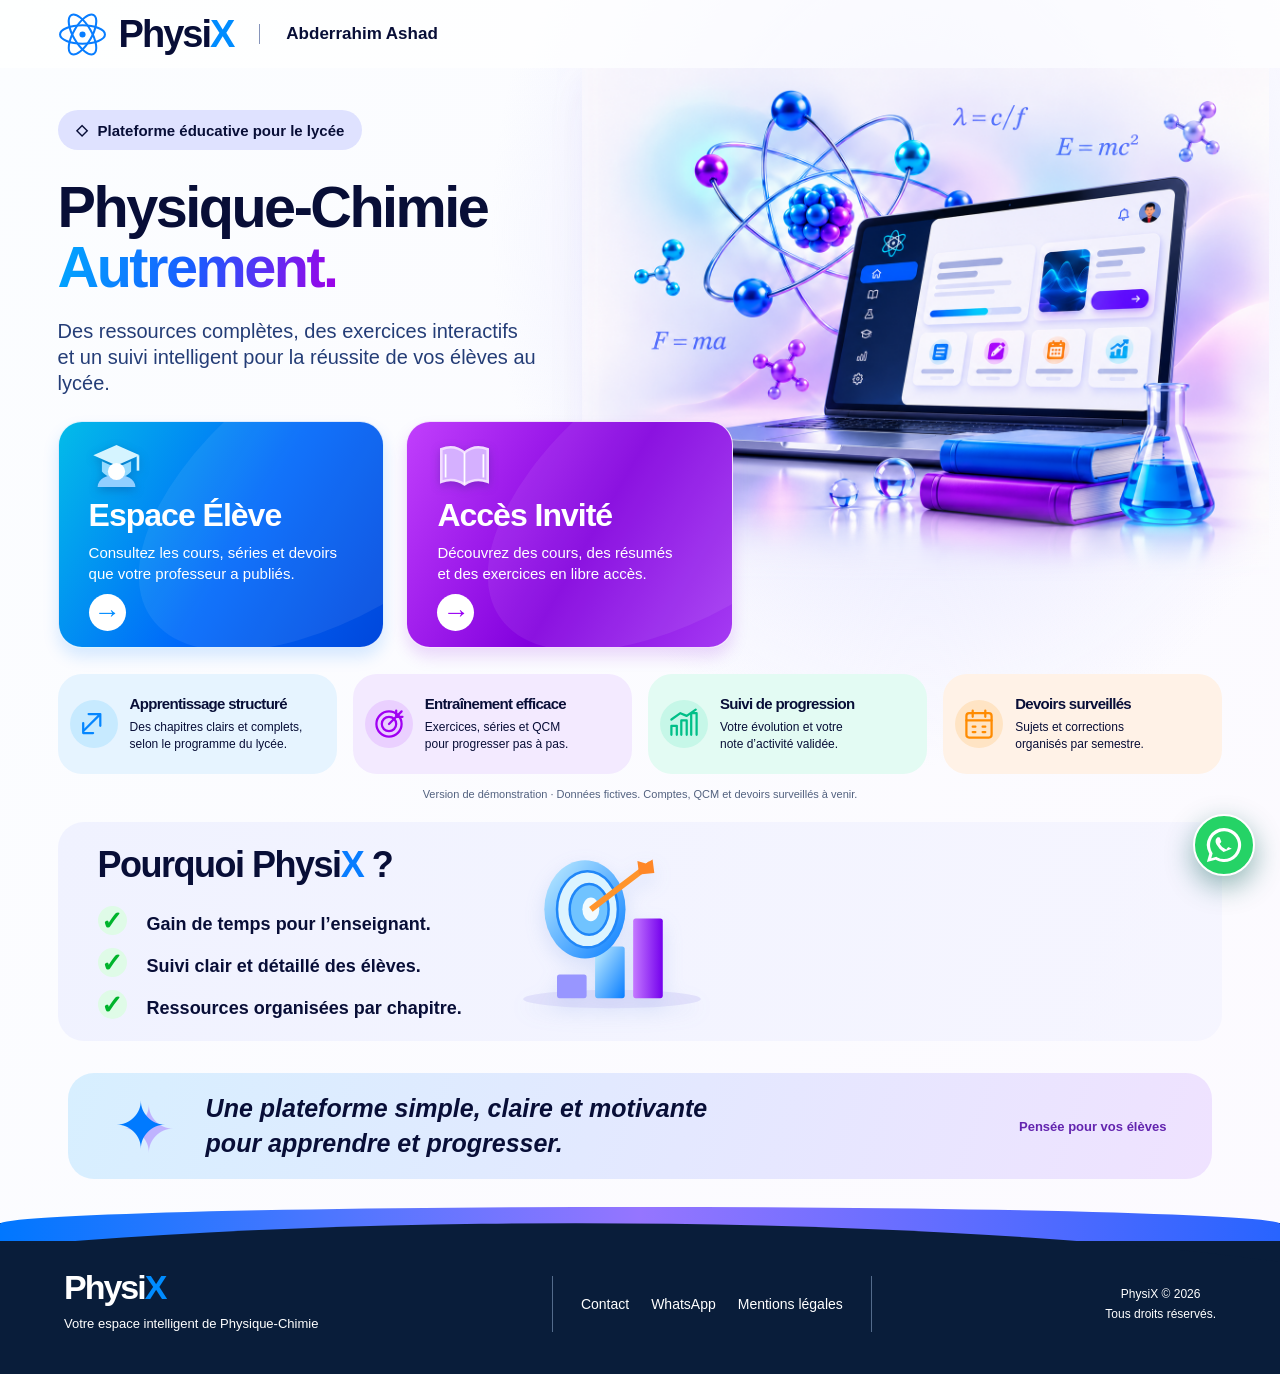
<file: index.html>
<!doctype html><html lang="fr"><head><meta charset="utf-8"><meta name="viewport" content="width=device-width,initial-scale=1"><title>PhysiX — Votre espace intelligent de Physique-Chimie</title><meta name="description" content="Apprenez la Physique-Chimie avec PhysiX : cours, séries et suivi pédagogique pour les lycéens au Maroc."><meta name="theme-color" content="#050d24"><link rel="stylesheet" href="/assets/styles.css"><link rel="stylesheet" href="/assets/home.css"><link rel="stylesheet" href="/assets/catalogue.css"></head><body class="entry-open"><div class="entry approved-home" id="entry" aria-label="Accueil PhysiX">
<a class="home-skip" href="#home-main">Aller au contenu</a>
<header class="home-header"><a class="home-brand" href="/" aria-label="PhysiX, accueil"><svg viewBox="0 0 48 48" aria-hidden="true"><g fill="none" stroke="currentColor" stroke-width="2"><ellipse cx="24" cy="24" rx="22" ry="9"/><ellipse cx="24" cy="24" rx="22" ry="9" transform="rotate(60 24 24)"/><ellipse cx="24" cy="24" rx="22" ry="9" transform="rotate(120 24 24)"/></g><circle cx="24" cy="24" r="3" fill="currentColor"/></svg><span>Physi<b>X</b></span></a><span class="home-author">Abderrahim Ashad</span></header>
<main id="home-main" class="home-container" tabindex="-1">
<section class="home-hero" aria-labelledby="home-title"><div class="home-copy"><span class="home-badge"><span aria-hidden="true">◇</span> Plateforme éducative pour le lycée</span><h1 id="home-title">Physique-Chimie<br><span>Autrement.</span></h1><p>Des ressources complètes, des exercices interactifs<br class="desktop-break"> et un suivi intelligent pour la réussite de vos élèves au lycée.</p></div><div class="home-art"><img src="/assets/hero-science.png" alt="Ordinateur présentant un espace pédagogique, atome bleu et violet, livres et fiole de laboratoire" width="1200" height="900" fetchpriority="high"></div>
<div class="home-access"><button class="access-card access-student" onclick="location.href='/eleve.html'"><span class="access-icon" aria-hidden="true"><svg viewBox="0 0 64 64"><path d="M5 20 32 8l27 12-27 12z" fill="#d5f4ff"/><path d="M15 27v12c8 10 26 10 34 0V27L32 35Z" fill="#96dbff"/><path d="M10 57c0-19 44-19 44 0" fill="#92cfff"/><circle cx="32" cy="39" r="10" fill="white"/><path d="M57 21v17" stroke="#d5f4ff" stroke-width="3"/></svg></span><strong>Espace Élève</strong><span>Consultez les cours, séries et devoirs<br>que votre professeur a publiés.</span><span class="access-arrow" aria-hidden="true">→</span></button><button class="access-card access-guest" onclick="enterDemo('guest')"><span class="access-icon" aria-hidden="true"><svg viewBox="0 0 64 64"><path d="M5 13c13-5 21-1 27 4 6-5 14-9 27-4v38c-13-5-21-1-27 3-6-4-14-8-27-3Z" fill="#d5b0ff" stroke="#f1dcff" stroke-width="3"/><path d="M32 17v37M10 19v27M54 19v27" stroke="white" stroke-width="2"/></svg></span><strong>Accès Invité</strong><span>Découvrez des cours, des résumés<br>et des exercices en libre accès.</span><span class="access-arrow" aria-hidden="true">→</span></button></div></section>
<section class="home-features" aria-label="Les atouts de PhysiX"><article class="feature-blue"><span class="feature-icon" aria-hidden="true"><svg viewBox="0 0 40 40"><path d="m9 27 18-18M14 9h13v13"/><path d="M8 19v11h11"/></svg></span><div><h2>Apprentissage structuré</h2><p>Des chapitres clairs et complets,<br>selon le programme du lycée.</p></div></article><article class="feature-purple"><span class="feature-icon" aria-hidden="true"><svg viewBox="0 0 40 40"><circle cx="20" cy="20" r="14"/><circle cx="20" cy="20" r="8"/><path d="m20 20 14-14M28 5v7h7"/></svg></span><div><h2>Entraînement efficace</h2><p>Exercices, séries et QCM<br>pour progresser pas à pas.</p></div></article><article class="feature-green"><span class="feature-icon" aria-hidden="true"><svg viewBox="0 0 40 40"><path d="M6 32V22h6v10M17 32V16h6v16M28 32V8h6v24M6 15l10-7 7 3 10-7"/></svg></span><div><h2>Suivi de progression</h2><p>Votre évolution et votre<br>note d’activité validée.</p></div></article><article class="feature-orange"><span class="feature-icon" aria-hidden="true"><svg viewBox="0 0 40 40"><rect x="6" y="8" width="28" height="27" rx="3"/><path d="M6 16h28M13 5v7M27 5v7M13 23h3M24 23h3M13 29h3M24 29h3"/></svg></span><div><h2>Devoirs surveillés</h2><p>Sujets et corrections<br>organisés par semestre.</p></div></article></section>
<p class="home-status">Version de démonstration · Données fictives. Comptes, QCM et devoirs surveillés à venir.</p>
<section class="home-why" id="pourquoi" aria-labelledby="why-heading"><div><h2 id="why-heading">Pourquoi Physi<span>X</span> ?</h2><ul><li>Gain de temps pour l’enseignant.</li><li>Suivi clair et détaillé des élèves.</li><li>Ressources organisées par chapitre.</li></ul></div><div class="home-target" aria-hidden="true"><svg viewBox="0 0 260 200"><defs><linearGradient id="target-blue" x2="1" y2="1"><stop stop-color="#c2eeff"/><stop offset="1" stop-color="#087dff"/></linearGradient><linearGradient id="target-purple"><stop stop-color="#c479ff"/><stop offset="1" stop-color="#7400ed"/></linearGradient></defs><ellipse cx="130" cy="182" rx="105" ry="11" fill="#c9c6f4" opacity=".4"/><rect x="65" y="153" width="35" height="28" rx="3" fill="#9896ff"/><rect x="110" y="120" width="35" height="61" rx="3" fill="url(#target-blue)"/><rect x="155" y="87" width="35" height="94" rx="3" fill="url(#target-purple)"/><ellipse cx="98" cy="76" rx="48" ry="58" fill="url(#target-blue)"/><ellipse cx="101" cy="76" rx="36" ry="45" fill="#dcf4ff" stroke="#2087f8" stroke-width="3"/><ellipse cx="103" cy="76" rx="23" ry="30" fill="#70c3ff" stroke="#2087f8" stroke-width="3"/><ellipse cx="105" cy="76" rx="10" ry="14" fill="#f2fbff"/><path d="m105 76 71-54" stroke="#ff942c" stroke-width="7"/><path d="m160 19 2 16 18-2-2-16-8 5Z" fill="#ff8727"/></svg></div></section>
<section class="home-promotion" aria-label="Notre ambition"><span class="promotion-symbol" aria-hidden="true">✦</span><p>Une plateforme simple, claire et motivante<br>pour apprendre et progresser.</p><span class="promotion-tag">Pensée pour vos élèves</span></section>
</main><button class="whatsapp-fab" type="button" data-home-action="whatsapp" aria-label="Contacter PhysiX sur WhatsApp" title="WhatsApp"><svg viewBox="0 0 32 32" aria-hidden="true"><path fill="currentColor" d="M16 .8A15.2 15.2 0 0 0 2.9 23.7L.8 31.2l7.7-2a15.2 15.2 0 1 0 7.5-28.4Zm0 27.7a12.4 12.4 0 0 1-6.3-1.7l-.5-.3-4.5 1.2 1.2-4.4-.3-.5A12.4 12.4 0 1 1 16 28.5Zm6.8-9.2c-.4-.2-2.2-1.1-2.6-1.2s-.6-.2-.8.2-.9 1.2-1.1 1.4-.4.3-.8.1a10.2 10.2 0 0 1-5.1-4.5c-.4-.7.4-.6 1.1-2 .1-.3.1-.5 0-.7l-1.2-2.9c-.3-.7-.6-.6-.8-.6h-.7c-.3 0-.7.1-1 .5s-1.3 1.2-1.3 3 1.3 3.6 1.5 3.8a14.6 14.6 0 0 0 5.6 5.9 5.9 0 0 0 4.9.3c1.3-.4 2.2-1.8 2.5-2.6.2-.7.2-1.3.1-1.4s-.3-.3-.7-.5Z"/></svg></button><footer class="home-footer"><div class="footer-inner"><div><a class="home-brand" href="/">Physi<b>X</b></a><p>Votre espace intelligent de Physique-Chimie</p></div><nav aria-label="Informations"><button data-home-action="contact">Contact</button><button data-home-action="whatsapp">WhatsApp</button><button data-home-action="legal">Mentions légales</button></nav><small>PhysiX © 2026<br>Tous droits réservés.</small></div></footer>
<dialog class="home-dialog" aria-labelledby="home-dialog-title"><button class="home-dialog-close" aria-label="Fermer">×</button><h2 id="home-dialog-title"></h2><p id="home-dialog-text"></p></dialog>
</div><div class="entry-modal" id="entryModal" role="dialog" aria-modal="true" aria-labelledby="entryModalTitle" aria-describedby="entryModalDesc"><div class="entry-dialog"><button class="close" onclick="closeEntryModal()" aria-label="Fermer">×</button><h2 id="entryModalTitle"></h2><p id="entryModalDesc"></p><div id="entryModalFields"></div><div class="entry-note">⚠ Mode démonstration : n'entrez aucune donnée personnelle ou mot de passe réel.</div><button class="cta" id="entryModalAction" onclick="enterDemo('student')">Voir la démonstration</button></div></div><div class="app"><aside class="sidebar"><div class="logo"><div class="atom">⚛</div><div>Physi<span>X</span><div style="font-size:11px;font-weight:400;color:#a9c3ee">Physique-Chimie · BIOF</div></div></div><nav class="nav" id="nav"></nav><div class="sidefoot">🔬 <b>Version de démonstration</b><br>Données fictives enregistrées dans ce navigateur. Aucune connexion sécurisée active.</div></aside><main class="main"><div class="top"><h1 id="pagetitle">Tableau de bord</h1><div class="topright"><span class="pill">🧪 Démonstration locale</span><button class="btn secondary sm" onclick="resetDemo()">↻ Réinitialiser</button></div></div><div id="content"></div></main></div><div class="toast" id="toast"></div><script src="/assets/catalogue.js" defer></script><script src="/assets/app.js" defer></script><script src="/assets/home.js" defer></script></body></html>
</file>
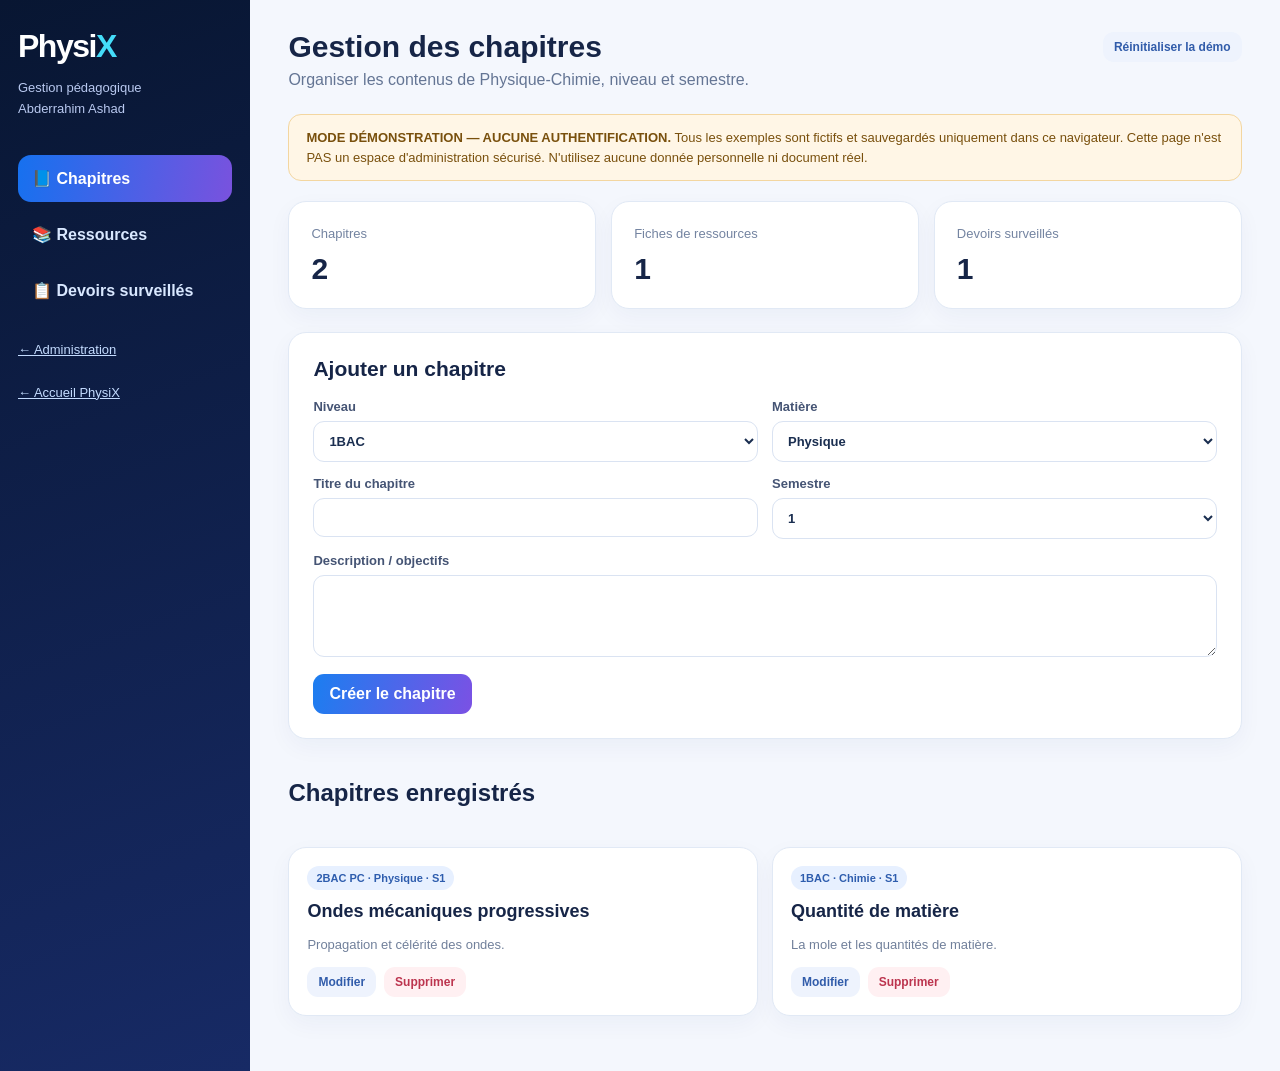
<file: admin-demo.html>
<!doctype html>
<html lang="fr"><head><meta charset="utf-8"><meta name="viewport" content="width=device-width,initial-scale=1"><meta name="robots" content="noindex,nofollow"><title>PhysiX — Gestion pédagogique (démo)</title>
<style>
:root{font-family:Inter,Segoe UI,Arial,sans-serif;color:#162547;background:#f4f7fd}*{box-sizing:border-box}body{margin:0}button,input,textarea,select{font:inherit}button{cursor:pointer}a{color:inherit}.layout{display:grid;grid-template-columns:250px minmax(0,1fr);min-height:100vh}.sidebar{background:linear-gradient(160deg,#081632,#172a65);color:white;padding:28px 18px}.brand{font-size:32px;font-weight:900;letter-spacing:-1.5px;text-decoration:none}.brand b{color:#44ddf9}.sidebar p{color:#b9c9f0;font-size:13px;line-height:1.6}.nav{display:grid;gap:9px;margin-top:35px}.nav button{border:0;border-radius:13px;padding:14px;background:transparent;color:#d9e8ff;text-align:left;font-weight:700}.nav button.active,.nav button:hover{background:linear-gradient(100deg,#1671ef,#7952de);color:#fff}.sidebar .back{display:block;margin-top:28px;font-size:13px;color:#c4dcff}.main{padding:30px clamp(15px,3vw,45px) 55px;max-width:1550px;width:100%;margin:auto}.heading{display:flex;align-items:center;justify-content:space-between;gap:15px;flex-wrap:wrap}.heading h1{margin:0;font-size:30px}.sub{color:#647594;margin:7px 0 25px}.warning{background:#fff6e6;color:#79500d;border:1px solid #f3d6a0;padding:13px 17px;border-radius:13px;margin:12px 0 20px;font-size:13px;line-height:1.5}.stats{display:grid;grid-template-columns:repeat(3,1fr);gap:15px;margin-bottom:23px}.stat,.panel,.item{background:#fff;border:1px solid #e1e9f5;border-radius:18px;box-shadow:0 8px 23px #1c34750b}.stat{padding:22px}.stat span{color:#7484a1;font-size:13px}.stat strong{display:block;font-size:30px;margin-top:10px}.panel{padding:24px;margin-bottom:20px}.panel h2{margin:0 0 18px;font-size:21px}.form{display:grid;grid-template-columns:repeat(2,minmax(0,1fr));gap:14px}.form label{font-size:13px;color:#455474;font-weight:700;display:block}.form input,.form select,.form textarea,.filter{width:100%;border:1px solid #dae3f2;background:#fff;border-radius:11px;padding:11px;margin-top:7px;color:#1a2e50}.form textarea{min-height:82px;resize:vertical}.full{grid-column:1/-1}.toolbar{display:flex;gap:10px;align-items:center;flex-wrap:wrap;margin:20px 0}.button{border:0;border-radius:11px;background:linear-gradient(105deg,#1b7ef0,#7b51e4);color:white;font-weight:750;padding:11px 16px}.button.secondary{background:#eef3fd;color:#315caa}.button.danger{background:#fff0f2;color:#bc344e}.button.small{padding:8px 11px;font-size:12px}.items{display:grid;grid-template-columns:repeat(2,minmax(0,1fr));gap:14px}.item{padding:18px}.item h3{margin:11px 0 8px;font-size:18px}.item p{font-size:13px;color:#71809b;line-height:1.5}.tag{display:inline-block;border-radius:40px;background:#e7f0ff;color:#2e5dae;padding:6px 9px;font-size:11px;font-weight:800}.tag.private{background:#fff1d6;color:#94600a}.item-actions{display:flex;gap:8px;flex-wrap:wrap;margin-top:13px}.empty{padding:28px;color:#7b8baa;text-align:center;background:white;border:1px dashed #cbd7e8;border-radius:15px}.notice{background:#f0f5ff;padding:15px;border-radius:12px;color:#4b628b;font-size:13px;line-height:1.6}.sr{position:absolute;width:1px;height:1px;overflow:hidden;clip:rect(0,0,0,0)}@media(max-width:850px){.layout{display:block}.sidebar{padding:17px}.nav{display:flex;overflow:auto;margin-top:12px}.nav button{white-space:nowrap}.sidebar .back{margin-top:12px}.stats,.items{grid-template-columns:1fr 1fr}}@media(max-width:550px){.main{padding:20px 15px}.stats,.items,.form{grid-template-columns:1fr}.full{grid-column:auto}.heading h1{font-size:26px}}@media(prefers-reduced-motion:reduce){*{scroll-behavior:auto!important;transition:none!important}}
</style></head><body>
<div class="layout"><aside class="sidebar"><a class="brand" href="/">Physi<b>X</b></a><p>Gestion pédagogique<br>Abderrahim Ashad</p><nav class="nav" id="nav" aria-label="Modules de gestion"></nav><a class="back" href="/admin">← Administration</a><a class="back" href="/">← Accueil PhysiX</a></aside>
<main class="main"><div class="heading"><h1 id="page-title">Gestion des chapitres</h1><button class="button secondary small" id="reset">Réinitialiser la démo</button></div><p class="sub">Organiser les contenus de Physique-Chimie, niveau et semestre.</p><div class="warning"><strong>MODE DÉMONSTRATION — AUCUNE AUTHENTIFICATION.</strong> Tous les exemples sont fictifs et sauvegardés uniquement dans ce navigateur. Cette page n'est PAS un espace d'administration sécurisé. N'utilisez aucune donnée personnelle ni document réel.</div><div class="stats" id="stats"></div><div id="view"></div></main></div>
<script>
"use strict";
const KEY="physix-admin-content-demo-v1";
// Fichiers en mémoire seulement : aucune pièce jointe envoyée, conservée ou publiée.
const localPreviewFiles=new Map();
const LEVELS=["1BAC","2BAC PC"],SUBJECTS=["Physique","Chimie"];
const starter=()=>({chapters:[
{id:"ch-wave",level:"2BAC PC",subject:"Physique",title:"Ondes mécaniques progressives",summary:"Propagation et célérité des ondes.",semester:1},
{id:"ch-chem",level:"1BAC",subject:"Chimie",title:"Quantité de matière",summary:"La mole et les quantités de matière.",semester:1}
],resources:[{id:"res-1",chapter:"ch-wave",title:"Résumé du chapitre",type:"Résumé",visibility:"public",status:"brouillon"}],devoirs:[{id:"ds-1",level:"2BAC PC",subject:"Physique",semester:1,number:1,title:"Devoir surveillé n° 1",duration:120,status:"brouillon",correction:"masquee"}]});
let data;try{data=JSON.parse(localStorage.getItem(KEY))||starter()}catch{data=starter()}
if(!data||!Array.isArray(data.chapters)||!Array.isArray(data.resources)||!Array.isArray(data.devoirs))data=starter();
const save=()=>localStorage.setItem(KEY,JSON.stringify(data));
const esc=t=>String(t??"").replace(/[&<>"']/g,c=>({"&":"&amp;","<":"&lt;",">":"&gt;",'"':"&quot;","'":"&#39;"}[c]));
const id=()=>String(Date.now())+"-"+Math.random().toString(36).slice(2,7);
const $=s=>document.querySelector(s);
let tab="chapters",editing=null;
// Les ordres des fiches sont indépendants par chapitre, et persistés uniquement dans ce navigateur.
function orderedResources(){return [...data.resources].sort((a,b)=>String(a.chapter).localeCompare(String(b.chapter))||(Number(a.order)||0)-(Number(b.order)||0)||String(a.title).localeCompare(String(b.title),"fr"))}
function moveResource(resourceId,direction){const target=data.resources.find(r=>r.id===resourceId);if(!target)return;const siblings=orderedResources().filter(r=>r.chapter===target.chapter);const at=siblings.findIndex(r=>r.id===resourceId),other=siblings[at+direction];if(!other)return;const currentOrders=siblings.map((r,i)=>({...r,order:i+1}));const nextAt=at+direction;[currentOrders[at],currentOrders[nextAt]]=[currentOrders[nextAt],currentOrders[at]];currentOrders.forEach((r,i)=>{const actual=data.resources.find(x=>x.id===r.id);actual.order=i+1});save();render()}

const items=[["chapters","📘 Chapitres"],["resources","📚 Ressources"],["devoirs","📋 Devoirs surveillés"]];
function selectTab(next){tab=next;editing=null;render()}
function input(label,name,value="",kind="text",opts=[]){if(kind==="select")return '<label>'+esc(label)+'<select name="'+name+'" required>'+opts.map(x=>'<option value="'+esc(x)+'" '+(String(value)===String(x)?"selected":"")+'>'+esc(x)+'</option>').join("")+'</select></label>';if(kind==="textarea")return '<label class="full">'+esc(label)+'<textarea name="'+name+'" maxlength="500">'+esc(value)+'</textarea></label>';return '<label>'+esc(label)+'<input type="'+kind+'" name="'+name+'" value="'+esc(value)+'" '+(kind==="text"?'maxlength="120" ':'')+'required></label>'}
function render(){
$("#nav").innerHTML=items.map(([key,title])=>'<button type="button" class="'+(tab===key?"active":"")+'" data-tab="'+key+'">'+title+'</button>').join("");
$("#page-title").textContent=({chapters:"Gestion des chapitres",resources:"Gestion des ressources",devoirs:"Gestion des devoirs"})[tab];
$("#stats").innerHTML=[["Chapitres",data.chapters.length],["Fiches de ressources",data.resources.length],["Devoirs surveillés",data.devoirs.length]].map(([t,n])=>'<div class="stat"><span>'+t+'</span><strong>'+n+'</strong></div>').join("");
$("#view").innerHTML=tab==="chapters"?chaptersView():tab==="resources"?resourcesView():devoirsView();
}
function chaptersView(){let edit=data.chapters.find(x=>x.id===editing)||{};return '<section class="panel"><h2>'+(editing?"Modifier le chapitre":"Ajouter un chapitre")+'</h2><form id="edit-form" class="form" data-type="chapters">'+input("Niveau","level",edit.level||LEVELS[0],"select",LEVELS)+input("Matière","subject",edit.subject||SUBJECTS[0],"select",SUBJECTS)+input("Titre du chapitre","title",edit.title||"")+input("Semestre","semester",edit.semester||1,"select",["1","2"])+input("Description / objectifs","summary",edit.summary||"","textarea")+'<div class="full"><button class="button" type="submit">'+(editing?"Enregistrer les modifications":"Créer le chapitre")+'</button> '+(editing?'<button type="button" class="button secondary" data-cancel>Annuler</button>':'')+'</div></form></section><div class="toolbar"><h2>Chapitres enregistrés</h2></div><div class="items">'+(data.chapters.map(x=>'<article class="item"><span class="tag">'+esc(x.level)+' · '+esc(x.subject)+' · S'+esc(x.semester)+'</span><h3>'+esc(x.title)+'</h3><p>'+esc(x.summary)+'</p><div class="item-actions"><button class="button small secondary" data-edit="'+esc(x.id)+'">Modifier</button>'+'<button class="button small danger" data-delete="'+esc(x.id)+'">Supprimer</button></div></article>').join("")||'<div class="empty">Aucun chapitre pour le moment.</div>')+'</div>'}
function chapterSelect(value){return '<label>Chapitre<select name="chapter" required>'+data.chapters.map(x=>'<option value="'+esc(x.id)+'" '+(x.id===value?"selected":"")+'>'+esc(x.level+" · "+x.subject+" — "+x.title)+'</option>').join("")+'</select></label>'}
function resourcesView(){let edit=data.resources.find(x=>x.id===editing)||{};return '<section class="panel"><h2>'+(editing?"Modifier la fiche":"Ajouter une fiche de ressource")+'</h2><div class="notice">La fiche et son statut sont conservés dans ce navigateur. Vous pouvez sélectionner un PDF pour une vérification temporaire sur cet appareil ; il ne sera ni téléchargé vers un serveur, ni conservé après actualisation, ni publié aux élèves.</div><br><form id="edit-form" class="form" data-type="resources">'+chapterSelect(edit.chapter||data.chapters[0]?.id||"")+input("Type","type",edit.type||"Cours","select",["Cours","Résumé","Exercices","Série","Correction","Vidéo","Présentation"])+input("Titre","title",edit.title||"")+input("Visibilité prévue","visibility",edit.visibility||"private","select",["private","public"])+input("Ordre dans le chapitre","order",edit.order||data.resources.filter(r=>r.chapter===(edit.chapter||data.chapters[0]?.id)).length+1,"number")+input("État","status",edit.status||"brouillon","select",["brouillon","publie","archive"])+'<label class="full">PDF à prévisualiser (facultatif, local uniquement)<input type="file" name="previewPdf" accept=".pdf,application/pdf"></label><div class="full"><button type="submit" class="button" '+(!data.chapters.length?"disabled":"")+'>'+(editing?"Enregistrer":"Ajouter la fiche")+'</button> '+(editing?'<button type="button" class="button secondary" data-cancel>Annuler</button>':'')+'</div></form></section><h2>Fiches créées</h2><div class="items">'+(orderedResources().map(x=>'<article class="item"><span class="tag '+(x.visibility==="private"?"private":"")+'">'+esc(x.type)+' · '+(x.visibility==="public"?"Public":"Privé")+'</span><h3>'+esc(x.title)+'</h3><p>'+esc(data.chapters.find(c=>c.id===x.chapter)?.title||"Chapitre supprimé")+' · Position '+esc(x.order||'—')+' · '+esc(x.status)+' · '+(localPreviewFiles.has(x.id)?"PDF sélectionné sur cet appareil":x.pdfName?"PDF non disponible après rechargement":"Aucun fichier joint") +'</p><div class="item-actions"><button class="button small secondary" data-edit="'+esc(x.id)+'">Modifier</button><button type="button" class="button small secondary" data-move="-1" data-rid="'+esc(x.id)+'" title="Monter cette ressource">↑ Monter</button><button type="button" class="button small secondary" data-move="1" data-rid="'+esc(x.id)+'" title="Descendre cette ressource">↓ Descendre</button>'+(localPreviewFiles.has(x.id)?'<button type="button" class="button small secondary" data-preview="'+esc(x.id)+'">Voir PDF local</button>':"")+'<button class="button small danger" data-delete="'+esc(x.id)+'">Supprimer</button></div></article>').join("")||'<div class="empty">Aucune ressource.</div>')+'</div>'}
function devoirsView(){let edit=data.devoirs.find(x=>x.id===editing)||{};return '<section class="panel"><h2>'+(editing?"Modifier le devoir":"Ajouter un devoir surveillé")+'</h2><div class="notice">Sujets et corrigés non joints dans cette démo. Le statut du corrigé est indicatif et ne déclenche aucun accès à un document privé.</div><br><form id="edit-form" class="form" data-type="devoirs">'+input("Niveau","level",edit.level||LEVELS[0],"select",LEVELS)+input("Matière","subject",edit.subject||SUBJECTS[0],"select",SUBJECTS)+input("Semestre","semester",edit.semester||1,"select",["1","2"])+input("N° du devoir","number",edit.number||1,"number")+input("Titre","title",edit.title||"")+input("Durée (minutes)","duration",edit.duration||60,"number")+input("État du devoir","status",edit.status||"brouillon","select",["brouillon","publie","archive"])+input("Correction","correction",edit.correction||"masquee","select",["masquee","autorisee"])+'<div class="full"><button class="button" type="submit">'+(editing?"Enregistrer":"Ajouter le devoir")+'</button> '+(editing?'<button class="button secondary" type="button" data-cancel>Annuler</button>':'')+'</div></form></section><h2>Devoirs enregistrés</h2><div class="items">'+(data.devoirs.map(x=>'<article class="item"><span class="tag">'+esc(x.level)+' · '+esc(x.subject)+' · S'+esc(x.semester)+'</span><h3>'+esc(x.title)+'</h3><p>Devoir n° '+esc(x.number)+' · '+esc(x.duration)+' min · '+esc(x.status)+' · Corrigé '+esc(x.correction)+'</p><div class="item-actions"><button class="button small secondary" data-edit="'+esc(x.id)+'">Modifier</button><button class="button small danger" data-delete="'+esc(x.id)+'">Supprimer</button></div></article>').join("")||'<div class="empty">Aucun devoir.</div>')+'</div>'}
document.addEventListener("click",e=>{const b=e.target.closest("button");if(!b)return;
if(b.hasAttribute("data-preview")){const file=localPreviewFiles.get(b.dataset.preview);if(file){const u=URL.createObjectURL(file);const w=window.open(u,"_blank","noopener,noreferrer");if(!w){URL.revokeObjectURL(u);alert("Autorisez les fenêtres pour consulter le PDF local.");return}setTimeout(()=>URL.revokeObjectURL(u),120000)}return}
if(b.hasAttribute("data-move")){moveResource(b.dataset.rid,Number(b.dataset.move));return}
if(b.dataset.tab){selectTab(b.dataset.tab);return}
if(b.hasAttribute("data-edit")){editing=b.dataset.edit;render();$("#edit-form")?.scrollIntoView({block:"start",behavior:"smooth"});return}
if(b.hasAttribute("data-cancel")){editing=null;render();return}
if(b.hasAttribute("data-delete")){const collection=data[tab],obj=collection.find(x=>x.id===b.dataset.delete);if(!obj)return;if(tab==="chapters"&&data.resources.some(x=>x.chapter===obj.id)){alert("Ce chapitre contient des fiches de ressources. Supprimez ou déplacez d'abord ces fiches.");return}if(!confirm("Supprimer cette fiche fictive ?"))return;data[tab]=collection.filter(x=>x.id!==obj.id);localPreviewFiles.delete(obj.id);editing=null;save();render();return}
});
document.addEventListener("submit",e=>{if(e.target.id!=="edit-form")return;e.preventDefault();let values=Object.fromEntries(new FormData(e.target).entries());let preview=values.previewPdf;delete values.previewPdf;if(preview&&preview.size){if(preview.type!=="application/pdf"&&!preview.name.toLowerCase().endsWith(".pdf")){alert("Veuillez sélectionner un PDF.");return}if(preview.size>10*1024*1024){alert("PDF trop volumineux : maximum 10 Mo pour la prévisualisation locale.");return}}for(const key of ["semester","number","duration","order"]){if(key in values){values[key]=Number(values[key]);if(!Number.isFinite(values[key])||values[key]<1){alert("Saisissez une valeur positive.");return}}}
if(!values.title||!values.title.trim()){alert("Le titre est obligatoire.");return}
if(tab==="resources"&&!data.chapters.some(c=>c.id===values.chapter)){alert("Choisissez un chapitre valide.");return}
values.title=values.title.trim();const collection=data[tab];let savedId=editing||id();if(tab==="resources"&&preview&&preview.size){values.pdfName=preview.name;localPreviewFiles.set(savedId,preview)}if(editing){const i=collection.findIndex(x=>x.id===editing);if(i<0)return;collection[i]={...collection[i],...values}}else collection.push({id:savedId,...values});
editing=null;save();render();window.scrollTo({top:0,behavior:"smooth"})});
$("#reset").addEventListener("click",()=>{if(confirm("Effacer tous les changements fictifs de CE navigateur ?")){data=starter();editing=null;localPreviewFiles.clear();save();render()}});
render();
</script></body></html>
</file>
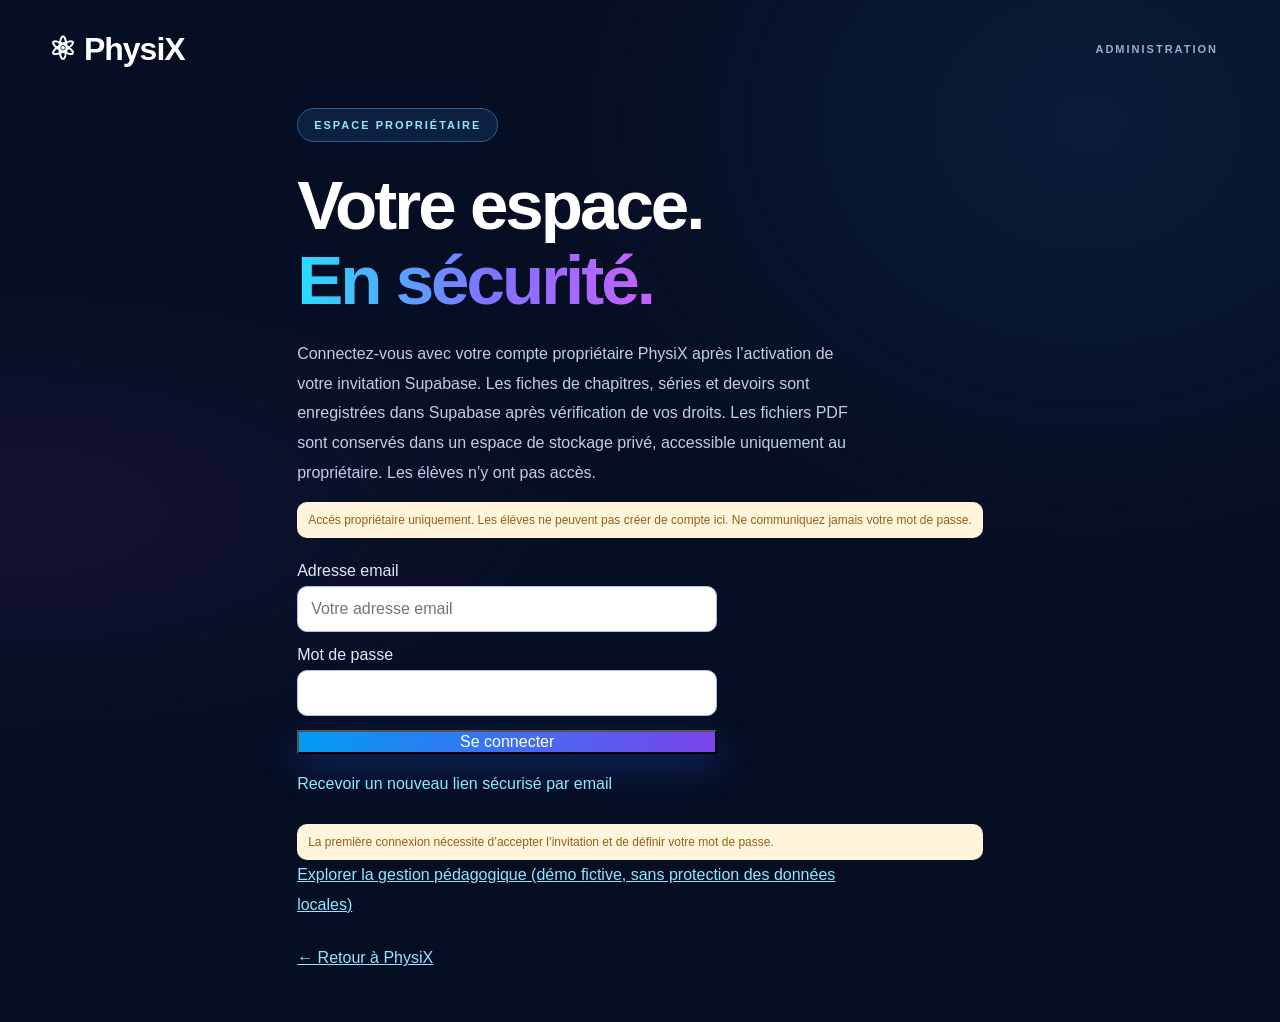
<file: admin.html>
<!doctype html>
<html lang="fr">
<head>
<meta charset="utf-8">
<meta name="viewport" content="width=device-width, initial-scale=1">
<meta name="robots" content="noindex, nofollow">
<title>PhysiX — Administration</title>
<link rel="stylesheet" href="/assets/styles.css">
<style>
#owner-form[hidden]{display:none!important}
.owner-authenticated .px-copy h1{font-size:clamp(30px,4vw,48px)}
.owner-authenticated .entry-note{display:none}
#content-root{scroll-margin-top:16px}
#content-root{max-width:980px;margin:28px auto 55px;text-align:left;color:#19325b;background:#f1f6fd;border-radius:20px;padding:clamp(16px,3vw,32px)}
#content-root[hidden]{display:none}
.content-head{display:flex;justify-content:space-between;align-items:flex-start;gap:16px;flex-wrap:wrap}
.content-head h2{margin:0;font-size:24px}.content-head p{line-height:1.5;color:#597096;font-size:14px}
.content-head button,#content-root button{cursor:pointer;border:1px solid #b8cbed;background:#e7effe;color:#214482;padding:10px 14px;border-radius:10px;font-weight:650}
.content-tabs{display:flex;gap:10px;flex-wrap:wrap;margin:22px 0}
.content-tabs button.selected,#content-form button[type=submit]{background:#216eea;color:white;border-color:#216eea}
.content-counts{display:flex;flex-wrap:wrap;gap:10px;margin:12px 0;color:#526889;font-size:13px}
.content-counts span{padding:9px 12px;background:white;border-radius:12px}
.content-section{padding:20px;background:#fff;border:1px solid #dbe5f5;border-radius:16px;margin:17px 0}
.content-section h3{margin:0 0 18px}
.content-form{display:grid;grid-template-columns:repeat(2,minmax(0,1fr));gap:14px}
.content-form label{display:block;font-size:13px;font-weight:700;color:#40557d}
.content-form input,.content-form select,.content-form textarea{display:block;width:100%;min-width:0;box-sizing:border-box;border:1px solid #c4d3eb;border-radius:10px;padding:10px;margin-top:5px;color:#162745;background:#fff}
.content-form textarea{min-height:65px}.content-form .full{grid-column:1/-1}
.content-items{display:grid;grid-template-columns:repeat(2,minmax(0,1fr));gap:12px}
.content-item{border:1px solid #dae4f4;border-radius:14px;padding:16px;min-width:0}
.content-item-line{display:flex;justify-content:space-between;gap:8px;align-items:flex-start}
.content-item-line strong{overflow-wrap:anywhere}.content-item p{font-size:13px;color:#657793;line-height:1.5}
.content-tag{white-space:nowrap;background:#edf4ff;color:#33599c;border-radius:30px;padding:5px 9px;font-size:11px;font-weight:700}
.content-actions{display:flex;gap:8px;flex-wrap:wrap}.content-actions button.danger{background:#fff0f0;color:#b63d54;border-color:#f5bec7}
.content-note{border-radius:12px;background:#e4f1fa;color:#214f77;padding:12px;margin:14px 0;font-size:14px}
.content-note.bad{background:#ffebee;color:#9c263a}
@media(max-width:640px){.content-form,.content-items{grid-template-columns:1fr}.content-form .full{grid-column:auto}}

/* Ecran simple : l'ajout de PDF d'abord, les réglages avancés ensuite. */
#quick-pdf-section{max-width:720px;margin:18px auto;padding:clamp(20px,4vw,38px);box-shadow:0 12px 32px #152a5b0a}
.quick-simple-header{display:flex;gap:16px;align-items:center;margin-bottom:24px}
.quick-step-icon{width:62px;height:62px;display:grid;place-items:center;background:#e8f1ff;border-radius:18px;font-size:30px;flex-shrink:0}
.quick-simple-header h3{font-size:26px;margin:0 0 5px;color:#153a7d}
.quick-simple-header p{font-size:15px;color:#607399;margin:0;line-height:1.5}
.quick-simple-form{display:flex;flex-direction:column;gap:11px}
.quick-simple-label{display:block;font-size:17px;font-weight:750;color:#18386e;margin-top:12px}
.quick-simple-form>select,.quick-simple-form>input[type=file]{display:block;width:100%;box-sizing:border-box;background:#f9fbff;color:#162c54;border:2px solid #ccdcfa;border-radius:13px;padding:17px;font:600 16px Inter,'Segoe UI',Arial,sans-serif}
.quick-simple-form>input[type=file]{cursor:pointer;border-style:dashed;background:#f4f8ff;min-height:92px}
.quick-file-hint{font-size:13px;color:#6980a7}
.quick-class-fieldset{border:0;padding:0;margin:18px 0 2px;min-width:0}
.quick-class-fieldset legend{font-size:17px;font-weight:750;color:#18386e;padding:0;margin-bottom:12px}
.quick-class-options{display:flex;gap:10px;flex-wrap:wrap}
.quick-class-chip{position:relative;display:inline-flex;align-items:center;gap:9px;border:2px solid #c7d9f9;border-radius:13px;padding:13px 16px;background:#f8fbff;color:#244372;font-weight:750;font-size:15px;cursor:pointer;min-height:51px}
.quick-class-chip:has(input:checked){border-color:#216eea;background:#e8f1ff;color:#134ba5}
.quick-class-chip input{width:19px;height:19px;accent-color:#216eea;cursor:pointer}
.quick-class-fieldset .quick-file-hint{margin-top:10px}
@media(max-width:540px){.quick-class-chip{flex:1 1 100%;width:100%}}

#content-root .quick-upload-btn{display:block;width:100%;margin:16px 0 4px;padding:18px 16px;border:0;border-radius:14px;background:#216eea;color:white;font-size:19px;font-weight:800;box-shadow:0 7px 18px #216eea33}
#content-root .quick-upload-btn:disabled{opacity:.55}
.quick-optional{border:1px solid #e0e9fa;border-radius:12px;padding:12px 16px;margin-top:7px;background:#f8faff}
.quick-optional summary,.quick-documents summary,.quick-advanced-menu summary{cursor:pointer;font-weight:700;color:#325c9c;line-height:1.6}
.quick-optional label{display:block;font-size:13px;font-weight:650;margin-top:14px}
.quick-optional select,.quick-optional input{width:100%;padding:11px;border:1px solid #b9cbeb;border-radius:10px;margin-top:6px;background:white}
.quick-documents{margin-top:24px;padding:18px 0;border-top:1px solid #e1e9f5}
.quick-documents>.content-items{margin-top:15px}
.quick-advanced-menu{max-width:720px;margin:24px auto 0;padding:17px 22px;border:1px solid #dce6f6;background:#fff;border-radius:15px}
@media(max-width:540px){.quick-simple-header h3{font-size:22px}.quick-simple-form>select,.quick-simple-form>input[type=file]{font-size:14px}#content-root .quick-upload-btn{font-size:17px}}


/* Sélection simple : classe → type → fichier, options complémentaires repliées. */
.quick-class-selector{width:100%;padding:16px;border:2px solid #c8dbfb;border-radius:13px;font-size:17px;color:#123565;background:#f8fbff}
.quick-primary-pdf{max-width:780px;margin:0 auto}
.quick-step{display:flex;flex-direction:column;gap:10px;margin:20px 0}
.quick-step label{font-size:17px;font-weight:800;color:#17376b}
.quick-step select,.quick-step input[type=file]{width:100%;padding:16px;border:2px solid #d2e0f8;border-radius:12px;background:#f8fbff}
.quick-step input[type=file]{border-style:dashed;min-height:85px}
#quick-main-upload{width:100%;margin:18px 0 8px;padding:18px;border:0;border-radius:14px;background:#216eea;color:#fff;font-size:19px;font-weight:800}
#quick-main-upload:disabled{opacity:.6;cursor:wait}
.physix-class-panel .content-form{margin-bottom:25px}
.quick-documents .content-item{min-width:0}

/* Chapitre obligatoire : création rapide sans quitter l'import. */
#quick-pdf-section #simple-chapter{background:#f7faff;border:2px solid #c7d9f9;border-radius:12px;padding:16px;font-weight:650;color:#18386e}
#simple-new-chapter{align-self:flex-start}
.quick-new-chapter{width:100%;padding:16px 18px;border:1px solid #b9d1fa;border-radius:13px;background:#f2f7ff;display:grid;gap:10px}
.quick-new-chapter[hidden]{display:none!important}
.quick-new-chapter label{font-size:14px;font-weight:700;color:#264f86}
.quick-new-chapter input,.quick-new-chapter select{width:100%;box-sizing:border-box;background:#fff;color:#213b64;padding:12px;border-radius:9px;border:1px solid #b9cdf0}
#simple-save-chapter{background:#216eea!important;color:#fff!important}
.quick-documents .quick-chapter-group{margin-top:18px}
.quick-documents .quick-chapter-heading{font-size:16px;color:#16447b;margin:14px 0 10px}

#simple-devoir-zone[hidden],#simple-chapter-zone[hidden]{display:none!important}
#simple-devoir-zone{border:1px solid #c6d9fa;border-radius:14px;padding:18px;background:#f8fbff;gap:12px}
#simple-devoir-zone select,#simple-devoir-zone input{display:block;box-sizing:border-box;width:100%;min-height:48px;border:1px solid #c1d4f5;border-radius:9px;padding:11px;color:#17386c;background:white}
#simple-devoir-zone label{font-size:15px;color:#183e75;font-weight:700}
.quick-chapter-group{margin:14px 0;border-top:1px solid #e4edfa;padding-top:12px}
.quick-chapter-heading{font-size:16px;margin:8px 0;color:#17417b}

.student-admin-section{margin-top:28px}
.student-admin-section h4{color:#183b75;font-size:18px;margin:24px 0 12px}
.student-admin-grid{display:grid;grid-template-columns:1fr 1fr;gap:22px}
.student-admin-grid form{display:grid;align-content:start;gap:10px}
.student-admin-grid label{display:grid;gap:6px;font-weight:700;color:#244575}
.student-admin-grid input,.student-admin-grid select{width:100%;background:#fff;border:1px solid #b9cef4;border-radius:10px;padding:12px;color:#1c3b69}
.student-admin-grid button,.student-admin-entry button{background:#e4eeff;border:1px solid #b2cbf4;border-radius:11px;padding:10px 14px;color:#143d84;font-weight:700;cursor:pointer}
.student-admin-entry{display:flex;align-items:center;justify-content:space-between;gap:12px;padding:13px 0;border-top:1px solid #edf1f8}
.student-admin-entry small{display:block;color:#617999;font-size:12px;margin:5px 0}
.student-admin-entry{display:flex;align-items:center;justify-content:space-between;gap:12px;padding:13px 0;border-top:1px solid #edf1f8}
.student-admin-help{font-size:14px;color:#597194}
@media(max-width:700px){.student-admin-grid{grid-template-columns:1fr}.student-admin-entry{flex-wrap:wrap}.student-admin-entry button{width:100%}}

/* Suivi pédagogique : grille claire pour prise de notes rapide pendant la séance. */
#content-root .track-entry{width:100%;background:#1767df;color:#fff;border:0;padding:16px;font-size:17px;margin:18px 0 8px;border-radius:14px;font-weight:800}
.tracking-section{max-width:1100px;margin:18px auto}
.track-heading{display:flex;gap:15px;align-items:flex-start;justify-content:space-between;flex-wrap:wrap}
.track-heading p{font-size:14px;color:#5d7296;line-height:1.5}
.track-back{font-size:13px;color:#1d58b4}
.track-toolbar{display:grid;grid-template-columns:2fr 1fr 1fr;gap:12px;align-items:end}
.track-toolbar label,.track-tools label,.track-roster label{font-weight:750;font-size:13px;color:#214377}
.track-toolbar select,.track-toolbar input,.track-tools input,.track-roster textarea{display:block;width:100%;box-sizing:border-box;margin-top:6px;border:1px solid #c6d7f3;border-radius:10px;padding:12px;background:white;color:#1d3c72}
.track-note{padding:12px 14px;margin:18px 0;border-radius:11px;background:#edf5ff;color:#26517f;font-size:13px}
.track-note.bad{background:#fff1f1;color:#9c3440}
.track-roster{border:1px solid #d8e6fb;background:#f8fbff;padding:15px;border-radius:12px;margin:16px 0}
.track-roster summary{font-weight:750;color:#2154a1;cursor:pointer}
.track-roster form{display:grid;gap:12px;margin:12px 0}
.track-roster button{justify-self:start}
.track-roster small{color:#667995;display:block;margin-top:8px}
.track-tools{display:flex;align-items:end;justify-content:space-between;gap:10px;flex-wrap:wrap;margin:18px 0}
.track-tools label{min-width:230px;flex:1}
.track-summary{display:grid;grid-template-columns:repeat(4,minmax(0,1fr));gap:10px;margin:16px 0}
.track-stat{display:grid;gap:4px;padding:14px 10px;border:1px solid #d8e4f5;background:#f8fbff;border-radius:13px}
.track-stat strong{font-size:24px;color:#144d9e}
.track-stat small{font-size:12px;color:#6a7c95}
.track-list{display:grid;gap:14px}
.track-pupil{border:1px solid #d9e5f8;border-radius:15px;padding:18px;background:#fff}
.track-pupil-head{display:flex;align-items:center;justify-content:space-between;gap:12px;flex-wrap:wrap;margin-bottom:14px}
.track-pupil-head strong{font-size:17px;color:#163b75}
.track-total{font-size:13px;color:#607aa4}
.track-actions{display:flex;flex-wrap:wrap;gap:7px}
#content-root .track-actions button{font-size:12px;padding:10px;border-radius:10px;border:1px solid #c9dcf7;color:#1a559f;background:#f3f8ff}
#content-root .track-actions button.track-caution{background:#fff7ef;color:#97521c;border-color:#f1d5b5}
.track-grade{margin-top:15px;padding-top:14px;border-top:1px solid #e8eff9;display:flex;flex-wrap:wrap;gap:10px;align-items:end}
.track-grade label{font-size:12px;font-weight:700;color:#4b658d;flex:1 1 200px}
.track-grade input{display:block;width:100%;padding:11px;border:1px solid #c8d8f0;border-radius:10px;background:white;margin-top:5px}
#content-root .track-grade button{white-space:nowrap}
#content-root .track-grade .track-secondary{background:white;color:#8a4f65;border-color:#f0d4da}
.track-empty{background:#f6f9ff;padding:25px;color:#637c9e;border-radius:14px;text-align:center}
.track-history{margin-top:20px;padding:16px;border:1px solid #dee8f6;border-radius:13px}
.track-history summary{cursor:pointer;font-weight:750;color:#1b4c97}
.track-log{display:flex;justify-content:space-between;gap:10px;align-items:center;border-top:1px solid #e9eff8;padding:11px 0;flex-wrap:wrap;font-size:13px}
@media(max-width:700px){.track-toolbar{grid-template-columns:1fr 1fr}.track-toolbar label:first-child{grid-column:1/-1}.track-summary{grid-template-columns:repeat(2,minmax(0,1fr))}.track-grade button{flex:1 1 100%}.track-pupil{padding:12px}}


/* Travaux, annonces, objectifs et liaison d'identité : propriétaire exclusivement. */
.px-pedagogy{max-width:1080px;margin:18px auto}
.px-pedagogy>h3{font-size:22px;color:#173a73}
.px-pedagogy>p{color:#5c769e;line-height:1.5}
.px-ped-toolbar{display:flex;flex-wrap:wrap;gap:13px;align-items:end;margin:16px 0}
.px-ped-toolbar label{flex:1;min-width:175px;font-size:13px;font-weight:700;color:#305484}
.px-pedagogy select,.px-pedagogy input,.px-pedagogy textarea{display:block;width:100%;box-sizing:border-box;padding:12px;margin-top:5px;border:1px solid #c2d5f1;border-radius:11px;background:#fff;color:#1d3c72;font:inherit}
.px-ped-panels{display:grid;grid-template-columns:repeat(2,minmax(0,1fr));gap:16px;margin-top:18px}
.px-ped-panels>section{background:#f9fbff;border:1px solid #dbe6f7;border-radius:15px;padding:17px;min-width:0}
.px-ped-panels h4{font-size:18px;color:#224d90;margin:0 0 14px}
.px-ped-panels p{font-size:13px;color:#6782a5;line-height:1.6}
.px-ped-panels form{display:grid;gap:12px;margin-bottom:19px}
.px-ped-panels label{display:block;font-size:13px;font-weight:700;color:#2d5689}
.px-ped-panels form>button{justify-self:start}
.px-ped-item{border-top:1px solid #dce8f9;display:flex;flex-wrap:wrap;justify-content:space-between;align-items:center;gap:10px;padding:14px 0}
.px-ped-item>div:first-child{min-width:0;flex:1}
.px-ped-item strong{color:#234a86;overflow-wrap:anywhere}
.px-ped-item small{display:block;color:#607aa0;margin-top:7px;white-space:pre-wrap;overflow-wrap:anywhere}
.px-ped-actions{display:flex;flex-wrap:wrap;gap:7px}
#content-root .px-ped-item button{font-size:12px;padding:8px 11px}
#content-root .px-ped-item button.danger{background:#fff1f3;color:#9e4354;border-color:#edcad3}
@media(max-width:750px){.px-ped-panels{grid-template-columns:1fr}}

.track-ident{display:flex;align-items:center;gap:11px;min-width:0}
.track-avatar,.track-avatar-empty{display:inline-grid;place-items:center;width:48px;height:48px;min-width:48px;border-radius:50%;object-fit:cover;background:#e8f2ff;border:2px solid #bfd4f3;font-size:23px}
.track-ident strong{overflow-wrap:anywhere}

/* Trombinoscope privé et bilan pédagogique du professeur. */
.overview-home-shortcuts{max-width:720px;margin:12px auto 0;display:grid;grid-template-columns:1fr 1fr;gap:12px}
#content-root .overview-home-shortcuts button{background:#fff;color:#1d58a9;border:2px solid #c4d9f7;padding:17px;font-size:16px;font-weight:800}
.px-overview{max-width:1140px;margin:18px auto}
.px-overview-title{display:flex;justify-content:space-between;align-items:flex-start;flex-wrap:wrap;gap:15px}
.px-overview-title h3{margin:0 0 8px;color:#1d427e;font-size:23px}
.px-overview-title p{margin:0;color:#627d9d;font-size:14px;line-height:1.55}
.px-overview-toolbar{display:grid;grid-template-columns:repeat(3,minmax(0,1fr));gap:13px;margin:20px 0}
.px-overview-toolbar label{font-size:13px;font-weight:800;color:#264e83}
.px-overview-toolbar select,.px-overview-toolbar input{display:block;width:100%;box-sizing:border-box;margin-top:7px;border:1px solid #bfd5f2;background:white;color:#173d77;border-radius:11px;padding:12px}
.px-overview-stats{display:grid;grid-template-columns:repeat(3,minmax(0,1fr));gap:13px;margin:20px 0}
.px-overview-metric{display:flex;flex-direction:column;align-items:flex-start;gap:5px;background:#f6f9ff;border:1px solid #d9e6f9;border-radius:15px;padding:18px}
.px-overview-metric>span{font-size:25px}.px-overview-metric strong{font-size:28px;font-weight:850;color:#165bb8}.px-overview-metric small{font-size:12px;color:#627d9d}
.px-overview h4{font-size:18px;color:#1e4886;margin:24px 0 12px}
.px-overview-table-wrap{width:100%;overflow-x:auto;border:1px solid #e0e9f6;border-radius:12px}
.px-overview table{width:100%;border-collapse:collapse;min-width:700px;font-size:13px;text-align:left}
.px-overview th,.px-overview td{padding:13px;border-bottom:1px solid #e5edf9;white-space:nowrap}
.px-overview thead th{background:#edf4ff;color:#254f89}
.px-overview tbody tr:nth-child(even){background:#f9fbff}
.px-overview-hint{color:#7283a1;font-size:13px;line-height:1.6}
.px-portrait-summary{display:flex;gap:10px;align-items:center;color:#3b5b8c;margin:15px 0}
.px-portrait-grid{display:grid;grid-template-columns:repeat(auto-fill,minmax(160px,1fr));gap:15px;margin-top:18px}
.px-portrait-card{display:flex;align-items:center;flex-direction:column;gap:8px;min-width:0;background:#fafcff;border:1px solid #d9e7fa;border-radius:17px;padding:15px 11px;text-align:center}
.px-portrait-image{height:130px;width:130px;display:grid;place-items:center;background:#e8f2ff;border-radius:14px;overflow:hidden;color:#597cab}
.px-portrait-image img{height:100%;width:100%;object-fit:cover}.px-portrait-image>span{font-size:45px}
.px-portrait-card strong{color:#163e7b;overflow-wrap:anywhere;font-size:14px}
.px-portrait-card small{color:#5a769c;font-size:12px}
.px-portrait-label{color:#6182a5;font-size:11px}
@media(max-width:720px){.px-overview-toolbar{grid-template-columns:1fr 1fr}.px-overview-toolbar label:first-child{grid-column:1/-1}.px-overview-stats{grid-template-columns:repeat(2,minmax(0,1fr))}}
@media(max-width:480px){.overview-home-shortcuts{grid-template-columns:1fr}.px-portrait-grid{grid-template-columns:repeat(2,minmax(0,1fr));gap:8px}.px-portrait-image{width:100%;height:110px}}

.ai-teacher{max-width:1100px;margin:18px auto}.ai-head h3{font-size:23px;color:#164077}
.ai-head p,.ai-help{color:#617b9f;font-size:13px;line-height:1.55}
.ai-toolbar{display:flex;gap:12px;flex-wrap:wrap;margin:15px 0}
.ai-toolbar label{flex:1;min-width:170px;font-size:13px;font-weight:700}
.ai-teacher select,.ai-teacher input,.ai-teacher textarea{width:100%;box-sizing:border-box;margin-top:6px;padding:12px;border:1px solid #cbdcf5;border-radius:10px;background:#fff;color:#183765;font:inherit}
.ai-editor{background:#f8fbff;border:1px solid #d9e7fa;border-radius:16px;padding:18px;margin:20px 0}
.ai-editor form{display:grid;gap:12px;margin-top:16px}
.ai-editor label{font-size:13px;font-weight:750;color:#315887}
.ai-exercise{display:flex;justify-content:space-between;align-items:flex-start;gap:14px;border-bottom:1px solid #e3ebf6;padding:16px 0}
.ai-exercise strong{color:#173d78}.ai-exercise small{display:block;color:#6b84a6;margin-top:8px}
.ai-exercise details{margin-top:12px}.ai-exercise details p{white-space:pre-wrap;overflow-wrap:anywhere;line-height:1.5}
.ai-actions{display:flex;gap:8px;flex-wrap:wrap}.ai-actions button{font-size:13px}

/* Private teacher notifications and manual photo review, without AI usage. */
.px-notifications{position:fixed;right:18px;bottom:18px;z-index:9998;max-width:min(420px,calc(100vw - 36px));font:14px system-ui,sans-serif;color:#173b72}
.px-notifications>#px-notify-toggle{background:#154ca6;color:white;padding:14px 19px;border:0;border-radius:24px;box-shadow:0 8px 28px #142b5760;font-weight:800;cursor:pointer}
#px-notify-count{display:inline-block;background:#e92e49;color:white;border-radius:99px;padding:3px 8px;margin-left:5px}
#px-notify-count[hidden]{display:none}
#px-notify-menu{background:#fff;color:#173b72;border:1px solid #d8e6f9;border-radius:16px;box-shadow:0 12px 35px #142e4860;margin-bottom:10px;padding:18px;max-height:70vh;overflow:auto}
#px-notify-menu[hidden]{display:none}
#px-notify-menu h3{margin:0 0 10px;font-size:18px}
.px-notification-item{border-top:1px solid #e6effb;padding:10px 2px;display:grid;gap:4px}
.px-notification-item small{color:#47709b;overflow-wrap:anywhere}
.px-notification-item time{font-size:11px;color:#6e87a5}
#px-notify-open{background:#175dba;color:#fff;border:0;padding:12px;border-radius:10px;margin-top:12px;width:100%;cursor:pointer}
.ai-remises .ai-toolbar{display:flex;gap:12px;flex-wrap:wrap;margin:15px 0}
.ai-remises .ai-toolbar label{flex:1;min-width:180px}
.ai-remises select{width:100%;padding:12px;margin-top:5px;border:1px solid #cbdcf2;border-radius:11px}
.copy-preview{display:grid;grid-template-columns:repeat(auto-fit,minmax(170px,1fr));gap:12px;margin:12px 0}
.copy-preview figure{margin:0;padding:7px;background:#f5f9ff;border-radius:10px;border:1px solid #d8e8fa}
.copy-preview img{display:block;max-width:100%;height:auto;max-height:450px;object-fit:contain;margin:auto}
.copy-preview figcaption{text-align:center;font-size:12px;color:#6080a0;margin-top:5px}
@media(max-width:540px){.px-notifications{right:8px;bottom:10px;max-width:calc(100vw - 16px)}}

/* Tirage au sort en classe, contenu réservé à l’enseignant */
.px-wheel,.px-qcm-admin{max-width:1050px;margin:20px auto}
.px-wheel h3,.px-qcm-admin h3{color:#1a427c;font-size:22px}
.px-wheel p,.px-qcm-admin p{color:#647c9e;font-size:14px;line-height:1.6}
.px-wheel-controls,.px-qcm-controls{display:flex;gap:13px;flex-wrap:wrap;align-items:end;margin:16px 0}
.px-wheel-controls label,.px-qcm-controls label{flex:1;min-width:185px;font-size:13px;color:#28528c;font-weight:750}
.px-wheel-controls select,.px-qcm-controls select{display:block;width:100%;box-sizing:border-box;margin-top:5px;padding:12px;border-radius:10px;border:1px solid #c3d6f0;background:#fff}
.px-wheel-controls .px-wheel-checkbox{display:flex;gap:9px;align-items:center;font-size:14px}
.px-wheel-controls input[type=checkbox]{height:19px;width:19px;flex-shrink:0}
.px-wheel-stage{position:relative;display:grid;place-items:center;margin:20px auto;width:min(400px,90vw)}
.px-wheel-disc{width:100%;aspect-ratio:1;border:12px solid #e5f0ff;border-radius:50%;box-sizing:border-box;box-shadow:0 14px 35px #1e437a26;display:grid;place-items:center;transition:transform 4.6s cubic-bezier(.14,.65,.12,1)}
.px-wheel-center{width:31%;aspect-ratio:1;border-radius:50%;background:white;box-shadow:0 2px 15px #11325e44;display:grid;place-items:center;font-weight:800;font-size:clamp(12px,2vw,19px);text-align:center;color:#1a4f9e}
.px-wheel-pointer{position:absolute;top:-16px;left:50%;transform:translateX(-50%);font-size:40px;color:#c9274c;z-index:2;text-shadow:0 2px 7px #fff}
.px-wheel-winner{text-align:center;color:#0b539d;font-size:clamp(20px,3vw,30px);font-weight:900;min-height:60px;margin:20px 0}
.px-wheel-actions{display:flex;flex-wrap:wrap;gap:12px;justify-content:center}
#content-root .px-wheel-actions button:first-child{background:#1b67dc;color:white;border-color:#1b67dc;font-size:17px;padding:15px 22px}
.px-wheel-left{text-align:center}
.px-qcm-form-wrap{border:1px solid #dbe7f8;border-radius:16px;background:#fafcff;padding:20px;margin:22px 0}
.px-qcm-form-wrap summary{cursor:pointer;color:#214a83;font-weight:800;font-size:17px}
#qcm-owner-form{display:grid;grid-template-columns:repeat(2,minmax(0,1fr));gap:13px;margin-top:15px}
#qcm-owner-form label{display:block;font-size:13px;color:#2f5485;font-weight:750}
#qcm-owner-form textarea,#qcm-owner-form input,#qcm-owner-form select{display:block;width:100%;box-sizing:border-box;margin-top:6px;padding:12px;border:1px solid #bfd3ef;border-radius:10px;background:white;font:inherit}
#qcm-owner-form label:first-child,#qcm-owner-form label:nth-last-child(2){grid-column:1/-1}
#qcm-owner-form button{justify-self:start}
.px-qcm-owner-item{border-bottom:1px solid #e1eafa;padding:18px 0;display:flex;flex-wrap:wrap;gap:15px;justify-content:space-between}
.px-qcm-owner-item>div:first-child{flex:1;min-width:200px}.px-qcm-owner-item strong{color:#1b427b}
.px-qcm-owner-item small{display:block;color:#6280a8;margin-top:7px}
.px-qcm-owner-item ol{line-height:1.7;color:#2e4e7c}
.px-qcm-actions{display:flex;gap:8px;flex-wrap:wrap;align-items:start}
.px-qcm-stats{overflow-x:auto}.px-qcm-stats table{width:100%;border-collapse:collapse;text-align:left}
.px-qcm-stats td,.px-qcm-stats th{padding:12px;border-bottom:1px solid #e3ebf9}
@media(max-width:640px){#qcm-owner-form{grid-template-columns:1fr}#qcm-owner-form label:first-child,#qcm-owner-form label:nth-last-child(2){grid-column:auto}}

/* Everyday teaching actions: clear, responsive, low-clutter. */
.px-simple-welcome{margin:20px 0 12px;padding:18px 22px;border:1px solid #dae5f7;border-radius:16px;background:#f5f9ff}
.px-simple-welcome h3{margin:0;color:#153d7a;font-size:21px}
.px-simple-welcome p{margin:7px 0 0;color:#577198;font-size:14px}
.px-simple-actions{display:grid;grid-template-columns:repeat(3,minmax(0,1fr));gap:12px;margin:16px 0 22px}
#content-root .px-simple-actions button{min-height:90px;padding:16px;text-align:left;border:1px solid #d0dff5;border-radius:15px;background:#fff;color:#184478;font-size:16px;font-weight:750;box-shadow:0 5px 15px #102a5a0a}
#content-root .px-simple-actions button:hover,#content-root .px-simple-actions button:focus-visible{border-color:#3880e8;background:#eef6ff}
.px-simple-secondary{margin:8px 0 20px;padding:14px 18px;border:1px solid #dce8f7;border-radius:14px}
.px-simple-secondary summary{cursor:pointer;color:#355d96;font-weight:700}
@media(max-width:850px){.px-simple-actions{grid-template-columns:repeat(2,minmax(0,1fr))}}
@media(max-width:530px){.px-simple-actions{grid-template-columns:1fr 1fr;gap:9px}#content-root .px-simple-actions button{font-size:13px;min-height:78px;padding:12px}}

/* PhysiX professional workspace: compact, high-contrast and classroom-friendly. */
#content-root{max-width:1180px;background:#f4f7fc;padding:clamp(16px,2.4vw,32px);color:#172a48}
.px-pro-shell{display:grid;gap:22px}
.px-pro-hero{display:flex;align-items:center;justify-content:space-between;gap:20px;flex-wrap:wrap;padding:32px 34px;border-radius:22px;color:#fff;background:linear-gradient(112deg,#102b57 0%,#1b4e91 74%,#296cae 100%);box-shadow:0 14px 26px #123a7230}
.px-pro-eyebrow{font-size:11px;font-weight:850;letter-spacing:2px;color:#9cd8ff}
.px-pro-eyebrow span{padding:0 7px;color:#b8cfe8}
.px-pro-hero h2{font-size:clamp(27px,3.2vw,38px);margin:12px 0 7px;font-weight:850;line-height:1.16;color:#fff}
.px-pro-hero p{margin:0;color:#d1e3f8;font-size:15px;line-height:1.5}
#content-root .px-pro-logout{background:#ffffff15;color:white;border:1px solid #ffffff6b;padding:11px 16px;border-radius:11px}
.px-pro-summary{display:grid;grid-template-columns:repeat(4,minmax(0,1fr));gap:14px}
.px-pro-kpi{display:flex;flex-direction:column;gap:6px;min-width:0;padding:19px 20px;border:1px solid #dfe7f3;background:#fff;border-radius:17px;box-shadow:0 2px 9px #12356009}
.px-pro-kpi span{font-size:13px;color:#657792;font-weight:750}
.px-pro-kpi strong{font-size:34px;line-height:1.15;color:#164b8f;font-weight:850;font-variant-numeric:tabular-nums}
.px-pro-kpi small{color:#7789a3;font-size:11px;line-height:1.45}
.px-pro-section-heading{display:flex;justify-content:space-between;align-items:center;margin-top:2px}
.px-pro-section-heading h3,.px-pro-groups h3{margin:0 0 5px;font-size:20px;color:#163863}
.px-pro-section-heading p,.px-pro-groups p{margin:0;color:#6d7e96;font-size:13px}
.px-pro-actions{display:grid;grid-template-columns:repeat(3,minmax(0,1fr));gap:13px}
#content-root .px-pro-actions button{display:flex;align-items:flex-start;flex-direction:column;min-height:140px;text-align:left;padding:21px;border:1px solid #dfe7f2;background:#fff;border-radius:17px;box-shadow:0 3px 13px #1235600a;transition:transform .15s ease,border-color .15s ease,box-shadow .15s ease}
#content-root .px-pro-actions button:hover,#content-root .px-pro-actions button:focus-visible{border-color:#76a6e7;transform:translateY(-2px);box-shadow:0 9px 22px #12356016}
.px-pro-action-icon{font-size:25px;margin-bottom:15px;background:#edf5ff;border-radius:12px;display:grid;place-items:center;width:47px;height:47px}
.px-pro-actions strong{font-size:16px;color:#183e70;margin-bottom:5px}
.px-pro-actions small{font-size:12px;color:#70819b;font-weight:500;line-height:1.5}
.px-pro-groups{display:grid;gap:15px;background:#fff;border:1px solid #dfe7f3;border-radius:18px;padding:23px}
.px-pro-group-chips{display:flex;flex-wrap:wrap;gap:9px}
#content-root .px-pro-group-chips button{background:#ecf4ff;color:#21528d;border:1px solid #cbdff7;font-size:13px;padding:10px 13px;border-radius:10px}
#content-root .px-pro-group-chips button:hover{background:#dcecff;border-color:#74a6df}
.px-pro-tip{padding:10px 13px;border-left:3px solid #4489df;background:#f2f7ff;border-radius:8px}
#quick-pdf-section{max-width:none;margin:0 0 20px;box-shadow:0 4px 16px #12356009}
@media(max-width:850px){.px-pro-summary{grid-template-columns:repeat(2,minmax(0,1fr))}.px-pro-actions{grid-template-columns:repeat(2,minmax(0,1fr))}}
@media(max-width:530px){.px-pro-hero{padding:23px 20px}.px-pro-summary{gap:9px}.px-pro-kpi{padding:14px}.px-pro-kpi strong{font-size:28px}.px-pro-actions{gap:9px}#content-root .px-pro-actions button{min-height:130px;padding:14px}.px-pro-actions strong{font-size:14px}.px-pro-actions small{font-size:11px}.px-pro-group-chips{gap:7px}}
@media(prefers-reduced-motion:reduce){#content-root .px-pro-actions button{transition:none}}
</style>
<link rel="stylesheet" href="/assets/admin-pro.css">
</head>
<body>
<main class="entry">
<div class="entry-wrap">
<header class="entry-header"><a class="entry-brand" href="/" style="color:white;text-decoration:none">⚛ PhysiX</a><span class="entry-badge">ADMINISTRATION</span></header>
<section class="px-copy" style="max-width:700px;margin:auto">
<div class="px-pill">ESPACE PROPRIÉTAIRE</div>
<h1>Votre espace.<br><em>En sécurité.</em></h1>
<p>Connectez-vous avec votre compte propriétaire PhysiX après l’activation de votre invitation Supabase. Les fiches de chapitres, séries et devoirs sont enregistrées dans Supabase après vérification de vos droits. Les fichiers PDF sont conservés dans un espace de stockage privé, accessible uniquement au propriétaire. Les élèves n’y ont pas accès.</p>
<div class="entry-note">Accès propriétaire uniquement. Les élèves ne peuvent pas créer de compte ici. Ne communiquez jamais votre mot de passe.</div>
<form id="owner-form" style="max-width:420px;margin:24px 0;display:grid;gap:14px;text-align:left"><label style="display:grid;gap:6px;color:#dceaff">Adresse email<input type="email" name="email" autocomplete="username" required style="padding:13px;border-radius:10px;border:1px solid #abc3e8;color:#102044" placeholder="Votre adresse email"></label><label style="display:grid;gap:6px;color:#dceaff">Mot de passe<input type="password" name="password" autocomplete="current-password" required style="padding:13px;border-radius:10px;border:1px solid #abc3e8;color:#102044"></label><button type="submit" class="px-primary" style="cursor:pointer">Se connecter</button><button type="button" id="request-recovery" style="cursor:pointer;color:#8fe8ff;background:transparent;border:0;text-align:left;padding:7px 0">Recevoir un nouveau lien sécurisé par email</button></form>
<div id="auth-message" class="entry-note" role="status" aria-live="polite">La première connexion nécessite d’accepter l’invitation et de définir votre mot de passe.</div>
<p><a href="/admin-demo" style="color:#8fe8ff">Explorer la gestion pédagogique (démo fictive, sans protection des données locales)</a></p>
<p style="margin-top:24px"><a href="/" style="color:#8fe8ff">← Retour à PhysiX</a></p>
</section>
</div>
<section id="content-root" aria-label="Gestion pédagogique du propriétaire" hidden></section>
</main>
<script src="/assets/admin-auth.js" defer></script>
<script src="/assets/admin-content.js" defer></script>
<script src="/assets/admin-files.js" defer></script>
<script src="/assets/admin-classes.js" defer></script>
<script src="/assets/drive-config.js" defer></script>
<script src="/assets/admin-drive.js" defer></script>
<script src="/assets/admin-simple.js" defer></script>
<script src="/assets/admin-students.js" defer></script>
<script src="/assets/admin-tracking.js" defer></script>
<script src="/assets/admin-pedagogy.js" defer></script>
<script src="/assets/admin-overview.js" defer></script>
<script src="/assets/admin-ai.js" defer></script>
<script src="/assets/admin-remises.js" defer></script>
<script src="/assets/admin-notifications.js" defer></script>
<script src="/assets/admin-wheel.js" defer></script>
<script src="/assets/admin-qcm.js" defer></script>
</body>
</html>
</file>
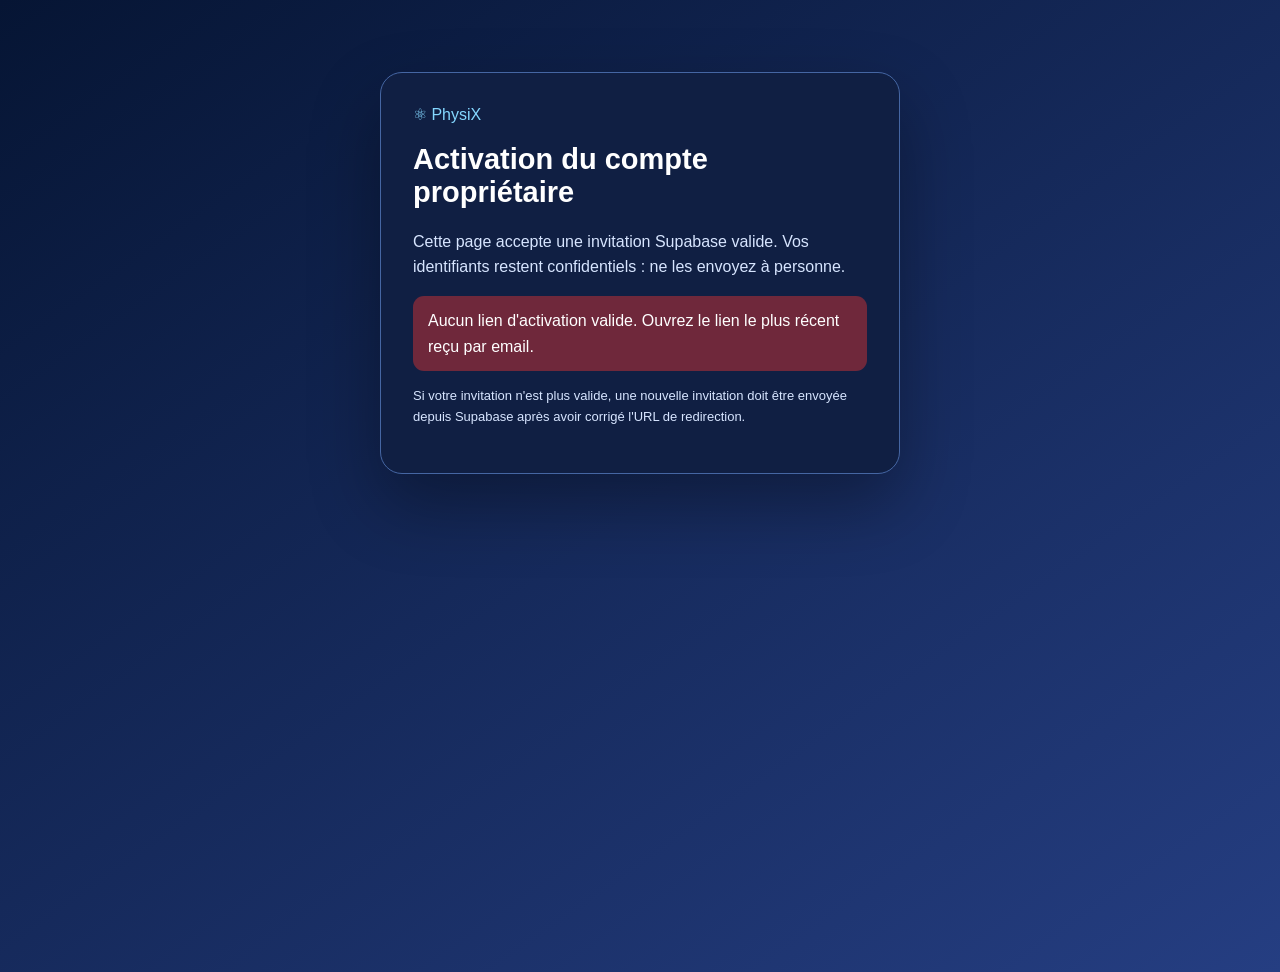
<file: auth-confirm.html>
<!doctype html>
<html lang="fr"><head><meta charset="utf-8"><meta name="viewport" content="width=device-width,initial-scale=1">
<meta name="robots" content="noindex,nofollow"><meta name="referrer" content="no-referrer">
<title>PhysiX — Activation propriétaire</title><link rel="stylesheet" href="/assets/styles.css">
<style>body{min-height:100vh;background:linear-gradient(145deg,#061534,#253e82);color:#fff;font-family:Inter,Segoe UI,Arial,sans-serif;margin:0}.auth-wrap{width:min(520px,calc(100% - 32px));margin:8vh auto;padding:32px;background:#101f43;border:1px solid #4566a3;border-radius:22px;box-shadow:0 30px 70px #0005}.auth-wrap h1{font-size:29px}.auth-wrap p{color:#d7e5ff;line-height:1.6}.auth-wrap label{display:block;font-size:14px;margin:16px 0}.auth-wrap input{width:100%;box-sizing:border-box;display:block;margin-top:7px;border:1px solid #99b7ed;border-radius:11px;padding:12px;color:#10244b;background:#fff}.auth-wrap button,.auth-wrap .auth-link{display:inline-block;border:0;border-radius:11px;background:#2384eb;color:white;font:700 15px inherit;padding:13px 19px;text-decoration:none;cursor:pointer}.auth-wrap button:disabled{opacity:.5;cursor:wait}.auth-message{border-radius:11px;padding:12px 15px;background:#244675;line-height:1.6;margin:15px 0}.auth-message.error{background:#6f283b}.auth-message.success{background:#135a55}[hidden]{display:none!important}</style>
</head><body><main class="auth-wrap"><a href="/" style="color:#84d7ff;text-decoration:none">⚛ PhysiX</a><h1>Activation du compte propriétaire</h1>
<p>Cette page accepte une invitation Supabase valide. Vos identifiants restent confidentiels : ne les envoyez à personne.</p>
<div id="auth-message" class="auth-message" role="status">Vérification du lien d'invitation…</div>
<form id="activation-form" hidden>
<label>Nouveau mot de passe (12 caractères minimum)<input name="password" type="password" autocomplete="new-password" minlength="12" required></label>
<label>Confirmer le mot de passe<input name="confirm" type="password" autocomplete="new-password" minlength="12" required></label>
<button type="submit">Activer mon mot de passe</button>
</form>
<a class="auth-link" id="go-admin" href="/admin" hidden>Se connecter à l'administration</a>
<p style="font-size:13px">Si votre invitation n'est plus valide, une nouvelle invitation doit être envoyée depuis Supabase après avoir corrigé l'URL de redirection.</p>
</main><script src="/assets/admin-auth.js" defer></script></body></html>
</file>
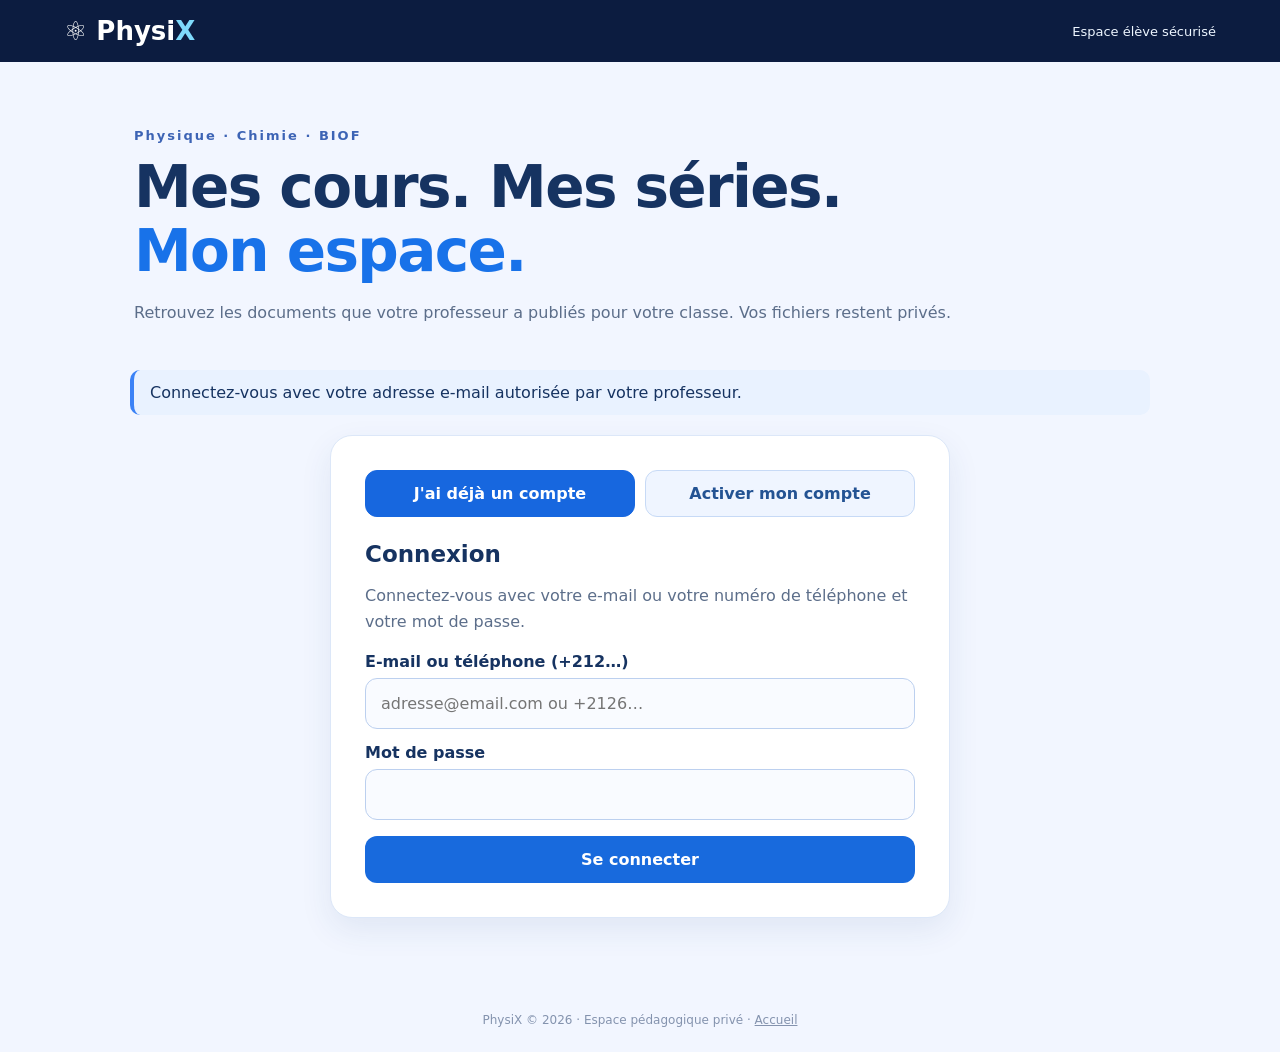
<file: eleve.html>
<!doctype html>
<html lang="fr"><head><meta charset="utf-8"><meta name="viewport" content="width=device-width,initial-scale=1">
<meta name="robots" content="noindex,nofollow"><meta name="referrer" content="no-referrer">
<meta name="theme-color" content="#0b1f46">
<title>PhysiX — Mon espace élève</title><link rel="stylesheet" href="/assets/eleve.css"></head>
<body><header class="topbar"><a class="brand" href="/" aria-label="Accueil PhysiX">⚛ Physi<span>X</span></a><div class="topnav"><span>Espace élève sécurisé</span><button id="logout" hidden>Déconnexion</button></div></header>
<main class="container">
<section class="hero"><span class="eyebrow">Physique · Chimie · BIOF</span><h1>Mes cours. Mes séries.<br><em>Mon espace.</em></h1><p>Retrouvez les documents que votre professeur a publiés pour votre classe. Vos fichiers restent privés.</p></section>
<div id="status" class="status" role="status" aria-live="polite">Connectez-vous avec votre adresse e-mail autorisée par votre professeur.</div>
<section id="login-panel" class="panel login">
 <div class="student-auth-tabs"><button id="auth-existing" type="button" class="active">J'ai déjà un compte</button><button id="auth-new" type="button">Activer mon compte</button></div>
 <div id="login-existing">
  <h2>Connexion</h2><p>Connectez-vous avec votre e-mail ou votre numéro de téléphone et votre mot de passe.</p>
  <form id="password-form"><label for="login-identifier">E-mail ou téléphone (+212…)</label>
   <input id="login-identifier" autocomplete="username" required placeholder="adresse@email.com ou +2126…">
   <label for="login-password">Mot de passe</label><input id="login-password" type="password" autocomplete="current-password" minlength="8" required>
   <button type="submit">Se connecter</button></form>
 </div>
 <div id="login-new" hidden>
  <h2>Activation de mon compte</h2>
  <p>Votre professeur vous donne un code d'activation. Pour protéger votre compte, confirmez d'abord votre e-mail ou téléphone.</p>
  <form id="verify-request">
   <label for="signup-activation-code">Code d'activation donné par votre professeur</label>
   <input id="signup-activation-code" pattern="[A-Fa-f0-9]{24}" minlength="24" maxlength="24" required autocomplete="off" placeholder="24 caractères">
   <label for="signup-channel">Vérification</label><select id="signup-channel">
    <option value="email">E-mail</option><option value="phone">Téléphone (SMS)</option></select>
   <label for="signup-contact">E-mail ou numéro (+212…)</label><input id="signup-contact" required autocomplete="username" placeholder="adresse@email.com">
   <button type="submit">Recevoir mon code de vérification</button>
  </form>
  <form id="verify-confirm" hidden><label for="verify-otp">Code reçu (6 chiffres)</label>
   <input id="verify-otp" inputmode="numeric" autocomplete="one-time-code" pattern="[0-9]{6,8}" required maxlength="8">
   <button type="submit">Vérifier mon identité</button></form>
 </div>
</section>
<section id="activation-panel" class="panel login" hidden>
 <h2>Mon inscription à PhysiX</h2><p>Entrez le code donné par votre professeur, votre nom exactement comme dans la liste et votre classe. Choisissez ensuite un mot de passe personnel.</p>
 <form id="activation-form">
  <label>Code d'activation<input name="code" maxlength="24" minlength="24" pattern="[A-Fa-f0-9]{24}" autocomplete="off" required placeholder="Code de 24 caractères"></label>
  <label>Nom et prénom<input name="full_name" maxlength="120" minlength="2" required placeholder="Comme dans la liste de classe"></label>
  <label>Classe<select name="class_code" required>
   <option value="1BAC BIOF G1">1BAC BIOF G1</option><option value="1BAC BIOF G2">1BAC BIOF G2</option>
   <option value="1BAC BIOF G3">1BAC BIOF G3</option><option value="2BAC PC BIOF">2BAC PC BIOF</option></select></label>
  <label>Choisir un mot de passe<input name="password" type="password" autocomplete="new-password" minlength="10" maxlength="72" required></label>
  <label>Confirmer le mot de passe<input name="confirmation" type="password" autocomplete="new-password" minlength="10" maxlength="72" required></label>
  <button type="submit">Activer mon compte</button>
 </form>
</section>
<section id="photo-panel" class="panel login" hidden>
 <h2>📷 Ma photo de profil</h2>
 <p>Votre photo est obligatoire pour finaliser votre compte PhysiX. Elle est privée : seuls vous et votre professeur pouvez la voir.</p>
 <form id="photo-form">
  <label>Votre photo (JPG, PNG ou WebP, maximum 2 Mo)
   <input name="photo" type="file" accept="image/jpeg,image/png,image/webp" required></label>
  <label>Téléphone facultatif si vous utilisez l'e-mail<input name="phone" type="tel" autocomplete="tel" placeholder="+2126…"></label>
  <button type="submit">Enregistrer ma photo et continuer</button>
 </form>
</section>
<section id="library-panel" hidden>
<div class="panel library-head"><div><h2>Bibliothèque de ma classe</h2><p>Uniquement les documents autorisés pour votre adresse e-mail.</p></div><label>Ma classe<select id="class-filter"></select></label><button id="change-photo" type="button" class="photo-edit-btn">Changer ma photo</button></div>
<div id="student-extras"></div>
<div id="student-remises" hidden></div>
<div id="student-qcm" hidden></div>
<h3 class="student-doc-title">Mes documents de cours</h3>
<div class="filters"><button id="lessons-tab" class="active" aria-pressed="true">📚 Cours, séries et exercices</button><button id="devoirs-tab" aria-pressed="false">📝 Devoirs surveillés</button></div>
<div id="library" class="library-list"></div>
</section></main><footer>PhysiX © 2026 · Espace pédagogique privé · <a href="/">Accueil</a></footer>
<script defer src="/assets/eleve-progress.js"></script>
<script defer src="/assets/eleve-remises.js"></script>
<script defer src="/assets/eleve-qcm.js"></script>
<script defer src="/assets/eleve.js"></script></body></html>
</file>
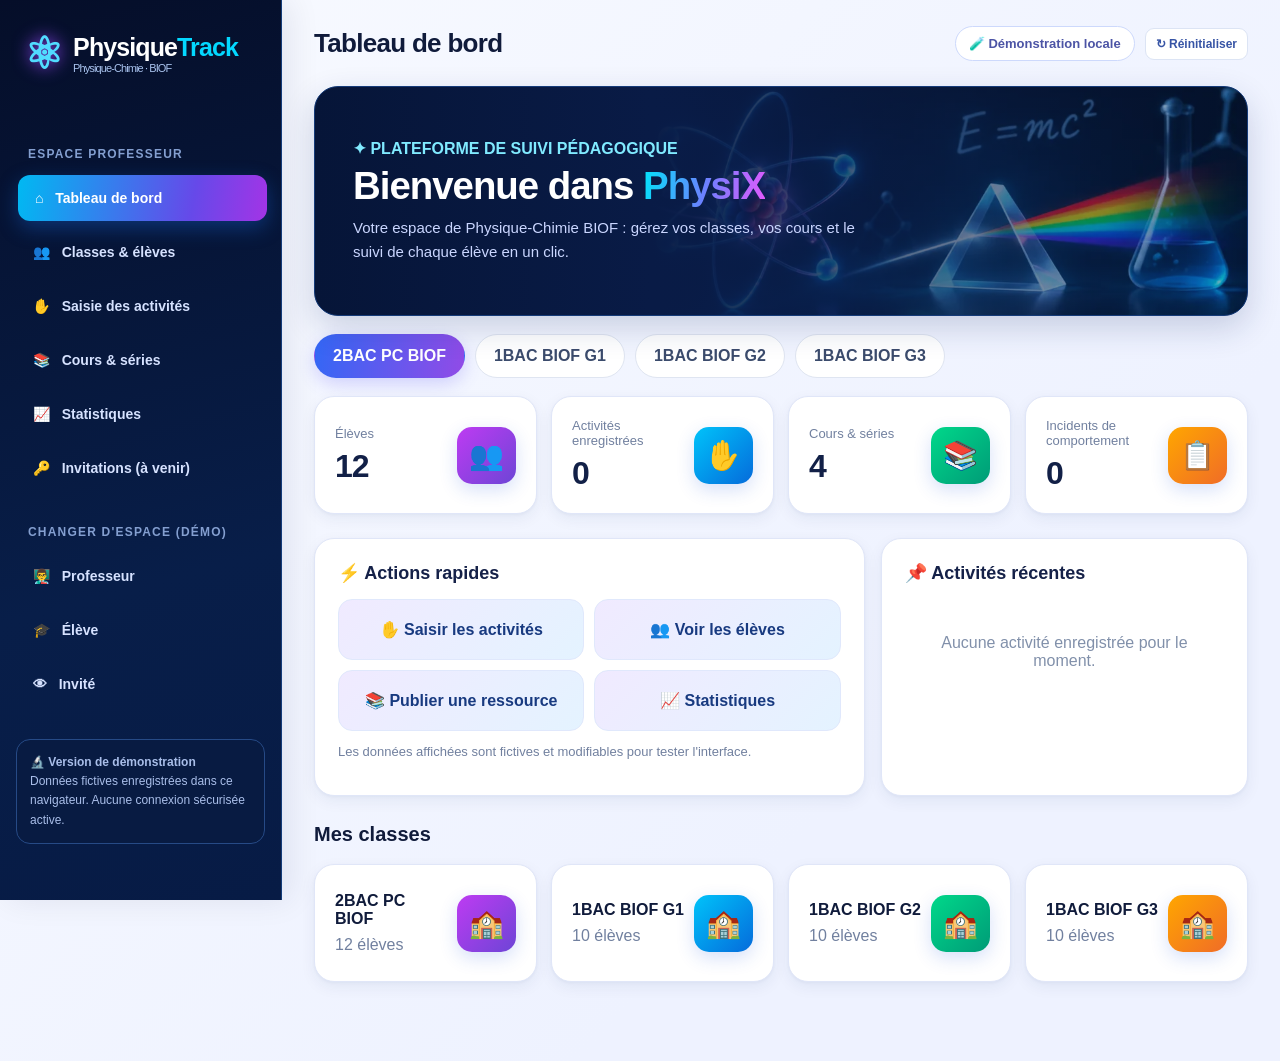
<file: index (2).html>
<!doctype html><html lang="fr"><head><meta charset="utf-8"><meta name="viewport" content="width=device-width,initial-scale=1"><title>PhysiX — Tableau de bord premium</title><style>
:root{--navy:#08132d;--navy2:#101f45;--blue:#3867fa;--purple:#8949ee;--cyan:#02c9e8;--bg:#f2f5fc;--text:#14213d;--muted:#73809a;--border:#e3e8f4}*{box-sizing:border-box}body{margin:0;background:var(--bg);font-family:Inter,Segoe UI,Arial,sans-serif;color:var(--text)}button,input,select{font:inherit}button{cursor:pointer}button:disabled{opacity:.5;cursor:not-allowed}.app{display:flex;min-height:100vh}.sidebar{width:260px;flex-shrink:0;background:linear-gradient(160deg,#07132d,#102c62 85%,#25145b);color:white;padding:24px 15px;position:sticky;top:0;height:100vh;overflow:auto}.logo{display:flex;align-items:center;gap:11px;font-size:23px;font-weight:850;margin:3px 8px 33px}.logo span{color:#1cd3f1}.atom{font-size:37px;color:#3be3ff;text-shadow:0 0 17px #9749ff}.nav{display:flex;flex-direction:column;gap:7px}.nav button{width:100%;text-align:left;padding:13px 15px;background:transparent;border:0;border-radius:13px;color:#d6e2ff;font-weight:650}.nav button.active,.nav button:hover{background:linear-gradient(100deg,#0678e9,#873bdf);color:#fff;box-shadow:0 5px 20px #030d2680}.nav .small{font-size:12px;color:#94a9ce;margin:20px 12px 6px}.sidefoot{margin-top:32px;padding:13px;border:1px solid #456091;border-radius:14px;color:#c2d5f6;font-size:12px;line-height:1.6}.main{min-width:0;flex:1;padding:25px clamp(16px,3vw,45px) 60px}.top{display:flex;justify-content:space-between;align-items:center;gap:14px;margin-bottom:22px}.top h1{font-size:26px;margin:0}.muted{color:var(--muted)}.topright{display:flex;gap:10px;align-items:center}.pill{border:1px solid #d8e1f4;background:white;padding:9px 13px;border-radius:30px;color:#4d5a77;font-size:13px}.btn{border:0;border-radius:12px;padding:11px 15px;font-weight:750;color:white;background:linear-gradient(110deg,#2268ed,#8b47e9);box-shadow:0 4px 12px #3b60d222}.btn.secondary{background:white;color:#3754a5;border:1px solid #dce4f4;box-shadow:none}.btn.green{background:linear-gradient(100deg,#00a78b,#15c96a)}.btn.red{background:#e34d68}.btn.sm{font-size:12px;padding:8px 10px;border-radius:9px}.hero{background:radial-gradient(circle at 75% 20%,#17448e,transparent 38%),linear-gradient(115deg,#091633,#111f53 60%,#17225b);border-radius:24px;color:white;min-height:180px;padding:30px;position:relative;overflow:hidden;display:flex;align-items:center;justify-content:space-between;gap:16px;box-shadow:0 14px 28px #1424551a}.hero:after{content:'⚛';position:absolute;font-size:260px;right:8%;top:-78px;color:#33d4ff16;transform:rotate(-20deg)}.hero h2{font-size:clamp(25px,3vw,39px);margin:6px 0 8px;position:relative;z-index:1}.hero h2 span{color:#29d9fb}.hero p{color:#cad6ff;line-height:1.6;margin:0;max-width:570px;position:relative;z-index:1}.hero .symbol{font-size:90px;z-index:1;filter:drop-shadow(0 0 18px #16b9ff)}.grid{display:grid;gap:16px}.stats{grid-template-columns:repeat(4,minmax(0,1fr));margin:20px 0}.stat,.card{background:#fff;border:1px solid var(--border);border-radius:20px;padding:20px;box-shadow:0 5px 20px #12234c08}.stat{display:flex;align-items:center;justify-content:space-between;gap:10px}.stat .number{font-size:29px;font-weight:850;margin:7px 0 0}.stat .emoji{font-size:30px;background:#edf1ff;padding:12px;border-radius:15px}.sectiontitle{font-size:20px;margin:27px 0 14px}.classes{display:flex;flex-wrap:wrap;gap:9px;margin:16px 0}.chip{padding:11px 15px;background:white;border:1px solid #dfe5f1;border-radius:13px;font-weight:700;color:#3b4b6c}.chip.active{background:linear-gradient(100deg,#3367f5,#914be7);color:white;border-color:transparent}.actions{display:flex;gap:6px;flex-wrap:wrap}.action{border:1px solid #dfe6f3;background:#f5f8ff;border-radius:9px;padding:8px 10px;font-size:12px;font-weight:700;color:#334a76}.action:hover{background:#e1eaff}.action.bad{color:#b44459;background:#fff5f6}.tablewrap{overflow:auto}.table{width:100%;border-collapse:collapse;min-width:740px}.table th{text-align:left;color:#6d7a94;font-size:12px;background:#f5f7fc}.table td,.table th{padding:12px 10px;border-bottom:1px solid #edf0f7}.avatar{width:37px;height:37px;border-radius:50%;background:linear-gradient(130deg,#20a9ef,#a24cf4);display:inline-grid;place-items:center;color:white;font-weight:800;flex-shrink:0}.studentname{display:flex;gap:10px;align-items:center}.tag{font-size:11px;border-radius:20px;padding:5px 8px;background:#eafaf0;color:#128752;font-weight:750}.tag.warn{background:#fff1d8;color:#a36a00}.two{grid-template-columns:minmax(0,1.5fr) minmax(260px,1fr)}.three{grid-template-columns:repeat(3,1fr)}.resource{display:flex;align-items:center;gap:12px;padding:14px 0;border-bottom:1px solid #edf0f7}.resource:last-child{border:0}.resource .fileicon{font-size:24px;background:#edf3ff;padding:12px;border-radius:12px}.resource .grow{flex:1;min-width:0}.resource strong{display:block}.resource small{color:#7a87a0}.field{padding:11px 12px;border:1px solid #dbe2f0;border-radius:11px;background:#fff;width:100%;margin-top:5px;outline-color:#6d6af7}.formgrid{display:grid;grid-template-columns:repeat(2,1fr);gap:12px}.formgrid label{font-size:13px;font-weight:700}.full{grid-column:1/-1}.progress{height:9px;background:#e9edf8;border-radius:20px;overflow:hidden;margin:8px 0}.progress>div{height:100%;background:linear-gradient(90deg,#14c8e4,#8150f2);border-radius:20px}.metric{margin:15px 0}.metricline{display:flex;justify-content:space-between;gap:10px;font-size:14px}.center{text-align:center}.empty{padding:35px;text-align:center;color:#8190aa}.view{display:none}.view.active{display:block}.toast{position:fixed;right:25px;bottom:22px;background:#142b58;color:white;border-radius:14px;padding:14px 18px;box-shadow:0 10px 30px #0004;z-index:5;display:none}.notice{padding:12px 15px;background:#fff7e6;border:1px solid #f3d8a4;border-radius:12px;font-size:13px;color:#805c1d;margin:15px 0}.quick{display:flex;flex-wrap:wrap;gap:10px}.quick button{padding:15px;background:#f2f5ff;border:1px solid #e0e8fc;border-radius:14px;font-weight:700;color:#304c8b}.hero.student{background:radial-gradient(circle at 85% 15%,#204ca5,transparent 42%),linear-gradient(110deg,#11153e,#151e62)}.hero.guest{background:linear-gradient(110deg,#072e4e,#163c7e)}.loginbox{max-width:480px;margin:35px auto}.barlabel{display:flex;justify-content:space-between;align-items:center}.hide{display:none!important}@media(max-width:1100px){.stats{grid-template-columns:repeat(2,1fr)}.two{grid-template-columns:1fr}.sidebar{width:215px}.hero .symbol{font-size:65px}}@media(max-width:700px){.app{display:block}.sidebar{position:static;width:100%;height:auto;padding:13px}.logo{margin:0 0 8px;font-size:19px}.nav{flex-direction:row;overflow-x:auto}.nav button{white-space:nowrap;width:auto;font-size:12px;padding:10px}.nav .small,.sidefoot{display:none}.main{padding:17px 12px 40px}.top h1{font-size:20px}.pill{display:none}.hero{padding:23px;min-height:155px}.hero .symbol{display:none}.stats,.three{grid-template-columns:repeat(2,minmax(0,1fr))}.stat{padding:13px}.stat .number{font-size:23px}.stat .emoji{font-size:22px;padding:7px}.card{padding:15px}.formgrid{grid-template-columns:1fr}.full{grid-column:auto}}

/* PhysiX premium visual refresh */
:root{--bg:#f1f4ff;--border:#dfe5fa;--muted:#71809f;--text:#101b3b}
body{background:linear-gradient(135deg,#f8faff,#eef2ff 70%);font-family:Inter,'Segoe UI',Arial,sans-serif}
.sidebar{width:282px;background:linear-gradient(165deg,#050e29 0%,#081e49 64%,#071b45 100%);border-right:1px solid #143c79;padding:25px 16px;box-shadow:8px 0 30px #08173a15}
.logo{font-size:25px;letter-spacing:-.9px;margin-bottom:42px}.logo span{color:#03d8ff}.atom{font-size:44px;color:#51dcff}
.nav{gap:8px}.nav button{font-size:14px;padding:15px 17px;border-radius:12px;transition:all .18s}.nav button.active,.nav button:hover{background:linear-gradient(100deg,#00b9f2,#6649e9 70%,#a334e6);box-shadow:0 7px 20px #166be15e;transform:translateX(2px)}
.nav .small{font-weight:750;letter-spacing:1.2px;color:#849fd0;margin-top:26px}
.sidefoot{background:#081b42;border-color:#264a86;color:#a9bee9}
.main{padding:26px clamp(18px,2.5vw,46px) 55px;max-width:1750px}.top{margin-bottom:25px}.top h1{font-size:26px;font-weight:850;letter-spacing:-.7px}.topright .pill{border-color:#cdd9fc;color:#4c54a5;font-weight:700}
.hero{min-height:230px;padding:35px 38px;background:linear-gradient(90deg,#061538 0%,#091b46 36%,#0b1c48a6 63%,#081c4a55 100%),url("[data-uri]") right center/auto 100% no-repeat,#071739;border:1px solid #153b79;border-radius:24px;box-shadow:0 12px 32px #132a6630}
.hero:after{content:none}.hero h2{font-size:clamp(29px,3vw,44px);font-weight:900;max-width:650px;letter-spacing:-1px}.hero h2 span{background:linear-gradient(100deg,#00e4fa,#6982ff,#e259fc);-webkit-background-clip:text;background-clip:text;color:transparent}.hero p{max-width:510px;font-size:15px}.hero .symbol{display:none}
.hero.student{background:linear-gradient(90deg,#07143a 0%,#101954 45%,#101d53a0 72%,#06173540),url("[data-uri]") right center/auto 100% no-repeat,#0a1641}
.hero.guest{background:linear-gradient(90deg,#061c3e 0%,#0c3762 48%,#09244c6b),url("[data-uri]") right center/auto 100% no-repeat,#071e3c}
.stats{gap:14px;margin:18px 0 24px}.stat,.card{border:1px solid #e0e6f8;border-radius:20px;box-shadow:0 5px 15px #152a5d10,0 1px 3px #152a5d0a}.stat{min-height:118px;padding:19px 20px;transition:transform .2s,box-shadow .2s}.stat:hover,.card:hover{box-shadow:0 9px 22px #18366b1a}.stat .number{font-size:32px;color:#122047;letter-spacing:-1px}.stat .emoji{color:white;font-size:28px;background:linear-gradient(135deg,#00bdf4,#4855ef);box-shadow:0 6px 18px #265bde30}
.stats .stat:nth-child(4n+1) .emoji{background:linear-gradient(135deg,#be3bf2,#6d45d6)}.stats .stat:nth-child(4n+2) .emoji{background:linear-gradient(135deg,#00c3fa,#056bdb)}.stats .stat:nth-child(4n+3) .emoji{background:linear-gradient(135deg,#00d88a,#009b77)}.stats .stat:nth-child(4n+4) .emoji{background:linear-gradient(135deg,#ffa600,#f06c27)}
.card{padding:23px}.card h3{font-size:18px;color:#152148}.classes{gap:10px;margin:18px 0}.chip{border-radius:28px;padding:12px 18px}.chip.active{box-shadow:0 6px 17px #584ef43a}
.quick{display:grid;grid-template-columns:repeat(2,minmax(0,1fr))}.quick button{padding:20px 12px;border-radius:14px;background:linear-gradient(135deg,#f0eaff,#e4f3ff);color:#183a80;transition:transform .15s}.quick button:hover{transform:translateY(-3px);background:#e3e7ff}
.action{border-radius:10px;transition:background .16s,transform .16s}.action:hover{transform:translateY(-2px);background:#dbe9ff}.table th{background:#eff3ff}.table tr:hover td{background:#f9fbff}.avatar{box-shadow:0 3px 10px #5a6ce950}.resource .fileicon{background:#edf0ff}.btn{transition:filter .2s,transform .2s}.btn:hover:not(:disabled){filter:brightness(1.06);transform:translateY(-1px)}
@media(max-width:1100px){.sidebar{width:225px}.hero{background-position:right center}}
@media(max-width:700px){.sidebar{width:100%;height:auto;position:relative;padding:13px}.logo{margin-bottom:8px}.nav button{padding:11px}.main{padding:16px 12px 40px}.hero{padding:25px 20px;min-height:210px;background:linear-gradient(90deg,#07183de8,#0b1b4ac9),url("[data-uri]") right center/auto 100% no-repeat,#071739}.hero h2{font-size:28px}.hero p{font-size:13px}.stat{min-height:95px;padding:13px}.stat .number{font-size:24px}.quick{grid-template-columns:1fr 1fr}}
</style></head><body><div class="app"><aside class="sidebar"><div class="logo"><div class="atom">⚛</div><div>Physique<span>Track</span><div style="font-size:11px;font-weight:400;color:#a9c3ee">Physique-Chimie · BIOF</div></div></div><nav class="nav" id="nav"></nav><div class="sidefoot">🔬 <b>Version de démonstration</b><br>Données fictives enregistrées dans ce navigateur. Aucune connexion sécurisée active.</div></aside><main class="main"><div class="top"><h1 id="pagetitle">Tableau de bord</h1><div class="topright"><span class="pill">🧪 Démonstration locale</span><button class="btn secondary sm" onclick="resetDemo()">↻ Réinitialiser</button></div></div><div id="content"></div></main></div><div class="toast" id="toast"></div><script>
const CLASSES=['2BAC PC BIOF','1BAC BIOF G1','1BAC BIOF G2','1BAC BIOF G3'];const FIRST=['Youssef','Salma','Amine','Imane','Adam','Sara','Mehdi','Lina','Omar','Aya','Hamza','Nour'];const LAST=['Alaoui','Bennani','Idrissi','El Amrani','Zahraoui','Berrada','Fassi','El Mansouri','Haddad','Tazi','Rami','Khaldi'];const initial=()=>({students:CLASSES.flatMap((c,k)=>FIRST.slice(0,k===0?12:10).map((n,i)=>({id:`${k}-${i}`,name:n+' '+LAST[(i+k)%12],class:c,participation:0,exercises:0,homework:0,expose:0,chahut:0,absence:0,retard:0}))),resources:[{id:1,title:'Modulation d’amplitude',type:'Cours',class:'2BAC PC BIOF',visibility:'public'},{id:2,title:'Ondes mécaniques progressives',type:'Résumé',class:'2BAC PC BIOF',visibility:'public'},{id:3,title:'Série N°1 — Électricité',type:'Série',class:'1BAC BIOF G1',visibility:'public'},{id:4,title:'Exercices — Mécanique',type:'Série',class:'1BAC BIOF G2',visibility:'private'}],logs:[]});let state;try{state=JSON.parse(localStorage.getItem('physix-demo-v1'))||initial()}catch(e){state=initial()}let role='prof',page='dashboard',cls=CLASSES[0],selectedStudent=null,semester=1;function save(){localStorage.setItem('physix-demo-v1',JSON.stringify(state))}function esc(s){return String(s).replace(/[&<>"']/g,c=>({'&':'&amp;','<':'&lt;','>':'&gt;','"':'&quot;',"'":'&#39;'}[c]))}function toast(t){let x=document.getElementById('toast');x.textContent=t;x.style.display='block';clearTimeout(window.tt);window.tt=setTimeout(()=>x.style.display='none',2600)}function setRole(r){role=r;page=r==='prof'?'dashboard':r==='student'?'home':'guest';render()}function go(p){page=p;render()}function classButtons(){return `<div class="classes">${CLASSES.map(c=>`<button class="chip ${cls===c?'active':''}" onclick="cls=${JSON.stringify(c)};render()">${esc(c)}</button>`).join('')}</div>`}function stat(label,value,emoji){return `<div class="stat"><div><div class="muted" style="font-size:13px">${label}</div><div class="number">${value}</div></div><div class="emoji">${emoji}</div></div>`}function card(title,body){return `<section class="card"><h3 style="margin:0 0 15px">${title}</h3>${body}</section>`}function bar(label,value,detail=''){return `<div class="metric"><div class="metricline"><strong>${label}</strong><b>${value===null?'Non évalué':value+' %'}</b></div><div class="progress"><div style="width:${value===null?0:Math.min(100,value)}%"></div></div>${detail?`<small class="muted">${detail}</small>`:''}</div>`}function count(c){return state.students.filter(s=>s.class===c).length}function getStudent(){return state.students.find(s=>s.id===selectedStudent)||state.students[0]}function navItems(){if(role==='prof')return [['dashboard','⌂','Tableau de bord'],['classes','👥','Classes & élèves'],['activities','✋','Saisie des activités'],['resources','📚','Cours & séries'],['stats','📈','Statistiques'],['codes','🔑','Invitations (à venir)']];if(role==='student')return [['home','⌂','Mon accueil'],['mycourses','📖','Mes cours'],['myseries','📚','Mes séries'],['myactivities','📊','Mon suivi'],['questions','❔','Questions de cours (à venir)']];return [['guest','⌂','Accueil invité'],['publiccourses','📖','Cours publics'],['publicseries','📚','Séries publiques']]}function render(){document.getElementById('nav').innerHTML=`<div class="small">ESPACE ${role==='prof'?'PROFESSEUR':role==='student'?'ÉLÈVE':'INVITÉ'}</div>${navItems().map(([p,i,t])=>`<button class="${page===p?'active':''}" onclick="go('${p}')">${i} &nbsp; ${t}</button>`).join('')}<div class="small">CHANGER D'ESPACE (DÉMO)</div><button onclick="setRole('prof')">👨‍🏫 &nbsp; Professeur</button><button onclick="setRole('student')">🎓 &nbsp; Élève</button><button onclick="setRole('guest')">👁 &nbsp; Invité</button>`;let title=navItems().find(x=>x[0]===page)?.[2]||'PhysiX';document.getElementById('pagetitle').textContent=title;let html='';if(role==='prof'){if(page==='dashboard')html=dashboard();else if(page==='classes'||page==='activities')html=classroom();else if(page==='resources')html=resources();else if(page==='stats')html=statistics();else html=codes()}else if(role==='student'){html=studentView()}else html=guestView();document.getElementById('content').innerHTML=html}
function dashboard(){let ss=state.students.filter(s=>s.class===cls);let acts=ss.reduce((a,s)=>a+s.participation+s.exercises+s.homework+s.expose,0);return `<div class="hero"><div><div style="color:#80eaff;font-weight:800">✦ PLATEFORME DE SUIVI PÉDAGOGIQUE</div><h2>Bienvenue dans <span>PhysiX</span></h2><p>Votre espace de Physique-Chimie BIOF : gérez vos classes, vos cours et le suivi de chaque élève en un clic.</p></div><div class="symbol">⚛️</div></div>${classButtons()}<div class="grid stats">${stat('Élèves',ss.length,'👥')}${stat('Activités enregistrées',acts,'✋')}${stat('Cours & séries',state.resources.length,'📚')}${stat('Incidents de comportement',ss.reduce((a,s)=>a+s.chahut,0),'📋')}</div><div class="grid two">${card('⚡ Actions rapides',`<div class="quick"><button onclick="go('activities')">✋ Saisir les activités</button><button onclick="go('classes')">👥 Voir les élèves</button><button onclick="go('resources')">📚 Publier une ressource</button><button onclick="go('stats')">📈 Statistiques</button></div><p class="muted" style="font-size:13px">Les données affichées sont fictives et modifiables pour tester l'interface.</p>`)}${card('📌 Activités récentes',state.logs.length?state.logs.slice(0,5).map(l=>`<div class="resource"><div class="fileicon">✍️</div><div class="grow"><strong>${esc(l.name)}</strong><small>${esc(l.action)} · ${new Date(l.date).toLocaleString('fr-FR')}</small></div></div>`).join(''):'<div class="empty">Aucune activité enregistrée pour le moment.</div>')}</div><h3 class="sectiontitle">Mes classes</h3><div class="grid stats">${CLASSES.map(c=>`<div class="stat" style="cursor:pointer" onclick="cls=${JSON.stringify(c)};go('classes')"><div><b>${esc(c)}</b><div class="muted" style="margin-top:8px">${count(c)} élèves</div></div><div class="emoji">🏫</div></div>`).join('')}</div>`}
const LABELS={participation:'Participation',exercises:'Exercice réalisé',homework:'Devoir réalisé',expose:'Exposé',chahut:'Chahut',absence:'Absence',retard:'Retard'};function record(id,key){let s=state.students.find(x=>x.id===id);if(!s)return;s[key]++;state.logs.unshift({id:s.id,name:s.name,action:LABELS[key],key,date:new Date().toISOString()});save();render();toast('✓ '+LABELS[key]+' — '+s.name+' · Annuler disponible')}function undo(){let l=state.logs.shift();if(!l){toast('Aucune action à annuler');return}let s=state.students.find(x=>x.id===l.id);if(s)s[l.key]=Math.max(0,s[l.key]-1);save();render();toast('↶ Dernière action annulée')}function addStudent(){let n=document.getElementById('newstudent').value.trim();if(n.length<3)return toast('Saisissez un nom complet');state.students.push({id:'new-'+Date.now(),name:n,class:cls,...Object.fromEntries(Object.keys(LABELS).map(k=>[k,0]))});save();render();toast('Élève fictif ajouté')}function classroom(){let ss=state.students.filter(s=>s.class===cls);return `${classButtons()}<div class="notice">🧪 Mode démo : les boutons enregistrent les événements dans ce navigateur uniquement. Pour les élèves réels, il faudra une connexion sécurisée.</div><div class="grid stats">${stat('Élèves',ss.length,'👥')}${stat('Participations',ss.reduce((a,s)=>a+s.participation,0),'🙋')}${stat('Exercices',ss.reduce((a,s)=>a+s.exercises,0),'✍️')}${stat('Devoirs',ss.reduce((a,s)=>a+s.homework,0),'📋')}</div>${card('✋ Enregistrement rapide pendant le cours',`<div class="barlabel" style="margin-bottom:15px"><span class="muted">Un clic = un événement enregistré</span><button class="btn secondary sm" onclick="undo()">↶ Annuler la dernière action</button></div><div class="tablewrap"><table class="table"><thead><tr><th>Élève</th><th>Participation</th><th>Exercices</th><th>Actions rapides</th></tr></thead><tbody>${ss.map(s=>`<tr><td><div class="studentname"><span class="avatar">${esc(s.name[0])}</span><div><strong>${esc(s.name)}</strong><br><a href="#" style="font-size:12px;color:#4267c7" onclick="event.preventDefault();selectedStudent='${s.id}';showStudentDetail()">Voir le profil</a></div></div></td><td><b>${s.participation}</b></td><td><b>${s.exercises}</b></td><td><div class="actions">${[['participation','🙋 +'],['exercises','✍️ Exercice'],['homework','📋 Devoir'],['expose','🎤 Exposé'],['chahut','⚠️ Chahut'],['absence','🚫 Absent'],['retard','🕒 Retard']].map(([k,t])=>`<button class="action ${k==='chahut'?'bad':''}" onclick="record('${s.id}','${k}')" title="${LABELS[k]}">${t}</button>`).join('')}</div></td></tr>`).join('')}</tbody></table></div>`)}<div style="height:16px"></div>${card('➕ Ajouter un élève (démo)',`<div style="display:flex;gap:10px"><input id="newstudent" class="field" style="margin:0" placeholder="Nom et prénom fictifs"><button class="btn" onclick="addStudent()">Ajouter</button></div>`)}<div id="detail"></div>`}function showStudentDetail(){let s=getStudent();let el=document.getElementById('detail');if(!el)return;el.innerHTML=`<div style="height:16px"></div>${card('👤 Profil — '+esc(s.name),`<p class="muted">${esc(s.class)} · Semestre ${semester}</p><div class="grid three">${Object.entries(LABELS).map(([k,l])=>`<div class="stat"><div><div class="muted">${l}</div><div class="number">${s[k]}</div></div></div>`).join('')}</div><div class="notice">Une fréquence d'événements ne représente pas un pourcentage de réussite. Les taux nécessitent le nombre réel d'occasions évaluées.</div>`)}`;el.scrollIntoView({behavior:'smooth',block:'nearest'})}
function resources(){return `${card('📤 Publier une ressource — démo',`<div class="formgrid"><label>Titre<input class="field" id="rtitle" placeholder="Ex. Série N°2 — Électricité"></label><label>Type<select class="field" id="rtype"><option>Cours</option><option>Résumé</option><option>Série</option></select></label><label>Classe<select class="field" id="rclass">${CLASSES.map(c=>`<option>${c}</option>`).join('')}</select></label><label>Visibilité<select class="field" id="rvis"><option value="private">Réservé aux élèves</option><option value="public">Public — Invités et élèves</option></select></label><div class="full"><div class="notice">Dans cette démo, vous pouvez créer des fiches de ressources. L'envoi et l'hébergement de vrais PDF/Word/PPT nécessitent un stockage sécurisé, à ajouter ensuite.</div><button class="btn" onclick="publishResource()">＋ Ajouter la fiche</button></div></div>`)}<div style="height:18px"></div>${card('📚 Ressources enregistrées',state.resources.map(r=>`<div class="resource"><div class="fileicon">${r.type==='Série'?'📑':'📘'}</div><div class="grow"><strong>${esc(r.title)}</strong><small>${esc(r.type)} · ${esc(r.class)}</small></div><span class="tag ${r.visibility==='private'?'warn':''}">${r.visibility==='public'?'Public':'Privé'}</span><button class="btn secondary sm" onclick="deleteResource(${r.id})">Supprimer</button></div>`).join(''))}`}
function publishResource(){let t=document.getElementById('rtitle').value.trim();if(!t)return toast('Saisissez un titre');state.resources.unshift({id:Date.now(),title:t,type:document.getElementById('rtype').value,class:document.getElementById('rclass').value,visibility:document.getElementById('rvis').value});save();render();toast('Ressource ajoutée en démonstration')}function deleteResource(id){state.resources=state.resources.filter(r=>r.id!==id);save();render();toast('Ressource supprimée')}function statistics(){let all=state.students;let sum=k=>all.reduce((a,s)=>a+s[k],0);return `<div class="hero"><div><h2>Statistiques <span>pédagogiques</span></h2><p>Vue d'ensemble des événements enregistrés pour vos quatre classes.</p></div><div class="symbol">📊</div></div><div class="grid stats">${stat('Participations',sum('participation'),'🙋')}${stat('Exercices réalisés',sum('exercises'),'✍️')}${stat('Devoirs réalisés',sum('homework'),'📋')}${stat('Exposés',sum('expose'),'🎤')}</div>${card('📊 Répartition par classe',CLASSES.map(c=>{let ss=all.filter(s=>s.class===c),p=ss.reduce((a,s)=>a+s.participation,0),e=ss.reduce((a,s)=>a+s.exercises,0);return `<div class="metric"><strong>${esc(c)}</strong><div class="muted" style="font-size:13px">${p} participations · ${e} exercices · ${ss.length} élèves</div><div class="progress"><div style="width:${Math.min(100,(p+e)*4)}%"></div></div></div>`}).join(''))}<div class="notice">Les notes /20 et pourcentages de participation ne sont pas calculés artificiellement : ils dépendront des séances, des occasions d'évaluation et des pondérations que vous configurerez.</div>`}function codes(){return `${card('🔑 Inscriptions privées — fonctionnalité future',`<p>Chaque élève recevra un code d'invitation unique et à usage unique. Il créera ensuite son mot de passe et son profil avec photo.</p><div class="notice">🔒 Cette démonstration ne fournit pas d'authentification réelle. Ne distribuez pas de codes et n'ajoutez pas de données personnelles avant la mise en place du serveur sécurisé.</div><button class="btn" disabled>Générer les codes — bientôt</button>`)}`}
function studentView(){let s=state.students[0];let overview=`<div class="hero student"><div><div style="color:#80eaff;font-weight:800">🎓 ESPACE ÉLÈVE · EXEMPLE</div><h2>Bienvenue, <span>${esc(s.name.split(' ')[0])} !</span> 👋</h2><p>${esc(s.class)} · Consultez vos cours, vos séries et suivez vos progrès en Physique-Chimie.</p></div><div class="symbol">🧑‍🎓</div></div>`;let sc=state.resources.filter(r=>r.class===s.class);let content='';if(page==='home')content=`<div class="grid stats">${stat('Participation',s.participation+' événement(s)','🙋')}${stat('Exercices',s.exercises,'✍️')}${stat('Devoirs',s.homework,'📋')}${stat('Note d’activité','— /20','🏆')}</div><div class="grid two">${card('📊 Mon suivi des activités',bar('Participation',null,'En attente des occasions évaluées')+bar('Exercices',null,'En attente des exercices proposés')+bar('Devoirs',null,'En attente des devoirs proposés')+`<p class="muted" style="font-size:12px">La note d’activité reste non évaluée tant que les critères ne sont pas définis.</p>`)}${card('📚 Cours & séries récents',sc.map(r=>`<div class="resource"><span class="fileicon">📘</span><div class="grow"><strong>${esc(r.title)}</strong><small>${esc(r.type)}</small></div></div>`).join('')||'<div class="empty">Aucune ressource</div>')}</div>`;else if(page==='mycourses'||page==='myseries')content=card(page==='mycourses'?'📖 Mes cours & résumés':'📚 Mes séries',sc.filter(r=>page==='mycourses'?r.type!=='Série':r.type==='Série').map(r=>`<div class="resource"><span class="fileicon">📄</span><div class="grow"><strong>${esc(r.title)}</strong><small>Fiche de démonstration — aucun fichier joint</small></div></div>`).join('')||'<div class="empty">Aucune ressource publiée.</div>');else if(page==='myactivities')content=card('📊 Mon suivi',Object.entries(LABELS).map(([k,l])=>`<div class="resource"><div class="grow"><strong>${l}</strong></div><b>${s[k]}</b></div>`).join('')+`<div class="notice">Les pourcentages seront disponibles quand les occasions d'évaluation seront enregistrées.</div>`);else content=card('❔ Questions de cours',`<p>15 questions par cours, ou 20 pour un cours long. Délai : 15 jours. Première tentative prise en compte ; nouvelles tentatives pour s'entraîner.</p><span class="tag warn">Bientôt — IA non connectée</span>`);return overview+'<div style="height:18px"></div>'+content+`<div style="height:18px"></div>${card('💬 Contacter le professeur',`<p class="muted">Le lien WhatsApp sera disponible lorsque le professeur configurera son numéro professionnel.</p><button class="btn green" disabled>Ouvrir WhatsApp — à configurer</button>`)}`}
function guestView(){let typ=page==='publiccourses'?'Cours':page==='publicseries'?'Série':null;let rr=state.resources.filter(r=>r.visibility==='public'&&(!typ||(typ==='Cours'?r.type!=='Série':r.type==='Série')));return `<div class="hero guest"><div><div style="color:#80eaff;font-weight:800">👁 ACCÈS INVITÉ</div><h2>Apprendre la <span>Physique-Chimie</span></h2><p>Découvrez librement les cours et les séries d'exercices publiés. Aucun compte nécessaire.</p></div><div class="symbol">🔭</div></div><div style="height:20px"></div>${card('📚 Bibliothèque publique',rr.map(r=>`<div class="resource"><div class="fileicon">${r.type==='Série'?'📑':'📘'}</div><div class="grow"><strong>${esc(r.title)}</strong><small>${esc(r.type)} · ${esc(r.class)} · Fiche de démonstration</small></div><span class="tag">Public</span></div>`).join('')||'<div class="empty">Aucune ressource publique.</div>')}<div class="notice">Les invités n'ont accès ni aux profils, ni aux notes, ni aux activités, ni aux corrections privées.</div>`}function resetDemo(){if(confirm('Réinitialiser toutes les données fictives de cette démonstration ?')){state=initial();save();render();toast('Démonstration réinitialisée')}}render();
</script></body></html>
</file>
<file: assets/styles.css>
:root{--navy:#08132d;--navy2:#101f45;--blue:#3867fa;--purple:#8949ee;--cyan:#02c9e8;--bg:#f2f5fc;--text:#14213d;--muted:#73809a;--border:#e3e8f4}*{box-sizing:border-box}body{margin:0;background:var(--bg);font-family:Inter,Segoe UI,Arial,sans-serif;color:var(--text)}button,input,select{font:inherit}button{cursor:pointer}button:disabled{opacity:.5;cursor:not-allowed}.app{display:flex;min-height:100vh}.sidebar{width:260px;flex-shrink:0;background:linear-gradient(160deg,#07132d,#102c62 85%,#25145b);color:white;padding:24px 15px;position:sticky;top:0;height:100vh;overflow:auto}.logo{display:flex;align-items:center;gap:11px;font-size:23px;font-weight:850;margin:3px 8px 33px}.logo span{color:#1cd3f1}.atom{font-size:37px;color:#3be3ff;text-shadow:0 0 17px #9749ff}.nav{display:flex;flex-direction:column;gap:7px}.nav button{width:100%;text-align:left;padding:13px 15px;background:transparent;border:0;border-radius:13px;color:#d6e2ff;font-weight:650}.nav button.active,.nav button:hover{background:linear-gradient(100deg,#0678e9,#873bdf);color:#fff;box-shadow:0 5px 20px #030d2680}.nav .small{font-size:12px;color:#94a9ce;margin:20px 12px 6px}.sidefoot{margin-top:32px;padding:13px;border:1px solid #456091;border-radius:14px;color:#c2d5f6;font-size:12px;line-height:1.6}.main{min-width:0;flex:1;padding:25px clamp(16px,3vw,45px) 60px}.top{display:flex;justify-content:space-between;align-items:center;gap:14px;margin-bottom:22px}.top h1{font-size:26px;margin:0}.muted{color:var(--muted)}.topright{display:flex;gap:10px;align-items:center}.pill{border:1px solid #d8e1f4;background:white;padding:9px 13px;border-radius:30px;color:#4d5a77;font-size:13px}.btn{border:0;border-radius:12px;padding:11px 15px;font-weight:750;color:white;background:linear-gradient(110deg,#2268ed,#8b47e9);box-shadow:0 4px 12px #3b60d222}.btn.secondary{background:white;color:#3754a5;border:1px solid #dce4f4;box-shadow:none}.btn.green{background:linear-gradient(100deg,#00a78b,#15c96a)}.btn.red{background:#e34d68}.btn.sm{font-size:12px;padding:8px 10px;border-radius:9px}.hero{background:radial-gradient(circle at 75% 20%,#17448e,transparent 38%),linear-gradient(115deg,#091633,#111f53 60%,#17225b);border-radius:24px;color:white;min-height:180px;padding:30px;position:relative;overflow:hidden;display:flex;align-items:center;justify-content:space-between;gap:16px;box-shadow:0 14px 28px #1424551a}.hero:after{content:'⚛';position:absolute;font-size:260px;right:8%;top:-78px;color:#33d4ff16;transform:rotate(-20deg)}.hero h2{font-size:clamp(25px,3vw,39px);margin:6px 0 8px;position:relative;z-index:1}.hero h2 span{color:#29d9fb}.hero p{color:#cad6ff;line-height:1.6;margin:0;max-width:570px;position:relative;z-index:1}.hero .symbol{font-size:90px;z-index:1;filter:drop-shadow(0 0 18px #16b9ff)}.grid{display:grid;gap:16px}.stats{grid-template-columns:repeat(4,minmax(0,1fr));margin:20px 0}.stat,.card{background:#fff;border:1px solid var(--border);border-radius:20px;padding:20px;box-shadow:0 5px 20px #12234c08}.stat{display:flex;align-items:center;justify-content:space-between;gap:10px}.stat .number{font-size:29px;font-weight:850;margin:7px 0 0}.stat .emoji{font-size:30px;background:#edf1ff;padding:12px;border-radius:15px}.sectiontitle{font-size:20px;margin:27px 0 14px}.classes{display:flex;flex-wrap:wrap;gap:9px;margin:16px 0}.chip{padding:11px 15px;background:white;border:1px solid #dfe5f1;border-radius:13px;font-weight:700;color:#3b4b6c}.chip.active{background:linear-gradient(100deg,#3367f5,#914be7);color:white;border-color:transparent}.actions{display:flex;gap:6px;flex-wrap:wrap}.action{border:1px solid #dfe6f3;background:#f5f8ff;border-radius:9px;padding:8px 10px;font-size:12px;font-weight:700;color:#334a76}.action:hover{background:#e1eaff}.action.bad{color:#b44459;background:#fff5f6}.tablewrap{overflow:auto}.table{width:100%;border-collapse:collapse;min-width:740px}.table th{text-align:left;color:#6d7a94;font-size:12px;background:#f5f7fc}.table td,.table th{padding:12px 10px;border-bottom:1px solid #edf0f7}.avatar{width:37px;height:37px;border-radius:50%;background:linear-gradient(130deg,#20a9ef,#a24cf4);display:inline-grid;place-items:center;color:white;font-weight:800;flex-shrink:0}.studentname{display:flex;gap:10px;align-items:center}.tag{font-size:11px;border-radius:20px;padding:5px 8px;background:#eafaf0;color:#128752;font-weight:750}.tag.warn{background:#fff1d8;color:#a36a00}.two{grid-template-columns:minmax(0,1.5fr) minmax(260px,1fr)}.three{grid-template-columns:repeat(3,1fr)}.resource{display:flex;align-items:center;gap:12px;padding:14px 0;border-bottom:1px solid #edf0f7}.resource:last-child{border:0}.resource .fileicon{font-size:24px;background:#edf3ff;padding:12px;border-radius:12px}.resource .grow{flex:1;min-width:0}.resource strong{display:block}.resource small{color:#7a87a0}.field{padding:11px 12px;border:1px solid #dbe2f0;border-radius:11px;background:#fff;width:100%;margin-top:5px;outline-color:#6d6af7}.formgrid{display:grid;grid-template-columns:repeat(2,1fr);gap:12px}.formgrid label{font-size:13px;font-weight:700}.full{grid-column:1/-1}.progress{height:9px;background:#e9edf8;border-radius:20px;overflow:hidden;margin:8px 0}.progress>div{height:100%;background:linear-gradient(90deg,#14c8e4,#8150f2);border-radius:20px}.metric{margin:15px 0}.metricline{display:flex;justify-content:space-between;gap:10px;font-size:14px}.center{text-align:center}.empty{padding:35px;text-align:center;color:#8190aa}.view{display:none}.view.active{display:block}.toast{position:fixed;right:25px;bottom:22px;background:#142b58;color:white;border-radius:14px;padding:14px 18px;box-shadow:0 10px 30px #0004;z-index:5;display:none}.notice{padding:12px 15px;background:#fff7e6;border:1px solid #f3d8a4;border-radius:12px;font-size:13px;color:#805c1d;margin:15px 0}.quick{display:flex;flex-wrap:wrap;gap:10px}.quick button{padding:15px;background:#f2f5ff;border:1px solid #e0e8fc;border-radius:14px;font-weight:700;color:#304c8b}.hero.student{background:radial-gradient(circle at 85% 15%,#204ca5,transparent 42%),linear-gradient(110deg,#11153e,#151e62)}.hero.guest{background:linear-gradient(110deg,#072e4e,#163c7e)}.loginbox{max-width:480px;margin:35px auto}.barlabel{display:flex;justify-content:space-between;align-items:center}.hide{display:none!important}@media(max-width:1100px){.stats{grid-template-columns:repeat(2,1fr)}.two{grid-template-columns:1fr}.sidebar{width:215px}.hero .symbol{font-size:65px}}@media(max-width:700px){.app{display:block}.sidebar{position:static;width:100%;height:auto;padding:13px}.logo{margin:0 0 8px;font-size:19px}.nav{flex-direction:row;overflow-x:auto}.nav button{white-space:nowrap;width:auto;font-size:12px;padding:10px}.nav .small,.sidefoot{display:none}.main{padding:17px 12px 40px}.top h1{font-size:20px}.pill{display:none}.hero{padding:23px;min-height:155px}.hero .symbol{display:none}.stats,.three{grid-template-columns:repeat(2,minmax(0,1fr))}.stat{padding:13px}.stat .number{font-size:23px}.stat .emoji{font-size:22px;padding:7px}.card{padding:15px}.formgrid{grid-template-columns:1fr}.full{grid-column:auto}}

/* PhysiX premium visual refresh */
:root{--bg:#f1f4ff;--border:#dfe5fa;--muted:#71809f;--text:#101b3b}
body{background:linear-gradient(135deg,#f8faff,#eef2ff 70%);font-family:Inter,'Segoe UI',Arial,sans-serif}
.sidebar{width:282px;background:linear-gradient(165deg,#050e29 0%,#081e49 64%,#071b45 100%);border-right:1px solid #143c79;padding:25px 16px;box-shadow:8px 0 30px #08173a15}
.logo{font-size:25px;letter-spacing:-.9px;margin-bottom:42px}.logo span{color:#03d8ff}.atom{font-size:44px;color:#51dcff}
.nav{gap:8px}.nav button{font-size:14px;padding:15px 17px;border-radius:12px;transition:all .18s}.nav button.active,.nav button:hover{background:linear-gradient(100deg,#00b9f2,#6649e9 70%,#a334e6);box-shadow:0 7px 20px #166be15e;transform:translateX(2px)}
.nav .small{font-weight:750;letter-spacing:1.2px;color:#849fd0;margin-top:26px}
.sidefoot{background:#081b42;border-color:#264a86;color:#a9bee9}
.main{padding:26px clamp(18px,2.5vw,46px) 55px;max-width:1750px}.top{margin-bottom:25px}.top h1{font-size:26px;font-weight:850;letter-spacing:-.7px}.topright .pill{border-color:#cdd9fc;color:#4c54a5;font-weight:700}
.hero{min-height:230px;padding:35px 38px;background:linear-gradient(90deg,#061538 0%,#091b46 36%,#0b1c48a6 63%,#081c4a55 100%),url("[data-uri]") right center/auto 100% no-repeat,#071739;border:1px solid #153b79;border-radius:24px;box-shadow:0 12px 32px #132a6630}
.hero:after{content:none}.hero h2{font-size:clamp(29px,3vw,44px);font-weight:900;max-width:650px;letter-spacing:-1px}.hero h2 span{background:linear-gradient(100deg,#00e4fa,#6982ff,#e259fc);-webkit-background-clip:text;background-clip:text;color:transparent}.hero p{max-width:510px;font-size:15px}.hero .symbol{display:none}
.hero.student{background:linear-gradient(90deg,#07143a 0%,#101954 45%,#101d53a0 72%,#06173540),url("[data-uri]") right center/auto 100% no-repeat,#0a1641}
.hero.guest{background:linear-gradient(90deg,#061c3e 0%,#0c3762 48%,#09244c6b),url("[data-uri]") right center/auto 100% no-repeat,#071e3c}
.stats{gap:14px;margin:18px 0 24px}.stat,.card{border:1px solid #e0e6f8;border-radius:20px;box-shadow:0 5px 15px #152a5d10,0 1px 3px #152a5d0a}.stat{min-height:118px;padding:19px 20px;transition:transform .2s,box-shadow .2s}.stat:hover,.card:hover{box-shadow:0 9px 22px #18366b1a}.stat .number{font-size:32px;color:#122047;letter-spacing:-1px}.stat .emoji{color:white;font-size:28px;background:linear-gradient(135deg,#00bdf4,#4855ef);box-shadow:0 6px 18px #265bde30}
.stats .stat:nth-child(4n+1) .emoji{background:linear-gradient(135deg,#be3bf2,#6d45d6)}.stats .stat:nth-child(4n+2) .emoji{background:linear-gradient(135deg,#00c3fa,#056bdb)}.stats .stat:nth-child(4n+3) .emoji{background:linear-gradient(135deg,#00d88a,#009b77)}.stats .stat:nth-child(4n+4) .emoji{background:linear-gradient(135deg,#ffa600,#f06c27)}
.card{padding:23px}.card h3{font-size:18px;color:#152148}.classes{gap:10px;margin:18px 0}.chip{border-radius:28px;padding:12px 18px}.chip.active{box-shadow:0 6px 17px #584ef43a}
.quick{display:grid;grid-template-columns:repeat(2,minmax(0,1fr))}.quick button{padding:20px 12px;border-radius:14px;background:linear-gradient(135deg,#f0eaff,#e4f3ff);color:#183a80;transition:transform .15s}.quick button:hover{transform:translateY(-3px);background:#e3e7ff}
.action{border-radius:10px;transition:background .16s,transform .16s}.action:hover{transform:translateY(-2px);background:#dbe9ff}.table th{background:#eff3ff}.table tr:hover td{background:#f9fbff}.avatar{box-shadow:0 3px 10px #5a6ce950}.resource .fileicon{background:#edf0ff}.btn{transition:filter .2s,transform .2s}.btn:hover:not(:disabled){filter:brightness(1.06);transform:translateY(-1px)}
@media(max-width:1100px){.sidebar{width:225px}.hero{background-position:right center}}
@media(max-width:700px){.sidebar{width:100%;height:auto;position:relative;padding:13px}.logo{margin-bottom:8px}.nav button{padding:11px}.main{padding:16px 12px 40px}.hero{padding:25px 20px;min-height:210px;background:linear-gradient(90deg,#07183de8,#0b1b4ac9),url("[data-uri]") right center/auto 100% no-repeat,#071739}.hero h2{font-size:28px}.hero p{font-size:13px}.stat{min-height:95px;padding:13px}.stat .number{font-size:24px}.quick{grid-template-columns:1fr 1fr}}

/* PhysiX public entry — demo only */
.entry{position:fixed;inset:0;z-index:100;background:radial-gradient(ellipse at 80% 18%,#183b87 0%,transparent 38%),radial-gradient(ellipse at 10% 80%,#332068 0%,transparent 44%),#06122b;color:#fff;overflow:auto;font-family:Inter,Segoe UI,Arial,sans-serif}
.entry.hidden{display:none}.entry-wrap{max-width:1200px;margin:auto;padding:28px clamp(20px,5vw,70px) 70px}.entry-header{display:flex;justify-content:space-between;align-items:center;gap:15px}.entry-brand{display:flex;align-items:center;gap:12px;font-weight:850;font-size:29px;letter-spacing:-1px}.entry-brand .symbol{font-size:34px;color:#38ddff}.entry-brand span{color:#36dafa}.entry-badge{border:1px solid #49678f;border-radius:30px;padding:9px 14px;color:#c9d8f5;font-size:12px}.entry-hero{margin:80px auto 42px;text-align:center;position:relative}.entry-hero:before{content:'⚛';position:absolute;left:1%;top:-65px;font-size:190px;color:#24c9fb12;pointer-events:none}.entry-hero:after{content:'◈';position:absolute;right:4%;top:-35px;font-size:170px;color:#aa6afa17;pointer-events:none}.entry-eyebrow{color:#4bdfff;font-size:12px;font-weight:800;letter-spacing:3px;text-transform:uppercase}.entry-hero h1{font-size:clamp(40px,6vw,76px);letter-spacing:-2px;line-height:1.1;margin:18px 0}.entry-hero h1 em{font-style:normal;background:linear-gradient(95deg,#15d7fb,#b46bff);background-clip:text;color:transparent}.entry-hero p{font-size:clamp(15px,1.8vw,19px);color:#c1cde6;line-height:1.7;max-width:690px;margin:auto}.entry-cards{display:grid;grid-template-columns:repeat(3,minmax(0,1fr));gap:20px;margin-top:52px}.entry-card{background:linear-gradient(150deg,#142d59db,#0b1d42e8);border:1px solid #355581;border-radius:23px;padding:28px 24px;box-shadow:0 16px 40px #0003;display:flex;flex-direction:column;gap:13px;transition:transform .2s,border-color .2s}.entry-card:hover{transform:translateY(-5px);border-color:#3acbfa}.entry-card .ico{font-size:36px;width:67px;height:67px;display:grid;place-items:center;border-radius:18px;background:linear-gradient(130deg,#1764c9,#743dd2)}.entry-card h2{margin:7px 0 0;font-size:22px}.entry-card p{color:#b6c8e7;line-height:1.6;font-size:14px;flex:1;margin:0}.entry-card button{width:100%;padding:14px;border-radius:12px;background:linear-gradient(100deg,#0d9ce9,#8348e9);color:white;font-weight:800;border:0}.entry-card button.alt{background:#233c67;border:1px solid #486897}.entry-foot{text-align:center;color:#90a8d2;margin-top:36px;font-size:12px}.entry-foot strong{color:#d9e9ff}.entry-modal{position:fixed;inset:0;z-index:110;background:#020817c9;display:none;align-items:center;justify-content:center;padding:20px}.entry-modal.open{display:flex}.entry-dialog{width:min(100%,440px);background:#fff;color:#17284d;padding:30px;border-radius:23px;box-shadow:0 25px 80px #0007;position:relative}.entry-dialog h2{margin:0 0 10px}.entry-dialog p{color:#65738e;line-height:1.6}.entry-dialog label{display:block;font-size:13px;font-weight:700;margin:16px 0 5px}.entry-dialog input{width:100%;padding:13px;border-radius:10px;border:1px solid #d8e0ed}.entry-dialog .close{position:absolute;top:14px;right:15px;border:0;background:#f0f3fa;border-radius:50%;width:32px;height:32px}.entry-dialog .cta{width:100%;padding:13px;background:linear-gradient(100deg,#147df0,#8749e9);color:white;border:0;border-radius:11px;font-weight:800;margin-top:18px}.entry-note{font-size:12px;color:#956014;background:#fff5dd;padding:11px;border-radius:10px;margin-top:15px}.back-entry{margin-top:16px!important;border-top:1px solid #35517c!important;padding-top:15px!important}@media(max-width:800px){.entry-cards{grid-template-columns:1fr;max-width:500px;margin:32px auto 0}.entry-hero{margin:65px auto 25px}.entry-card{padding:22px}.entry-badge{display:none}}

/* PhysiX public welcome — redesigned immersive science landing */
.entry{background:radial-gradient(ellipse at 82% 38%,#153b83 0%,transparent 42%),radial-gradient(ellipse at 17% 88%,#281a64 0%,transparent 38%),#050d24}
.entry-wrap{max-width:1480px;padding:27px clamp(20px,5vw,85px) 35px;min-height:100vh;display:flex;flex-direction:column}
.entry-header{position:relative;z-index:2}.entry-brand{font-size:32px}.entry-badge{letter-spacing:2px;font-weight:750;font-size:11px}
.px-stage{flex:1;display:grid;grid-template-columns:1fr 1fr;align-items:center;gap:12px;min-height:570px}.px-copy{position:relative;z-index:3;padding:40px 0 25px}.px-pill{display:inline-flex;align-items:center;gap:10px;padding:10px 16px;border:1px solid #2e5e95;background:#112d50a3;border-radius:100px;color:#8fe8ff;font-size:11px;font-weight:800;letter-spacing:2px}.px-dot{height:8px;width:8px;background:#40f2d0;border-radius:50%;box-shadow:0 0 13px #40f2d0}.px-copy h1{font-size:clamp(48px,5.3vw,88px);letter-spacing:-3px;line-height:1.09;margin:26px 0 22px;font-weight:900}.px-copy h1 em{font-style:normal;background:linear-gradient(90deg,#27ddff,#8271ff 55%,#c761ff);background-clip:text;color:transparent}.px-copy p{color:#bfcee9;font-size:17px;line-height:1.85;max-width:570px;margin:0}.px-copy p strong{color:white}.px-actions{display:flex;flex-wrap:wrap;gap:13px;margin-top:34px}.px-actions button{cursor:pointer;border-radius:14px;padding:17px 21px;font-weight:800;font-size:15px;border:1px solid #4771aa;display:flex;align-items:center;gap:14px}.px-actions button span{font-size:19px}.px-primary{color:white;background:linear-gradient(110deg,#009df3,#7c42ed);box-shadow:0 12px 35px #2556df60}.px-secondary{color:#e4f3ff;background:#142c54}.px-actions button:hover{transform:translateY(-2px);filter:brightness(1.12)}.px-mini{display:flex;flex-wrap:wrap;gap:18px;margin-top:30px;color:#93b4dd;font-size:12px}.px-visual{height:520px;position:relative;isolation:isolate;overflow:hidden;background:radial-gradient(circle at 50% 45%,#1753a25c,transparent 56%)}.px-visual:before{content:'';position:absolute;inset:8%;border:1px solid #235c9b40;border-radius:50%;box-shadow:0 0 0 45px #1b539010,0 0 0 95px #1b53900b}.px-core{position:absolute;left:45%;top:40%;font-size:125px;line-height:1;color:#4cddff;text-shadow:0 0 35px #009dff,0 0 75px #375bff;transform:translate(-50%,-50%)}.px-orbit{position:absolute;left:45%;top:40%;width:350px;height:130px;border:2px solid #39bcff80;border-radius:50%;box-shadow:0 0 15px #12adff35;transform:translate(-50%,-50%) rotate(34deg)}.px-o2{transform:translate(-50%,-50%) rotate(-34deg)}.px-o3{transform:translate(-50%,-50%) rotate(90deg)}.px-formula{position:absolute;font-family:Georgia,serif;font-style:italic;color:#80c8ffb8;font-size:30px;text-shadow:0 0 18px #188bff}.px-f1{top:12%;right:10%;transform:rotate(-10deg)}.px-f2{bottom:22%;left:5%;font-size:24px}.px-f3{top:16%;left:10%;font-size:20px}.px-light{position:absolute;left:36%;bottom:23%;width:34%;height:2px;background:linear-gradient(90deg,transparent,#bdeaff);transform:rotate(-13deg);box-shadow:0 0 18px #a8eaff}.px-prism{position:absolute;right:15%;bottom:15%;font-size:150px;line-height:1;color:#79ddff77;text-shadow:0 0 22px #00aaff}.px-spectrum{position:absolute;right:1%;bottom:29%;width:27%;height:35px;background:linear-gradient(180deg,#f33b85,#ffac43,#f6f15c,#45e98d,#32d5ff,#8655ed);opacity:.8;clip-path:polygon(0 45%,100% 0,100% 100%);filter:blur(3px);transform:rotate(-9deg)}.px-float{position:absolute;font-size:11px;letter-spacing:2px;font-weight:900;color:#93dfff;background:#102a55;border:1px solid #2b6295;border-radius:10px;padding:12px 15px;box-shadow:0 15px 30px #0005}.px-float1{top:7%;left:29%}.px-float2{bottom:8%;right:28%}.px-bottom{display:grid;grid-template-columns:repeat(3,1fr);gap:16px;position:relative;z-index:2}.px-bottom>div{display:grid;grid-template-columns:46px 1fr;column-gap:13px;align-items:center;background:#11234b8c;border:1px solid #284775;border-radius:16px;padding:18px}.px-bottom-icon{grid-row:span 2;font-size:26px}.px-bottom strong{font-size:14px}.px-bottom small{color:#9cb5da;font-size:12px;margin-top:5px}.entry-foot{margin-top:20px}
@media(max-width:850px){.px-stage{grid-template-columns:1fr;min-height:auto}.px-copy{padding-top:70px}.px-visual{height:340px;margin-top:-10px}.px-core{font-size:95px}.px-orbit{width:270px;height:105px}.px-bottom{grid-template-columns:1fr}.px-copy h1{font-size:clamp(48px,10vw,75px)}.entry-badge{display:none}}@media(max-width:500px){.px-visual{height:280px}.px-prism{font-size:100px}.px-formula{font-size:19px}.px-actions button{width:100%;justify-content:space-between}.px-mini{gap:9px}}

/* Accessible motion and public entry */
body.entry-open .app{display:none}
:focus-visible{outline:3px solid #02c9e8;outline-offset:5px}
.px-visual{animation:science-float 7s ease-in-out infinite}
.px-dot{animation:science-pulse 3s ease-in-out infinite}
.entry-dialog{max-height:90vh;overflow:auto}
@keyframes science-float{50%{transform:translateY(-12px)}}
@keyframes science-pulse{50%{box-shadow:0 0 24px #40f2d0}}
@media(prefers-reduced-motion:reduce){*,*::before,*::after{animation:none!important;transition:none!important;scroll-behavior:auto!important}}
@media(max-width:500px){.px-copy h1{font-size:clamp(38px,12vw,60px);letter-spacing:-2px}.entry-wrap{padding-inline:20px}.px-pill{letter-spacing:1px;font-size:10px}}
/* Phase 1: original PhysiX scientific landing */
.entry{position:relative;min-height:100vh;overflow:clip;background:radial-gradient(ellipse at 85% 12%,#153c694d,transparent 35%),radial-gradient(ellipse at 0 50%,#47236d33,transparent 35%),#060e23}
.entry-wrap{max-width:1320px;padding:30px 48px 24px}.entry-brand{color:#f0f7ff;text-decoration:none;gap:0}.brand-orbit{color:#57dfff;margin-right:10px}.entry-badge{border:0;color:#98aecb;letter-spacing:2px}.px-stage{grid-template-columns:1.1fr 1fr;gap:24px;min-height:640px}.px-copy h1{font-size:clamp(48px,5.4vw,76px);line-height:1.08;letter-spacing:-3px}.px-copy .signature{font-size:19px;color:#e3edff;font-weight:600;margin-bottom:16px}.px-copy p{font-size:16px;line-height:1.85}.px-copy .px-mini{gap:14px}.px-mini span+span:before{content:'·';margin-right:14px;color:#49d7fa}.px-actions button{font-size:14px;padding:17px 22px;min-height:54px}.science-scene{position:relative;transform:perspective(1000px) rotateX(var(--tilt-y,0deg)) rotateY(var(--tilt-x,0deg));transition:transform .3s ease-out}.px-visual{display:block;width:100%;height:auto;max-height:560px;object-fit:contain;margin:0;background:none;animation:science-float 8s ease-in-out infinite}.scene-caption{display:block;text-align:center;color:#8aa5cb;font-size:10px;letter-spacing:3px}.landing-section{padding:80px 0;border-top:1px solid #27385380;color:#edf4ff}.eyebrow{display:block;color:#6edff5;font-size:11px;letter-spacing:2px;font-weight:700;margin-bottom:20px}.landing-section h2{font-size:clamp(30px,3.5vw,46px);letter-spacing:-1.5px;line-height:1.18;margin:0 0 22px}.landing-section p{color:#a8bad5;line-height:1.8;font-size:15px}.section-heading>p{max-width:490px}.resource-preview{display:grid;grid-template-columns:repeat(3,1fr);gap:38px;margin-top:42px}.resource-preview article{border-top:1px solid #386788;padding-top:20px}.section-number{color:#65d7f1;font-size:12px;font-family:monospace}.landing-section h3{font-size:20px;letter-spacing:-.4px}.demo-caption,.preview-label{font-size:12px!important;color:#9eabc6!important}.demo-caption{margin-top:25px}.chapter-section,.progress-section{display:grid;grid-template-columns:1fr 1fr;gap:70px;align-items:center}.chapter-preview,.student-preview{padding:32px;border:1px solid #3d5e825c;border-radius:24px;background:linear-gradient(140deg,#15304b99,#14213a88);box-shadow:0 24px 60px #0002}.preview-top{display:flex;justify-content:space-between;gap:10px;color:#8eafcf;font-size:10px;letter-spacing:1px}.chapter-preview h3{font-size:26px;margin-bottom:10px}.learning-path{padding:0;margin:28px 0;list-style:none;display:grid;gap:22px}.learning-path li{display:flex;gap:16px;align-items:center}.learning-path li>span{display:grid;place-items:center;width:36px;height:36px;border:1px solid #4a7d9c;border-radius:12px;color:#8de3ff}.learning-path strong{font-size:14px}.learning-path small{display:block;color:#9cacc7;font-size:12px;margin-top:5px}.preview-student{display:flex;gap:16px;align-items:center;margin:26px 0}.student-monogram{width:50px;height:50px;border-radius:16px;display:grid;place-items:center;background:linear-gradient(135deg,#18779e,#6840ad);font-weight:700;font-size:20px}.preview-student h3,.preview-student p{margin:0}.preview-student p{font-size:12px}.preview-progress{display:flex;gap:25px;align-items:center;margin:28px 0}.preview-progress>div+div{flex:1}.preview-progress p{font-size:12px}.progress-ring{background:radial-gradient(closest-side,#11233c 83%,transparent 85%),conic-gradient(#6ad9ec 60%,#293c5a 0);border-radius:50%;width:125px;height:125px;flex-shrink:0;display:flex;flex-direction:column;align-items:center;justify-content:center;gap:6px}.progress-ring strong{font-size:26px}.progress-ring span{font-size:9px;color:#bed0e3}.preview-note{display:flex;justify-content:space-between;gap:12px;border-block:1px solid #334969;padding:18px 0;margin-bottom:14px;font-size:12px}.student-preview>small{color:#a8bad5;font-size:10px}.why-section{text-align:center}.why-grid{display:grid;grid-template-columns:repeat(3,1fr);gap:42px;margin-top:40px}.why-grid h3{font-size:17px}.landing-footer{border-top:1px solid #273853;padding:34px 0;display:grid;grid-template-columns:1fr 1fr;gap:20px;align-items:center}.landing-footer .entry-brand{font-size:24px}.landing-footer p{color:#a8bad5;font-size:13px;text-align:right}.landing-footer small{grid-column:1/-1;color:#9eabc6;font-size:11px;line-height:1.8}.skip-link{position:absolute;left:20px;top:-100px;z-index:20;padding:14px;background:#fff;color:#14213d;border-radius:8px}.skip-link:focus{top:10px}.reveal{transition:opacity .6s ease,transform .6s ease}.reveal.pending{opacity:0;transform:translateY(20px)}
@media(max-width:850px){.entry-wrap{padding:24px}.px-stage{grid-template-columns:1fr;gap:0;min-height:0}.px-copy{padding:54px 0 12px}.science-scene{max-width:500px;width:100%;margin:auto}.px-visual{height:auto;max-height:380px}.landing-section{padding:50px 0}.chapter-section,.progress-section{grid-template-columns:1fr;gap:30px}.progress-section .section-heading{grid-row:1}.resource-preview,.why-grid{gap:20px}.entry-badge{display:none}}
@media(max-width:500px){.entry-wrap{padding:22px}.px-copy h1{font-size:48px;letter-spacing:-2px}.px-copy .signature{font-size:17px}.px-mini{font-size:10px}.px-mini span+span:before{margin-right:6px}.px-copy .px-mini{gap:6px}.px-visual{max-height:320px}.resource-preview,.why-grid{grid-template-columns:1fr;gap:12px}.resource-preview h3{margin:12px 0}.resource-preview p{margin-top:0}.chapter-preview,.student-preview{padding:22px}.preview-progress{gap:16px}.progress-ring{width:100px;height:100px}.preview-note{flex-wrap:wrap}.landing-footer{grid-template-columns:1fr}.landing-footer p{text-align:left;margin:0}.landing-section h2{font-size:34px}.scene-caption{letter-spacing:1.5px;font-size:9px}}
@media(prefers-reduced-motion:reduce){.reveal.pending{opacity:1;transform:none}.science-scene{transform:none!important}}
</file>
<file: assets/home.css>
/* Official approved PhysiX landing. All rules scoped away from teaching tools. */
.approved-home{--ink:#080e37;--electric:#007cff;--violet:#9500ee;color:var(--ink);font-family:Inter,'Segoe UI',Arial,sans-serif;background:radial-gradient(ellipse at 72% 17%,#dedfff 0,transparent 33%),linear-gradient(120deg,#fbfdff,#fcfaff);overflow:clip;position:relative;min-height:100vh}.approved-home.hidden{display:none}.home-header{height:78px;display:flex;align-items:center;gap:26px;padding:0 max(4.5vw,24px);background:#ffffffbf;position:relative;z-index:2}.home-brand{display:inline-flex;align-items:center;color:var(--ink);text-decoration:none;font-size:38px;font-weight:900;letter-spacing:-2px;white-space:nowrap}.home-brand svg{width:49px;height:49px;color:#087dff;margin-right:12px}.home-brand b{color:#008cff}.home-author{border-left:1px solid #8694ba;padding-left:26px;font-size:17px;font-weight:700}.about-link{margin-left:auto;border:1px solid #bebaff;border-radius:24px;background:#ffffffb0;padding:11px 22px;color:var(--ink);font-weight:650;font-size:15px}.home-container{max-width:1440px;margin:auto;padding:0 4.5%}.home-hero{position:relative;display:grid;grid-template-columns:58% 42%;grid-template-rows:auto auto;min-height:690px;padding-top:56px;isolation:isolate}.home-copy{grid-column:1;grid-row:1;z-index:2;max-width:630px;pointer-events:none}.home-badge{display:inline-flex;gap:10px;align-items:center;padding:11px 18px;background:#dfe2ff;border-radius:25px;font-size:15px;font-weight:650}.home-copy h1{font-size:clamp(42px,4.5vw,67px);line-height:1.04;letter-spacing:-2.5px;margin:28px 0 20px;font-weight:900}.home-copy h1>span{background:linear-gradient(100deg,#00a8ff,#185dff 48%,#a000e7);background-clip:text;color:transparent}.home-copy>p{font-size:21px;line-height:1.3;color:#243d77;max-width:550px;margin:0}.home-art{position:absolute;z-index:-1;right:-4%;top:0;width:65%;height:565px;pointer-events:none;mask-image:linear-gradient(to right,transparent,black 12%),linear-gradient(to bottom,black 85%,transparent);mask-composite:intersect}.home-art img{width:100%;height:100%;object-fit:contain;object-position:right center;animation:home-float 7s ease-in-out infinite;filter:drop-shadow(0 15px 20px #5e46c618)}.home-access{grid-column:1;grid-row:2;display:grid;grid-template-columns:1fr 1fr;gap:22px;margin-top:42px;align-self:start;z-index:2}.access-card{text-align:left;position:relative;overflow:hidden;display:flex;flex-direction:column;align-items:flex-start;color:white;border:1px solid #ffffffdd;border-radius:24px;min-height:245px;padding:22px 30px;box-shadow:0 9px 16px #007dff27;transition:transform .25s,box-shadow .25s}.access-card:after{content:'';position:absolute;width:150%;height:110%;border-radius:50%;background:#ffffff12;right:-65%;top:-30%;transform:rotate(-35deg);pointer-events:none}.access-student{background:linear-gradient(120deg,#03bce9,#0068fa 55%,#0047dc)}.access-guest{background:linear-gradient(120deg,#c13ffc,#8200de 55%,#a53bf3);box-shadow:0 9px 16px #8200de25}.access-card:hover{transform:translateY(-6px);box-shadow:0 18px 30px #3e4bec33}.access-icon{height:65px;display:block;margin-bottom:5px}.access-icon svg{height:65px;width:65px;filter:drop-shadow(0 3px 5px #14216144)}.access-card strong{font-size:32px;font-weight:850;letter-spacing:-1px;line-height:1.1;margin-bottom:9px;white-space:nowrap}.access-card>span:not([class]){font-size:15px;line-height:1.4}.access-arrow{display:grid;place-items:center;border-radius:50%;background:white;color:#008bff;width:37px;height:37px;font-size:27px;margin-top:10px}.access-guest .access-arrow{color:#9900f4}.home-demo{grid-column:2;grid-row:2;justify-self:center;align-self:end;margin:0 0 0 30px;border:2px solid #9200ff;border-radius:35px;background:#ffffffaa;padding:13px 25px;display:flex;gap:16px;align-items:center;font-size:22px;font-weight:850;color:var(--ink);box-shadow:0 5px 12px #8b00ff15;white-space:nowrap;transition:transform .25s,box-shadow .25s}.home-demo>span{background:linear-gradient(120deg,#144aff,#9000ff);color:white;border-radius:50%;width:38px;height:38px;display:grid;place-items:center;font-size:20px}.home-demo:hover{transform:translateY(-3px);box-shadow:0 8px 25px #9b50ff33}.home-features{display:grid;grid-template-columns:repeat(4,1fr);gap:18px;margin-top:32px}.home-features article{display:flex;align-items:center;gap:12px;padding:19px 15px;border-radius:24px;transition:transform .25s}.home-features article:hover{transform:translateY(-4px)}.feature-blue{background:#e6f4ff}.feature-purple{background:#f3eaff}.feature-green{background:#e3fbf3}.feature-orange{background:#fff2e7}.feature-icon{height:60px;width:60px;flex-shrink:0;display:grid;place-items:center;border-radius:50%;font-size:43px;font-weight:850;color:#0586ff;background:#c7eaff}.feature-purple .feature-icon{color:#a000f2;background:#ead0ff}.feature-green .feature-icon{color:#00bf88;background:#c6f7e8}.feature-orange .feature-icon{color:#ff8b00;background:#ffe4c4}.home-features h2{font-size:16px;letter-spacing:-.4px;margin:0 0 7px;font-weight:850}.home-features p{font-size:13px;line-height:1.4;margin:0}.home-status{font-size:11px;text-align:center;color:#52617f;margin:14px 0 22px}.home-why{display:flex;align-items:center;min-height:235px;border-radius:26px;background:linear-gradient(110deg,#f0f2ff,#f3f3ffb0);padding:22px 40px;gap:40px}.home-why h2{font-size:36px;letter-spacing:-1.5px;margin:0 0 20px;font-weight:900}.home-why h2 span{color:#087dff}.home-why ul{padding:0;list-style:none;margin:0;display:grid;gap:13px;font-size:18px;font-weight:600}.home-why li:before{content:'✓';display:inline-grid;place-items:center;margin-right:20px;background:#dffbe7;color:#00b42c;border-radius:50%;height:29px;width:29px;font-size:26px;font-weight:850}.home-target{width:250px}.home-target svg{width:100%;filter:drop-shadow(0 8px 10px #4b7cd92a)}.home-promotion{margin:38px 10px 54px;min-height:110px;border-radius:26px;background:linear-gradient(110deg,#d7efff,#efe2ff);display:flex;align-items:center;gap:38px;padding:16px 46px}.promotion-symbol{color:#007aff;font-size:64px;text-shadow:8px 4px 0 #bfb3ff}.home-promotion p{font-size:25px;font-weight:650;font-style:italic;line-height:1.4;margin:0}.promotion-tag{margin-left:auto;color:#6324af;font-size:13px;font-weight:650}.home-footer{background:#091d3a;color:white;position:relative;padding:45px 5% 34px}.home-footer:before{content:'';position:absolute;top:-16px;left:-5%;width:110%;height:34px;border-radius:50% 50% 0 0;background:linear-gradient(90deg,#0077ff,#9575ff,#2864ff);z-index:0}.home-footer:after{content:'';position:absolute;inset:0;background:#091d3a;clip-path:ellipse(75% 80% at 45% 80%);pointer-events:none}.footer-inner{position:relative;z-index:1;display:flex;justify-content:space-between;gap:30px;align-items:center;max-width:1350px;margin:auto}.home-footer .home-brand{color:white;font-size:34px}.home-footer p{font-size:13px;margin:9px 0}.home-footer nav{display:flex;gap:22px;border-inline:1px solid #536b8b;padding:15px 28px}.home-footer button{background:none;border:0;padding:5px 0;color:white;font-size:14px}.home-footer button:hover{text-decoration:underline;color:#7cd8ff}.home-footer small{text-align:center;font-size:12px;line-height:1.7}.home-dialog{position:fixed;border:1px solid #e2d9ff;border-radius:24px;max-width:490px;width:calc(100% - 40px);padding:36px;color:var(--ink);box-shadow:0 25px 80px #071b3940}.home-dialog::backdrop{background:#07173088;backdrop-filter:blur(5px)}.home-dialog h2{font-size:26px;margin-top:0}.home-dialog p{font-size:16px;line-height:1.7;color:#364766;white-space:pre-line}.home-dialog-close{position:absolute;right:12px;top:10px;border:0;background:#f0eaff;width:30px;height:30px;border-radius:50%;font-size:22px}.home-dialog-demo{border:0;border-radius:12px;padding:13px 20px;background:linear-gradient(100deg,#0088ff,#8a00f3);color:white;font-weight:700}.home-dialog-demo[hidden]{display:none}.home-skip{position:absolute;top:-100px;left:20px;background:white;padding:12px;z-index:10}.home-skip:focus{top:10px}.approved-home :focus-visible{outline:3px solid #6534e9;outline-offset:5px}@keyframes home-float{50%{transform:translateY(-7px)}}@keyframes home-in{from{opacity:0;transform:translateY(12px)}to{opacity:1;transform:translateY(0)}}.home-copy,.home-access{animation:home-in .7s ease both}.home-access{animation-delay:.12s}
@media(min-width:1450px){.home-hero{min-height:730px}.home-art{height:610px}.access-card{min-height:265px}.home-copy h1{font-size:70px}}
@media(max-width:1100px){.home-copy h1{font-size:48px}.home-copy>p{font-size:18px}.home-hero{min-height:620px}.home-access{gap:16px}.access-card{padding:18px 22px;min-height:230px}.access-card strong{font-size:27px}.access-card>span:not([class]){font-size:13px}.home-demo{font-size:18px;padding:10px 17px;gap:10px;margin-left:20px}.home-features{gap:12px}.home-features article{padding:15px 12px;gap:8px}.feature-icon{width:42px;height:42px;font-size:30px}.home-features h2{font-size:14px}.home-features p{font-size:12px}.home-footer nav{gap:12px;padding-inline:15px}.footer-inner{gap:20px}.home-promotion p{font-size:22px}}
@media(max-width:800px){.home-header{height:70px;gap:16px;padding-inline:24px}.home-brand{font-size:29px}.home-brand svg{width:38px;height:38px;margin-right:8px}.home-author{font-size:13px;padding-left:16px}.about-link{font-size:13px;padding:9px 14px}.home-container{padding:0 24px}.home-hero{padding-top:32px;grid-template-columns:1fr;grid-template-rows:auto 340px auto auto;min-height:0}.home-copy h1{font-size:clamp(40px,6vw,55px)}.home-copy>p{max-width:570px}.home-art{position:relative;grid-column:1;grid-row:2;width:100%;height:350px;right:auto;top:auto;mask-image:linear-gradient(to bottom,black 85%,transparent);margin-top:-10px}.home-art img{object-position:center}.home-access{grid-row:3;margin-top:0}.home-demo{grid-column:1;grid-row:4;margin:24px 0 0;align-self:auto;font-size:20px}.home-features{grid-template-columns:repeat(2,1fr);margin-top:30px}.home-features h2{font-size:16px}.home-features p{font-size:13px}.home-features article{padding:20px 14px}.home-why{padding:25px;gap:10px}.home-why h2{font-size:30px}.home-why ul{font-size:15px}.home-why li:before{margin-right:10px}.home-target{width:180px;flex-shrink:0}.home-promotion{padding:22px;gap:20px;margin-inline:0;flex-wrap:wrap}.home-promotion p{font-size:20px}.promotion-tag{margin-left:80px}.footer-inner{flex-wrap:wrap;justify-content:center;text-align:center}.home-footer nav{border:0;flex-wrap:wrap;justify-content:center}.home-footer small{width:100%}}
@media(max-width:480px){.home-header{gap:10px;padding-inline:18px;flex-wrap:wrap;height:88px;align-content:center;row-gap:2px}.home-brand{font-size:27px}.home-brand svg{width:32px;height:32px}.home-author{border:0;padding:0;font-size:10px;position:absolute;left:59px;top:63px}.about-link{padding:8px 12px}.home-container{padding-inline:18px}.home-badge{font-size:11px;padding:10px 12px}.home-copy h1{font-size:clamp(32px,8.8vw,43px);letter-spacing:-1.5px;margin-top:23px}.home-copy>p{font-size:16px;line-height:1.5}.desktop-break{display:none}.home-hero{grid-template-rows:auto 280px auto auto}.home-art{height:290px}.home-access{gap:12px}.access-card{padding:15px 16px;min-height:230px;border-radius:20px}.access-icon,.access-icon svg{width:48px;height:48px}.access-card strong{font-size:22px;letter-spacing:-.6px;white-space:normal}.access-card>span:not([class]){font-size:12px}.access-card br{display:none}.access-arrow{margin-top:auto;width:30px;height:30px;font-size:23px}.home-demo{font-size:18px}.home-features{gap:10px}.home-features article{display:block;padding:16px 12px;border-radius:20px}.feature-icon{width:42px;height:42px;margin-bottom:10px}.home-features h2{font-size:14px}.home-features p{font-size:12px}.home-features br{display:none}.home-status{font-size:10px;line-height:1.6;margin:14px 4px 22px}.home-why{display:block;padding:24px 20px}.home-why h2{font-size:28px}.home-why ul{font-size:13px;gap:14px}.home-why li:before{width:23px;height:23px;font-size:20px;margin-right:8px}.home-target{width:170px;margin:15px auto -10px}.home-promotion{gap:14px;padding:20px;margin-top:24px}.promotion-symbol{font-size:40px}.home-promotion p{font-size:17px;flex:1}.home-promotion br{display:none}.promotion-tag{margin-left:54px;font-size:11px}.home-footer nav{gap:18px}.home-footer button{font-size:13px}.home-footer p{font-size:11px}}
@media(prefers-reduced-motion:reduce){.approved-home *,.approved-home *:before,.approved-home *:after{animation:none!important;transition:none!important;scroll-behavior:auto!important}}
.home-footer:before{left:0;width:100%}.feature-icon svg{width:36px;height:36px;stroke:currentColor;stroke-width:2.5;fill:none;stroke-linecap:round;stroke-linejoin:round}.home-demo>span{font-family:Arial,sans-serif}
@media(min-width:801px){.home-header{height:68px}.home-hero{padding-top:42px;min-height:580px;grid-template-rows:285px auto}.home-copy>p{max-width:500px;font-size:20px}.home-art{height:515px}.home-access{margin-top:26px}.access-card{min-height:222px;padding:16px 30px}.access-icon,.access-icon svg{height:55px;width:55px}.home-demo{align-self:end;margin-bottom:0}.home-features{gap:16px;margin-top:26px}.home-features article{padding:16px 12px;min-height:100px}.feature-icon{width:48px;height:48px}.home-features h2{font-size:15px;white-space:nowrap;letter-spacing:-.7px}.home-features p{font-size:12px}.home-why{min-height:205px}.home-target{width:220px}.home-promotion{margin-top:32px;margin-bottom:44px;min-height:100px}}
@media(min-width:1450px){.home-hero{min-height:640px;grid-template-rows:320px auto}.home-art{height:570px}.home-copy h1{font-size:70px}}
@media(min-width:801px) and (max-width:1100px){.home-features h2{white-space:normal}.home-copy>p{max-width:440px;font-size:18px}}

/* WhatsApp contact entry point; real number must be configured before connecting. */
.approved-home .home-header .home-author{margin-right:auto}
.approved-home .whatsapp-fab{position:fixed;right:25px;bottom:24px;z-index:30;display:grid;place-items:center;width:62px;height:62px;border:2px solid #fff;border-radius:50%;background:#25d366;color:#fff;box-shadow:0 10px 28px #075e5470;cursor:pointer;transition:transform .22s ease,box-shadow .22s ease}
.approved-home .whatsapp-fab svg{width:36px;height:36px}
.approved-home .whatsapp-fab:hover{transform:translateY(-4px) scale(1.06);box-shadow:0 14px 34px #075e5480}
@media(max-width:480px){.approved-home .whatsapp-fab{right:16px;bottom:16px;width:56px;height:56px}.approved-home .whatsapp-fab svg{width:33px;height:33px}}
@media(prefers-reduced-motion:reduce){.approved-home .whatsapp-fab{transition:none}}
</file>
<file: assets/catalogue.css>
/* Catalogue fictif PhysiX. Délibérément séparé de l'accueil. */
.cat-intro{position:relative;overflow:hidden;padding:34px 36px;border-radius:24px;color:#fff;background:radial-gradient(circle at 92% 10%,#6654ed75,transparent 34%),linear-gradient(125deg,#091938,#19367b);box-shadow:0 18px 34px #0c21531a}
.cat-intro h2{font-size:clamp(26px,3vw,40px);letter-spacing:-1.4px;margin:10px 0}.cat-intro p{color:#dce8ff;max-width:670px;line-height:1.6}.cat-eyebrow{color:#71e2ff;font-size:12px;font-weight:800;letter-spacing:1px}.cat-demo-label{display:inline-block;margin-top:10px;padding:8px 12px;border:1px solid #ffffff60;border-radius:25px;font-size:12px;color:#e3efff}
.cat-tabs{display:flex;flex-wrap:wrap;gap:10px;margin:24px 0 16px}.cat-tabs button{border:1px solid #dde5f5;background:white;border-radius:14px;padding:12px 18px;color:#344568;font-weight:750}.cat-tabs button[aria-selected=true]{background:#315fe7;color:white;border-color:#315fe7;box-shadow:0 9px 18px #315fe733}
.cat-filters{display:grid;grid-template-columns:1fr 1fr 2fr;gap:12px;margin-bottom:20px}.cat-filters label{font-size:12px;color:#51617e;font-weight:750}.cat-filters input,.cat-filters select{width:100%;min-height:43px;margin-top:7px;border:1px solid #d9e4f4;border-radius:12px;padding:10px;background:white;color:#1b2b4a;font:inherit;font-size:14px}.cat-heading{display:flex;align-items:center;justify-content:space-between;gap:10px;margin-bottom:15px}.cat-heading h3{margin:0;font-size:21px}.cat-heading span{font-size:13px;color:#6f7d96}.cat-grid{display:grid;grid-template-columns:repeat(2,minmax(0,1fr));gap:16px}.cat-card{border:1px solid #e2e9f6;background:white;border-radius:20px;padding:22px;box-shadow:0 8px 24px #152b4e0a}.cat-chip{display:inline-block;padding:6px 10px;background:#e9f0ff;color:#2c59af;border-radius:20px;font-weight:800;font-size:11px}.cat-card h3{font-size:19px;margin:14px 0 8px}.cat-card p{color:#667797;line-height:1.5;font-size:14px;min-height:42px}.cat-card-footer{margin-top:20px;display:flex;justify-content:space-between;align-items:center;gap:12px}.cat-card-footer span{color:#8390a7;font-size:12px}.cat-card-footer button,.cat-close{background:#eef3ff;color:#245cbb;border:0;border-radius:11px;padding:11px 12px;font-weight:750;cursor:pointer}.cat-card-footer button:hover,.cat-close:hover{background:#dbe7ff}.cat-detail{border-top:1px solid #e3eaf4;margin-top:18px;padding-top:16px;display:grid;gap:10px}.cat-asset{border:1px solid #e8edfa;border-radius:12px;padding:11px;display:flex;flex-direction:column;gap:4px;color:#506180;font-size:13px}.cat-asset b{color:#243b68}.cat-asset small{color:#9b6782}.cat-restriction{margin-top:24px;font-size:13px;color:#63708a}.cat-empty{grid-column:1/-1;padding:25px;background:#fff;border-radius:16px;color:#6e7c90}
@media(max-width:850px){.cat-grid{grid-template-columns:1fr}.cat-filters{grid-template-columns:1fr 1fr}.cat-search{grid-column:1/-1}}
@media(max-width:480px){.cat-intro{padding:23px}.cat-filters{grid-template-columns:1fr}.cat-search{grid-column:auto}.cat-card{padding:17px}}
</file>
<file: assets/admin-pro.css>
/* PhysiX — espace enseignant : habillage professionnel.
   Chargé après les styles intégrés d'admin.html ; actif uniquement après connexion
   (body.owner-authenticated), l'écran de connexion reste inchangé. */
body.owner-authenticated{--pro-bg:#f3f6fb;--pro-card:#fff;--pro-line:#e2e8f2;--pro-text:#16253f;--pro-muted:#66768f;--pro-brand:#1f5fd1;--pro-brand-soft:#eaf1fd;--pro-radius:14px;
 background:var(--pro-bg);font-family:Inter,"Segoe UI",system-ui,Arial,sans-serif;-webkit-font-smoothing:antialiased}
body.owner-authenticated .entry{position:relative;min-height:100vh;background:var(--pro-bg);color:var(--pro-text);overflow:visible}
body.owner-authenticated .entry-wrap{min-height:0;max-width:none;padding:0;display:block}
body.owner-authenticated .px-copy{display:none}

/* Barre supérieure */
body.owner-authenticated .entry-header{position:sticky;top:0;z-index:20;height:60px;padding:0 clamp(16px,3vw,40px);background:#fff;border-bottom:1px solid var(--pro-line);box-shadow:0 1px 0 #fff}
body.owner-authenticated .entry-brand{font-size:19px;font-weight:800;letter-spacing:-.2px;color:#0f2a55!important}
body.owner-authenticated .brand-orbit{color:var(--pro-brand)}
body.owner-authenticated .entry-badge{padding:6px 11px;border-radius:999px;background:var(--pro-brand-soft);color:var(--pro-brand);font-size:11px;font-weight:750;letter-spacing:1.2px}

/* Conteneur */
body.owner-authenticated #content-root{max-width:1160px;margin:0 auto;padding:28px clamp(16px,3vw,40px) 72px;background:transparent;border-radius:0;color:var(--pro-text)}
body.owner-authenticated #content-root.px-home{display:grid;grid-template-columns:minmax(0,1.1fr) minmax(0,.9fr);gap:22px;align-items:start}
body.owner-authenticated #content-root.px-home>.px-pro-shell,
body.owner-authenticated #content-root.px-home>.quick-advanced-menu{grid-column:1/-1}
body.owner-authenticated #content-root.px-home>#quick-pdf-section{grid-column:1}
body.owner-authenticated #content-root.px-home>.student-admin-section{grid-column:2}
@media(max-width:960px){body.owner-authenticated #content-root.px-home{display:block}}

/* En-tête de page */
body.owner-authenticated .px-pro-shell{gap:24px}
body.owner-authenticated .px-pro-hero{padding:0;background:none;box-shadow:none;border-radius:0;color:var(--pro-text);align-items:flex-end}
body.owner-authenticated .px-pro-eyebrow{font-size:11px;letter-spacing:1.6px;color:var(--pro-brand);font-weight:800}
body.owner-authenticated .px-pro-eyebrow span{color:#9db0cf}
body.owner-authenticated .px-pro-hero h2{margin:8px 0 6px;font-size:clamp(24px,2.6vw,30px);font-weight:800;letter-spacing:-.4px;color:#0f2a55}
body.owner-authenticated .px-pro-hero p{color:var(--pro-muted);font-size:14.5px}
body.owner-authenticated #content-root .px-pro-logout{background:#fff;color:#35507d;border:1px solid var(--pro-line);padding:9px 15px;border-radius:10px;font-size:13.5px;font-weight:650}
body.owner-authenticated #content-root .px-pro-logout:hover{background:#f6f9ff;border-color:#c5d4ee}

/* Indicateurs */
body.owner-authenticated .px-pro-summary{gap:14px}
body.owner-authenticated .px-pro-kpi{position:relative;padding:16px 18px 15px 20px;border:1px solid var(--pro-line);border-radius:var(--pro-radius);box-shadow:none;overflow:hidden;gap:3px}
body.owner-authenticated .px-pro-kpi:before{content:"";position:absolute;left:0;top:0;bottom:0;width:4px;background:var(--pro-brand)}
body.owner-authenticated .px-pro-kpi:nth-child(2):before{background:#13a38a}
body.owner-authenticated .px-pro-kpi:nth-child(3):before{background:#7b5cd6}
body.owner-authenticated .px-pro-kpi:nth-child(4):before{background:#e08a1e}
body.owner-authenticated .px-pro-kpi span{font-size:12px;letter-spacing:.3px;text-transform:uppercase;color:var(--pro-muted);font-weight:700}
body.owner-authenticated .px-pro-kpi strong{font-size:30px;color:#0f2a55;margin-top:2px}
body.owner-authenticated .px-pro-kpi small{font-size:12px;color:#8091a9}

/* Titres de section */
body.owner-authenticated .px-pro-section-heading{margin:4px 0 -6px}
body.owner-authenticated .px-pro-section-heading h3,body.owner-authenticated .px-pro-groups h3{font-size:16px;font-weight:800;color:#0f2a55;letter-spacing:-.1px;margin:0 0 3px}
body.owner-authenticated .px-pro-section-heading p,body.owner-authenticated .px-pro-groups p{font-size:13px;color:var(--pro-muted)}

/* Actions rapides : cartes horizontales compactes */
body.owner-authenticated .px-pro-actions{gap:12px}
body.owner-authenticated #content-root .px-pro-actions button{display:grid;grid-template-columns:44px 1fr;grid-template-rows:auto auto;column-gap:14px;row-gap:1px;align-items:center;min-height:0;padding:15px 16px;border-radius:var(--pro-radius);border:1px solid var(--pro-line);box-shadow:none;background:var(--pro-card);text-align:left}
body.owner-authenticated #content-root .px-pro-actions button:hover,body.owner-authenticated #content-root .px-pro-actions button:focus-visible{transform:none;border-color:#9bbbed;box-shadow:0 4px 14px #1b3f7a14;outline:none}
body.owner-authenticated #content-root .px-pro-actions button:focus-visible{outline:2px solid var(--pro-brand);outline-offset:2px}
body.owner-authenticated .px-pro-action-icon{grid-row:1/3;width:44px;height:44px;margin:0;border-radius:11px;background:var(--pro-brand-soft);color:var(--pro-brand)}
body.owner-authenticated .px-pro-action-icon svg{width:22px;height:22px;display:block}
body.owner-authenticated .px-pro-actions strong{align-self:end;margin:0;font-size:14.5px;color:#12305f;font-weight:750}
body.owner-authenticated .px-pro-actions small{align-self:start;font-size:12.5px;color:var(--pro-muted);line-height:1.35}
body.owner-authenticated #content-root #open-qcm .px-pro-action-icon{background:#e6f6f2;color:#0f8d77}
body.owner-authenticated #content-root #open-remises .px-pro-action-icon{background:#f0ebfc;color:#6a4cc4}
body.owner-authenticated #content-root #open-wheel .px-pro-action-icon{background:#fdf1e1;color:#c27510}
body.owner-authenticated #content-root #open-pedagogy .px-pro-action-icon{background:#e8f3fb;color:#1a78b4}

/* Cartes génériques */
body.owner-authenticated .px-simple-secondary,body.owner-authenticated .px-pro-groups,body.owner-authenticated .content-section,body.owner-authenticated .quick-advanced-menu{background:var(--pro-card);border:1px solid var(--pro-line);border-radius:var(--pro-radius);box-shadow:none}
body.owner-authenticated .px-simple-secondary{padding:12px 18px;margin:0}
body.owner-authenticated .px-simple-secondary summary{font-size:13.5px;color:#35507d}
body.owner-authenticated .overview-home-shortcuts{margin-top:12px;max-width:none}
body.owner-authenticated #content-root .overview-home-shortcuts button{padding:12px;font-size:14px;border:1px solid var(--pro-line);font-weight:650;color:#1f4e93;background:#fafcff;border-radius:10px}
body.owner-authenticated .px-pro-groups{padding:18px 20px;gap:12px}
body.owner-authenticated #content-root .px-pro-group-chips button{padding:8px 14px;border-radius:999px;font-size:13px;font-weight:700;background:var(--pro-brand-soft);border:1px solid #cddcf6;color:#1f4e93}
body.owner-authenticated .px-pro-tip{font-size:12.5px;padding:9px 12px;background:#f5f8fe;border-left:3px solid var(--pro-brand)}

/* Formulaire d'ajout de document : plus sobre */
body.owner-authenticated #quick-pdf-section{max-width:none;margin:0;padding:22px 24px 24px;box-shadow:none}
body.owner-authenticated .quick-simple-header{gap:14px;margin-bottom:6px;align-items:center}
body.owner-authenticated .quick-step-icon{width:46px;height:46px;font-size:22px;border-radius:12px;background:var(--pro-brand-soft)}
body.owner-authenticated .quick-simple-header h3{font-size:18px;margin:0 0 2px;color:#0f2a55}
body.owner-authenticated .quick-simple-header p{font-size:13px;color:var(--pro-muted)}
body.owner-authenticated .quick-step{gap:7px;margin:14px 0 0}
body.owner-authenticated .quick-step>label,body.owner-authenticated .quick-class-fieldset legend,body.owner-authenticated .quick-simple-label{font-size:13.5px;font-weight:700;color:#24406e;margin:0 0 6px}
body.owner-authenticated .quick-class-selector,body.owner-authenticated .quick-step select,body.owner-authenticated .quick-step input[type=file],body.owner-authenticated #quick-pdf-section #simple-chapter,body.owner-authenticated #simple-devoir-zone select,body.owner-authenticated #simple-devoir-zone input{padding:11px 13px;border:1px solid #cdd8ea;border-radius:10px;font:600 14px Inter,"Segoe UI",sans-serif;color:#16305a;background:#fff;min-height:0}
body.owner-authenticated .quick-step input[type=file]{min-height:64px;border:1.5px dashed #b4c6e4;background:#f8faff;cursor:pointer}
body.owner-authenticated .quick-class-selector:focus,body.owner-authenticated .quick-step select:focus,body.owner-authenticated .quick-optional input:focus{outline:2px solid #9fbcf0;outline-offset:1px;border-color:var(--pro-brand)}
body.owner-authenticated .quick-class-fieldset{margin:12px 0 0}
body.owner-authenticated .quick-class-options{gap:8px}
body.owner-authenticated .quick-class-chip{min-height:0;padding:8px 13px;border:1px solid #cdd8ea;border-radius:999px;font-size:13px;font-weight:700;background:#fff}
body.owner-authenticated .quick-class-chip:has(input:checked){border-color:var(--pro-brand);background:var(--pro-brand-soft);color:#174aa0}
body.owner-authenticated .quick-class-chip input{width:16px;height:16px}
body.owner-authenticated .quick-file-hint{font-size:12px;color:#7487a3}
body.owner-authenticated #content-root .quick-manage-classes,body.owner-authenticated #content-root #simple-new-chapter{background:#fff;border:1px solid #cdd8ea;color:#1f4e93;padding:8px 13px;border-radius:9px;font-size:13px;font-weight:650;width:auto;align-self:flex-start}
body.owner-authenticated .quick-optional{padding:10px 14px;background:#fafcff;border:1px solid var(--pro-line);border-radius:10px}
body.owner-authenticated .quick-optional summary,body.owner-authenticated .quick-documents summary,body.owner-authenticated .quick-advanced-menu summary{font-size:13.5px;color:#2f5594;font-weight:700}
body.owner-authenticated #content-root #connect-google-drive{padding:11px 14px;border-radius:10px;background:#fff;border:1px solid #cdd8ea;color:#24508f;font-size:13.5px;font-weight:650}
body.owner-authenticated #content-root .quick-upload-btn,body.owner-authenticated #quick-main-upload{margin:14px 0 2px;padding:13px 16px;font-size:15px;font-weight:750;border-radius:10px;background:var(--pro-brand);box-shadow:0 2px 8px #1f5fd133}
body.owner-authenticated #content-root .quick-upload-btn:hover:not(:disabled){background:#194fb0}
body.owner-authenticated .quick-documents{margin-top:18px;padding:14px 0 0}

/* Accès élèves */
body.owner-authenticated .student-admin-section{margin:0;padding:22px 24px}
body.owner-authenticated .student-admin-section h3{font-size:17px;margin:0 0 6px;color:#0f2a55}
body.owner-authenticated .student-admin-section>p,body.owner-authenticated .student-admin-help{font-size:13px;color:var(--pro-muted);line-height:1.55}
body.owner-authenticated .student-admin-section h4{font-size:14.5px;margin:20px 0 10px;color:#1c3b6e}
body.owner-authenticated .student-admin-grid{grid-template-columns:1fr;gap:6px}
body.owner-authenticated .student-admin-grid input,body.owner-authenticated .student-admin-grid select{padding:10px 12px;border:1px solid #cdd8ea;border-radius:10px;font-size:14px}
body.owner-authenticated .student-admin-grid label{font-size:13px}

/* Menu avancé et onglets des sous-pages */
body.owner-authenticated .quick-advanced-menu{max-width:none;margin:0;padding:14px 20px}
body.owner-authenticated .content-tabs{gap:8px;margin:16px 0 4px}
body.owner-authenticated #content-root .content-tabs button{padding:8px 14px;border-radius:999px;border:1px solid var(--pro-line);background:#fff;color:#34517f;font-size:13px;font-weight:650}
body.owner-authenticated #content-root .content-tabs button.selected{background:var(--pro-brand);border-color:var(--pro-brand);color:#fff}
body.owner-authenticated #content-root .content-head button{background:#fff;border:1px solid var(--pro-line);color:#2c4e86;border-radius:10px;font-size:13.5px}
body.owner-authenticated .content-head h2{color:#0f2a55;font-size:22px;letter-spacing:-.3px}
body.owner-authenticated .content-note{border-radius:10px;font-size:13.5px;background:#eaf3fc;border:1px solid #d4e5f6}
body.owner-authenticated .content-note.bad{background:#fdeef0;border-color:#f5ccd2}
body.owner-authenticated #content-root button:not(.px-pro-logout):not([class*=quick-upload]):not(#quick-main-upload):not(.selected){transition:background .15s,border-color .15s}

/* Notifications : discrètes */
body.owner-authenticated .px-notifications{right:20px;bottom:20px}
body.owner-authenticated .px-notifications>#px-notify-toggle{padding:10px 16px;font-size:13px;border-radius:999px;background:#0f2a55;box-shadow:0 6px 20px #0f2a5540}

@media(max-width:850px){body.owner-authenticated .px-pro-summary{grid-template-columns:repeat(2,minmax(0,1fr))}body.owner-authenticated .px-pro-actions{grid-template-columns:1fr 1fr}}
@media(max-width:600px){
 body.owner-authenticated .entry-header{height:54px}
 body.owner-authenticated .entry-badge{display:none}
 body.owner-authenticated #content-root{padding:20px 14px 90px}
 body.owner-authenticated .px-pro-hero{align-items:flex-start}
 body.owner-authenticated .px-pro-kpi strong{font-size:26px}
 body.owner-authenticated .px-pro-actions{grid-template-columns:1fr}
 body.owner-authenticated #quick-pdf-section,body.owner-authenticated .student-admin-section{padding:18px 16px}
 body.owner-authenticated .content-tabs{flex-wrap:nowrap;overflow-x:auto;padding-bottom:6px;scrollbar-width:thin}
 body.owner-authenticated .content-tabs button{white-space:nowrap;flex:0 0 auto}
 body.owner-authenticated .px-notifications{right:12px;bottom:12px}
}
@media(prefers-reduced-motion:reduce){body.owner-authenticated *{transition:none!important}}

/* Finitions */
body.owner-authenticated .content-note:empty{display:none}
body.owner-authenticated #content-root .quick-upload-btn,body.owner-authenticated #quick-main-upload{color:#fff}
body.owner-authenticated #quick-main-upload:disabled,body.owner-authenticated #content-root .quick-upload-btn:disabled{opacity:.5;cursor:not-allowed;color:#fff}
body.owner-authenticated #content-root .student-admin-grid button,body.owner-authenticated #content-root .student-admin-entry button{background:#fff;border:1px solid #cdd8ea;color:#1f4e93;padding:9px 15px;border-radius:10px;font-size:13.5px;font-weight:700;width:auto;justify-self:start}
body.owner-authenticated #content-root .student-admin-grid button:hover{background:var(--pro-brand-soft)}
body.owner-authenticated .quick-step-icon{font-size:0}
body.owner-authenticated .quick-step-icon:before{content:"";width:22px;height:22px;background:currentColor;color:var(--pro-brand);-webkit-mask:url("data:image/svg+xml,%3Csvg xmlns='http://www.w3.org/2000/svg' viewBox='0 0 24 24' fill='none' stroke='black' stroke-width='1.8' stroke-linecap='round' stroke-linejoin='round'%3E%3Cpath d='M14 2H6a2 2 0 0 0-2 2v16a2 2 0 0 0 2 2h12a2 2 0 0 0 2-2V8z'/%3E%3Cpolyline points='14 2 14 8 20 8'/%3E%3Cline x1='12' y1='18' x2='12' y2='12'/%3E%3Cpolyline points='9 15 12 12 15 15'/%3E%3C/svg%3E") center/contain no-repeat;mask:url("data:image/svg+xml,%3Csvg xmlns='http://www.w3.org/2000/svg' viewBox='0 0 24 24' fill='none' stroke='black' stroke-width='1.8' stroke-linecap='round' stroke-linejoin='round'%3E%3Cpath d='M14 2H6a2 2 0 0 0-2 2v16a2 2 0 0 0 2 2h12a2 2 0 0 0 2-2V8z'/%3E%3Cpolyline points='14 2 14 8 20 8'/%3E%3Cline x1='12' y1='18' x2='12' y2='12'/%3E%3Cpolyline points='9 15 12 12 15 15'/%3E%3C/svg%3E") center/contain no-repeat}
</file>
<file: assets/eleve.css>
:root{color-scheme:light;font-family:Inter,system-ui,-apple-system,Segoe UI,sans-serif}*{box-sizing:border-box}body{margin:0;background:#f2f6ff;color:#163361;min-height:100vh}button,input,select{font:inherit}button{cursor:pointer}button:disabled{opacity:.55;cursor:wait}.topbar{display:flex;justify-content:space-between;align-items:center;gap:10px;background:#0c1c40;color:#eef6ff;padding:16px clamp(18px,5vw,68px)}.brand{font-weight:900;font-size:26px;color:#fff;text-decoration:none}.brand span{color:#7edafc}.topnav{display:flex;align-items:center;gap:20px;font-size:13px}.topnav button{background:#203a72;border:1px solid #5976b9;padding:9px 14px;color:#fff;border-radius:12px}.container{max-width:1060px;margin:0 auto;padding:35px 20px 70px}.hero{padding:28px 4px}.eyebrow{font-size:13px;letter-spacing:2px;font-weight:800;color:#3d64b5}.hero h1{font-size:clamp(34px,5vw,58px);letter-spacing:-1.6px;line-height:1.1;margin:12px 0}.hero em{font-style:normal;color:#1872e9}.hero p,.panel p{color:#5c6e8a;line-height:1.65}.status{border-left:4px solid #3b82f6;padding:13px 16px;background:#e9f2ff;border-radius:10px;margin-bottom:20px}.status.error{background:#fff0f0;border-color:#ed6274;color:#a12c3a}.panel{background:#fff;border-radius:22px;padding:clamp(20px,3vw,34px);box-shadow:0 12px 32px #1d438016;border:1px solid #dce7f8}.login{max-width:620px;margin:auto}.panel h2{font-size:23px;margin:0 0 10px}label{display:block;font-weight:700;margin:14px 0 7px}input,select{width:100%;border:1px solid #bcd0ef;border-radius:12px;padding:15px;background:#f9fbff;color:#173867}button.primary,form button{width:100%;background:#186add;color:#fff;padding:14px;border-radius:12px;border:0;font-weight:700;margin-top:16px}.hint{font-size:13px}details{margin-top:20px}summary{cursor:pointer;color:#1f5fbe;font-weight:700}#otp-form{margin-top:12px}.library-head{display:flex;align-items:center;justify-content:space-between;gap:25px;flex-wrap:wrap}.library-head label{min-width:210px}.filters{display:flex;gap:12px;margin:20px 0;flex-wrap:wrap}.filters button{border:1px solid #c7d9f8;background:#fff;color:#275291;padding:12px 19px;border-radius:13px;font-weight:700}.filters button.active{background:#175bd4;color:#fff}.group{background:#fff;border:1px solid #dae5f7;border-radius:18px;margin:17px 0;padding:20px}.group h3{font-size:18px;margin:3px 0 15px}.doc{display:flex;align-items:center;justify-content:space-between;gap:16px;border-top:1px solid #edf1fa;padding:14px 0;flex-wrap:wrap}.doc strong{display:block}.doc small{display:block;color:#667b9b;margin-top:4px}.doc button{border:0;background:#e7f1ff;color:#165bb4;border-radius:10px;padding:10px 18px;font-weight:700}.empty{text-align:center;padding:34px;background:#fff;border-radius:20px;border:1px dashed #aec5e9}footer{text-align:center;color:#8493ae;font-size:12px;padding:25px}footer a{color:inherit}[hidden]{display:none!important}@media(max-width:600px){.topnav span{display:none}.container{padding:20px 15px 55px}.doc button{width:100%}}
.student-module{background:#fff;border:1px solid #dce7f8;border-radius:22px;padding:22px;margin:20px 0;box-shadow:0 10px 28px #1d43800b}
.student-module-head{display:flex;justify-content:space-between;align-items:center;flex-wrap:wrap;gap:16px}
.student-module-head h3{margin:0;color:#163868;font-size:21px}
.student-module-head p{margin:6px 0;color:#71839e;font-size:13px}
.student-module-head label{min-width:160px;margin:0;font-size:13px}
.student-module-head select{padding:11px;margin-top:5px}
.student-subtabs{display:flex;flex-wrap:wrap;gap:9px;border-bottom:1px solid #e5edfa;margin:20px 0 18px;padding-bottom:14px}
.student-subtabs button{border:1px solid #d4e0f3;background:#f7faff;padding:11px 13px;border-radius:11px;color:#22539a;font-weight:700}
.student-subtabs button.active{color:#fff;background:#155fe0;border-color:#155fe0}
.student-stats{display:grid;grid-template-columns:repeat(auto-fit,minmax(130px,1fr));gap:12px;margin:15px 0}
.student-stat{display:grid;gap:8px;background:#f2f7ff;border:1px solid #dae7fb;border-radius:14px;padding:17px}
.student-stat span{font-size:24px}
.student-stat strong{color:#145fbd;font-size:27px}
.student-stat small{font-weight:650;color:#667b9f;font-size:12px}
.student-help{font-size:13px;line-height:1.6;color:#647998}
.student-task{border:1px solid #e2eaf8;background:#fcfdff;padding:17px 20px;margin:10px 0;border-radius:13px}
.student-task strong{display:block;color:#163f79}
.student-task p{margin:10px 0;color:#506b97;white-space:pre-wrap;overflow-wrap:anywhere}
.student-task small{display:block;margin-top:10px;color:#3a66a1}
.student-empty{padding:22px;background:#f7faff;border-radius:13px;color:#6b7f9f}
.student-doc-title{margin:27px 0 12px;color:#173e77;font-size:22px}
@media(max-width:600px){.student-module{padding:16px}.student-stats{grid-template-columns:repeat(2,minmax(0,1fr))}.student-subtabs button{flex:1 1 40%}}

.student-auth-tabs{display:flex;gap:10px;margin-bottom:24px}
.student-auth-tabs button{flex:1;background:#eff5ff;border:1px solid #c7daf6;color:#235393;padding:13px;border-radius:12px;font-weight:800}
.student-auth-tabs button.active{background:#1767df;color:white;border-color:#1767df}
#activation-panel,#photo-panel{max-width:620px;margin:auto}
#activation-panel form,#photo-panel form{display:grid;gap:6px}
#activation-panel button,#photo-panel button{margin-top:16px}
#verify-confirm{margin-top:20px;border-top:1px solid #dbe8f8;padding-top:10px}
input[type=file]{cursor:pointer;padding:13px}
#signup-channel{display:block;width:100%;margin-top:6px;padding:14px;border:1px solid #bcd0ef;border-radius:12px;background:#f9fbff}

.photo-edit-btn{align-self:end;border:1px solid #c6d9f5;background:#eef5ff;color:#1a56a7;padding:12px 15px;border-radius:12px;font-weight:750}

.student-ai-controls{display:grid;grid-template-columns:1fr 2fr;gap:12px;margin:16px 0}
.student-ai-statement{border:1px solid #d5e5fa;background:#f6faff;border-radius:13px;padding:16px;margin:14px 0}
.student-ai-statement p,.student-ai-response{white-space:pre-wrap;overflow-wrap:anywhere;line-height:1.6}
#student-ai-form label{display:block;font-size:13px;color:#305786;font-weight:800;margin:13px 0 7px}
#student-ai-content{width:100%;box-sizing:border-box;border:1px solid #bacfec;border-radius:13px;padding:15px;font:inherit;resize:vertical}
#student-ai-run{background:#166adf;color:#fff;border:0;border-radius:11px;padding:13px 20px;font-weight:750;margin:13px 0}
#student-ai-run:disabled{opacity:.5}
.student-ai-response{background:#fff;border-left:4px solid #1b77db;border-radius:10px;padding:18px;margin-top:14px}
.student-ai-response:empty{display:none}
@media(max-width:650px){.student-ai-controls{grid-template-columns:1fr}}

.remise-card{border:1px solid #d8e5f8;background:#fcfdff;border-radius:15px;padding:17px;margin:12px 0;display:flex;flex-wrap:wrap;gap:16px;align-items:start;justify-content:space-between}
.remise-card>div{flex:1;min-width:180px}
.remise-card strong{display:block;color:#193f7c}
.remise-card small{display:block;color:#5174a0;margin:7px 0}
.remise-card p{font-size:13px;color:#586f92;white-space:pre-wrap;overflow-wrap:anywhere}
.remise-card form{display:grid;gap:9px;min-width:220px;max-width:100%}
.remise-card label{font-size:13px;color:#29568b;font-weight:700}
.remise-card input[type=file]{display:block;width:100%;box-sizing:border-box;border:1px dashed #b4cef2;border-radius:10px;padding:11px;margin-top:5px}
.remise-card button{background:#1c68d5;border:0;color:#fff;border-radius:10px;padding:12px;font-weight:750}
.remise-card button:disabled{opacity:.55}

.student-qcm-card{padding:20px;background:#fbfdff;border:1px solid #d9e7f9;border-radius:14px;margin:14px 0}
.student-qcm-question{color:#173e7d;font-size:17px;margin-bottom:14px}
.student-qcm-choice{display:flex;gap:12px;align-items:flex-start;border:1px solid #d6e5fa;background:#fff;border-radius:12px;padding:13px;margin:8px 0;cursor:pointer;color:#2d4c79}
.student-qcm-choice:has(input:checked){border-color:#2370d3;background:#ecf5ff}
.student-qcm-choice input{flex-shrink:0;width:20px;height:20px;accent-color:#1d65c5}
.student-qcm-card fieldset{border:0;padding:0;margin:0;min-width:0}
.student-qcm-card legend{font-size:13px;color:#6c83a4;margin-bottom:8px}
.student-qcm-card button{background:#1765d5;color:#fff;border:0;border-radius:11px;padding:12px 18px;font-weight:800;margin-top:10px}
.student-qcm-answered{background:#f0f7ff;border-radius:12px;padding:14px;color:#1c4b85;font-weight:700}
.student-qcm-answered p{font-weight:400;font-size:14px;white-space:pre-wrap;overflow-wrap:anywhere}
</file>
